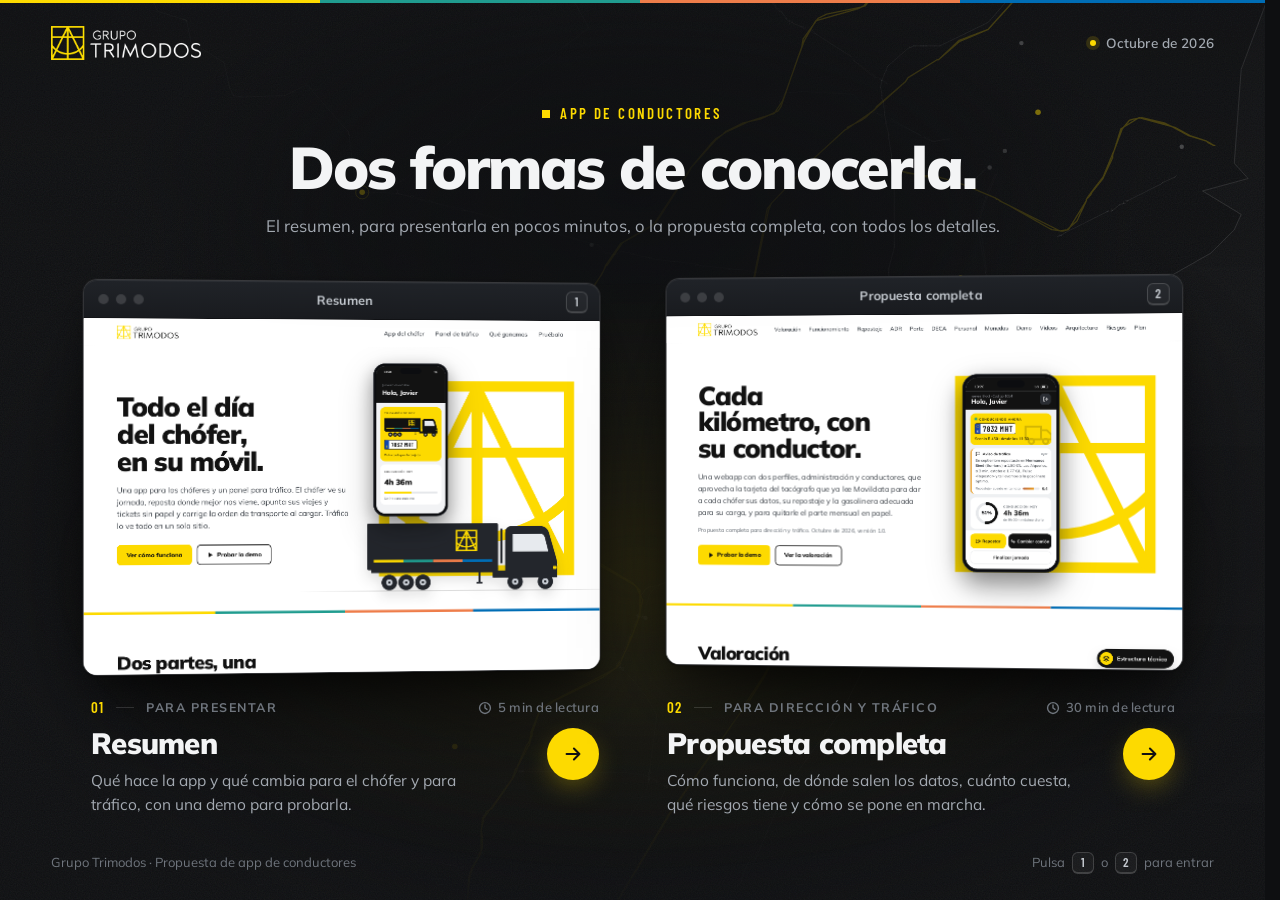
<file: index.html>
<!doctype html>
<html lang="es">
<head>
<meta charset="utf-8">
<meta name="viewport" content="width=device-width, initial-scale=1, viewport-fit=cover">
<title>App de conductores · Grupo Trimodos</title>
<meta name="description" content="Propuesta de app de conductores de Grupo Trimodos: el resumen para presentarla y la propuesta completa.">
<meta name="robots" content="noindex, nofollow">
<meta name="theme-color" content="#0E0F11">
<meta name="color-scheme" content="dark">
<link rel="icon" href="assets/img/favicon-32.png" type="image/png" sizes="32x32">
<link rel="apple-touch-icon" href="assets/img/apple-touch-icon.png">
<meta property="og:type" content="website">
<meta property="og:locale" content="es_ES">
<meta property="og:site_name" content="Grupo Trimodos">
<meta property="og:title" content="App de conductores · Propuesta">
<meta property="og:description" content="El resumen, para presentarla en pocos minutos, o la propuesta completa, con todos los detalles.">
<meta property="og:url" content="https://felixortuno.github.io/gtr-controldrive/">
<meta property="og:image" content="https://felixortuno.github.io/gtr-controldrive/assets/img/og.jpg">
<meta property="og:image:type" content="image/jpeg">
<meta property="og:image:width" content="1200">
<meta property="og:image:height" content="630">
<meta property="og:image:alt" content="App de conductores de Grupo Trimodos: resumen y propuesta completa">
<meta name="twitter:card" content="summary_large_image">
<link rel="preload" href="assets/fonts/mulish.woff2" as="font" type="font/woff2" crossorigin>
<script type="speculationrules">
{"prerender":[{"where":{"selector_matches":"a[data-launch]"},"eagerness":"moderate"}]}
</script>
<style>
@font-face{font-family:Mulish;src:url(assets/fonts/mulish.woff2) format("woff2");font-weight:200 1000;font-style:normal;font-display:swap}
@font-face{font-family:"Barlow Condensed";src:url(assets/fonts/barlow-condensed-600.woff2) format("woff2");font-weight:600;font-style:normal;font-display:swap}
@view-transition{navigation:auto}
::view-transition-old(root),::view-transition-new(root){animation-duration:.24s}

:root{
  --bg:#0E0F11;
  --line:rgba(255,255,255,.08);
  --line-2:rgba(255,255,255,.14);
  --text:#F3F4F5;
  --muted:#A3A9B1;
  --dim:#6F757D;
  --y:#FDDA00;
  --teal:#209C8F;
  --orange:#EE7D4A;
  --blue:#006DB5;
  --ease:cubic-bezier(.22,.8,.24,1);
  --gutter:clamp(16px,4vw,56px);
  --ar:1.6;
  --VW:1440px;
  --VH:900px;
  color-scheme:dark;
}
*,*::before,*::after{box-sizing:border-box}
html{background:var(--bg);scrollbar-gutter:stable;-webkit-text-size-adjust:100%;text-size-adjust:100%}
body{margin:0;min-height:100vh;min-height:100svh;display:flex;flex-direction:column;background:var(--bg);color:var(--text);font:400 16px/1.5 Mulish,system-ui,-apple-system,"Segoe UI",sans-serif;-webkit-font-smoothing:antialiased;-moz-osx-font-smoothing:grayscale;overflow-x:hidden}
img,svg{display:block}
a{color:inherit}
::selection{background:var(--y);color:#111}

/* ---------- Fondo ---------- */
.bg{position:fixed;inset:0;z-index:0;pointer-events:none;overflow:hidden;transition:opacity .5s var(--ease)}
.bg .map{position:absolute;inset:-4%;width:108%;height:108%;object-fit:cover;object-position:72% 20%;opacity:.75;will-change:transform;-webkit-mask-image:linear-gradient(180deg,#000 0%,#000 45%,transparent 100%);mask-image:linear-gradient(180deg,#000 0%,#000 45%,transparent 100%)}
.bg .shade{position:absolute;inset:0;background:radial-gradient(40% 24% at 50% 21%,rgba(14,15,17,.85) 0%,rgba(14,15,17,.5) 60%,rgba(14,15,17,0) 100%),radial-gradient(56% 48% at 50% 60%,rgba(14,15,17,.86) 0%,rgba(14,15,17,.55) 55%,rgba(14,15,17,0) 100%),linear-gradient(180deg,rgba(14,15,17,.2),rgba(14,15,17,0) 30%)}
.bg .glow{position:absolute;left:50%;top:64%;width:min(1200px,110vw);aspect-ratio:2/1;transform:translate(-50%,-50%);background:radial-gradient(closest-side,rgba(253,218,0,.10),rgba(253,218,0,.03) 55%,transparent);filter:blur(10px)}
.bg .grain{position:absolute;inset:0;opacity:.07;mix-blend-mode:overlay;background-image:url("data:image/svg+xml,%3Csvg xmlns='http://www.w3.org/2000/svg' width='180' height='180'%3E%3Cfilter id='n'%3E%3CfeTurbulence type='fractalNoise' baseFrequency='.85' numOctaves='2' stitchTiles='stitch'/%3E%3C/filter%3E%3Crect width='100%25' height='100%25' filter='url(%23n)'/%3E%3C/svg%3E")}

/* Franja de colores del grupo */
.strip{position:fixed;top:0;left:0;right:0;z-index:40;display:flex;height:3px;pointer-events:none;transition:opacity .4s var(--ease)}
.strip i{flex:1;transform-origin:left center;animation:grow 1s var(--ease) backwards;animation-delay:calc(var(--k) * 90ms)}
.strip i:nth-child(1){--k:0;background:var(--y)}
.strip i:nth-child(2){--k:1;background:var(--teal)}
.strip i:nth-child(3){--k:2;background:var(--orange)}
.strip i:nth-child(4){--k:3;background:var(--blue)}

/* Recorta lo que sobresale (p. ej. la ventana al ampliarse) sin crear una zona de desplazamiento */
.page{position:relative;flex:1;display:flex;flex-direction:column;overflow:hidden;overflow:clip}

/* ---------- Cabecera ---------- */
.top{position:relative;z-index:2;width:100%;max-width:1360px;margin:0 auto;display:flex;align-items:center;justify-content:space-between;gap:16px;padding:26px var(--gutter) 0;transition:opacity .4s var(--ease);animation:fade .8s var(--ease) .1s backwards}
.brand{display:inline-flex;border-radius:6px;outline-offset:6px}
.brand img{width:150px;height:auto}
.top .date{margin:0;display:flex;align-items:center;gap:10px;color:var(--muted);font-size:13.5px;font-weight:600;letter-spacing:.01em}
.top .date::before{content:"";width:6px;height:6px;border-radius:50%;background:var(--y);box-shadow:0 0 0 4px rgba(253,218,0,.14)}

/* ---------- Escenario ---------- */
.stage{position:relative;z-index:1;flex:1;display:flex;flex-direction:column;justify-content:center;width:100%;padding:clamp(20px,4vh,56px) 0 clamp(20px,3.5vh,44px)}
.intro{text-align:center;padding:0 var(--gutter);margin:0 auto clamp(26px,4.6vh,56px);max-width:1120px;transition:opacity .4s var(--ease)}
.eyebrow{margin:0 0 16px;display:inline-flex;align-items:center;gap:10px;font:600 15px/1 "Barlow Condensed","Arial Narrow",sans-serif;letter-spacing:.16em;text-transform:uppercase;color:var(--y);animation:rise-s .9s var(--ease) .15s backwards}
.eyebrow::before{content:"";width:8px;height:8px;background:var(--y)}
h1{margin:0;font-weight:900;font-size:clamp(38px,4.6vw,80px);line-height:1.02;letter-spacing:-.035em;text-wrap:balance;animation:rise-s 1s var(--ease) .22s backwards}
.lead{margin:16px auto 0;max-width:62ch;color:var(--muted);font-size:clamp(16px,1.3vw,19px);line-height:1.55;text-wrap:balance;animation:rise-s 1s var(--ease) .3s backwards}

/* ---------- Opciones ---------- */
.options{--gap:clamp(36px,5vw,84px);position:relative;display:grid;grid-template-columns:repeat(2,minmax(0,var(--w,560px)));justify-content:center;gap:var(--gap);padding:0 var(--gutter);list-style:none;margin:0}
.opt{position:relative;transition:opacity .45s var(--ease),transform .7s var(--ease)}
.opt.is-launching{z-index:20}
.stage.is-front{z-index:50}
.slot{position:relative;perspective:1700px;animation:rise 1.25s var(--ease) backwards;animation-delay:calc(.32s + var(--i) * .13s)}
.opt:nth-child(1) .slot{perspective-origin:calc(100% + var(--gap) / 2) 40%}
.opt:nth-child(2) .slot{perspective-origin:calc(0% - var(--gap) / 2) 40%}

.win{position:relative;border-radius:14px;background:#17191C;border:1px solid var(--line-2);transform-origin:50% 50%;will-change:transform;-webkit-backface-visibility:hidden;backface-visibility:hidden}
.win::before{content:"";position:absolute;inset:-1px;z-index:-1;border-radius:inherit;pointer-events:none;box-shadow:0 1px 2px rgba(0,0,0,.4),0 18px 36px -10px rgba(0,0,0,.55),0 50px 110px -30px rgba(0,0,0,.75);transition:opacity .35s var(--ease)}
.win::after{content:"";position:absolute;inset:-1px;z-index:3;border-radius:inherit;pointer-events:none;box-shadow:0 0 0 1px rgba(253,218,0,.7),0 0 0 6px rgba(253,218,0,.08),0 30px 90px -24px rgba(253,218,0,.35);opacity:0;transition:opacity .45s var(--ease)}

.bar{container-type:inline-size;position:relative;display:flex;align-items:center;gap:12px;height:38px;padding:0 12px 0 14px;border-radius:13px 13px 0 0;background:linear-gradient(180deg,#202328,#191B1F);border-bottom:1px solid rgba(0,0,0,.5);box-shadow:inset 0 1px 0 rgba(255,255,255,.06)}
.lights{display:flex;gap:7px}
.lights i{width:10px;height:10px;border-radius:50%;background:rgba(255,255,255,.14);transition:background-color .35s var(--ease)}
.lights i:nth-child(2){transition-delay:.05s}
.lights i:nth-child(3){transition-delay:.1s}
.bar-title{position:absolute;left:50%;transform:translateX(-50%);max-width:calc(100% - 150px);overflow:hidden;white-space:nowrap;text-overflow:ellipsis;font-size:12.5px;font-weight:700;letter-spacing:.01em;color:#C5CAD0}
.bar-title span{color:var(--dim);font-weight:600}
kbd,.key{display:inline-grid;place-items:center;min-width:22px;height:22px;padding:0 6px;border-radius:6px;border:1px solid rgba(255,255,255,.16);border-bottom-width:2px;background:rgba(255,255,255,.04);font:600 13px/1 "Barlow Condensed","Arial Narrow",sans-serif;color:#C5CAD0}
.bar .key{margin-left:auto}

.view{position:relative;aspect-ratio:var(--ar);overflow:hidden;border-radius:0 0 13px 13px;background:#fff;isolation:isolate}
.vp{position:absolute;left:0;top:0;width:100%;overflow:hidden}
.vp iframe{display:block;width:var(--VW);height:var(--VH);border:0;transform:scale(var(--s,.4));transform-origin:0 0;opacity:0;transition:opacity .6s var(--ease);background:#fff}
.win.is-ready .vp iframe{opacity:1}
.glare{position:absolute;inset:0;z-index:2;pointer-events:none;opacity:0;transition:opacity .5s var(--ease);background:radial-gradient(520px circle at var(--gx,50%) var(--gy,0%),rgba(255,255,255,.16),transparent 45%),linear-gradient(180deg,rgba(255,255,255,.05),transparent 22%)}

/* Esqueleto mientras carga la vista previa */
.skel{position:absolute;inset:0;background:#fff;transition:opacity .5s var(--ease) .1s}
.win.is-ready .skel{opacity:0}
.skel i{position:absolute;display:block;border-radius:3px;background:#ECEDEF}
.skel .s-nav{left:0;right:0;top:0;height:7.6%;border-radius:0;background:#fff;border-bottom:1px solid #EFF0F2}
.skel .s-logo{left:11%;top:2.3%;width:10.5%;height:3%;background:#F7EBA6}
.skel .s-h{left:11%;width:33%;height:7%;background:#DADCE0}
.skel .s-h1{top:21%}.skel .s-h2{top:30.5%;width:38%}.skel .s-h3{top:40%;width:26%}
.skel .s-p{left:11%;width:40%;height:2.3%}
.skel .s-p1{top:53%}.skel .s-p2{top:58%}.skel .s-p3{top:63%;width:30%}
.skel .s-btn{left:11%;top:70%;width:13%;height:6%;border-radius:5px;background:#FBE77E}
.skel .s-btn2{left:25.5%;width:13%;background:#fff;box-shadow:inset 0 0 0 2px #DADCE0}
.skel .s-art{left:56%;top:17%;width:34%;height:54%;border-radius:2px;background:none;box-shadow:inset 0 0 0 7px #FBE77E}
.skel::after{content:"";position:absolute;inset:0;background:linear-gradient(100deg,transparent 35%,rgba(255,255,255,.75) 50%,transparent 65%);animation:shimmer 1.5s ease-in-out infinite;transform:translateX(-100%)}

/* Pie de cada opción */
.cap{container-type:inline-size;display:grid;grid-template-columns:1fr auto;column-gap:20px;padding:26px 2px 0;animation:rise-s 1s var(--ease) backwards;animation-delay:calc(.5s + var(--i) * .13s);transition:opacity .3s var(--ease)}
.cap-top{grid-column:1/-1;display:flex;align-items:center;gap:12px;margin-bottom:10px;font-size:12.5px;font-weight:700;letter-spacing:.12em;text-transform:uppercase;color:var(--dim)}
.num{font:600 15px/1 "Barlow Condensed","Arial Narrow",sans-serif;letter-spacing:.08em;color:var(--y)}
.cap-top .sep{width:18px;height:1px;background:var(--line-2)}
.time{margin-left:auto;display:inline-flex;align-items:center;gap:6px;letter-spacing:.02em;text-transform:none;font-weight:600;font-size:13px}
.time svg{width:14px;height:14px}
.cap h2{grid-column:1;margin:0;font-size:clamp(26px,2.3vw,34px);font-weight:900;line-height:1.05;letter-spacing:-.025em}
.go{text-decoration:none;outline:none}
.go::after{content:"";position:absolute;inset:0;z-index:5;border-radius:16px;cursor:pointer}
.cap p{grid-column:1;margin:10px 0 0;max-width:46ch;color:var(--muted);font-size:15.5px;line-height:1.55;text-wrap:pretty}
.chips{grid-column:1/-1;display:flex;flex-wrap:wrap;gap:7px;margin:16px 0 0;padding:0;list-style:none}
.chips li{padding:5px 11px;border-radius:999px;border:1px solid var(--line-2);font-size:12.5px;font-weight:600;color:#C2C7CD;background:rgba(255,255,255,.02);transition:border-color .35s var(--ease),color .35s var(--ease)}
.cta{grid-column:2;grid-row:2/span 2;align-self:start;display:grid;place-items:center;width:52px;height:52px;border-radius:50%;background:var(--y);color:#111;box-shadow:0 10px 30px -10px rgba(253,218,0,.6);transition:transform .45s var(--ease),box-shadow .45s var(--ease)}
.cta svg{width:22px;height:22px;transition:transform .45s var(--ease)}

/* Estados */
.opt.is-on .win::after{opacity:1}
.opt.is-on .lights i:nth-child(1){background:var(--y)}
.opt.is-on .lights i:nth-child(2){background:var(--teal)}
.opt.is-on .lights i:nth-child(3){background:var(--orange)}
.opt.is-on .glare{opacity:1}
.opt.is-on .cta{transform:scale(1.07);box-shadow:0 14px 36px -10px rgba(253,218,0,.8)}
.opt.is-on .cta svg{transform:translateX(3px)}
.opt.is-on .chips li{border-color:rgba(253,218,0,.28);color:#E4E7EA}
.options.has-on .opt:not(.is-on){opacity:.5}
.opt:has(.go:focus-visible) .win{outline:2px solid var(--y);outline-offset:6px}

/* ---------- Pie ---------- */
.foot{position:relative;z-index:2;width:100%;max-width:1360px;margin:0 auto;display:flex;align-items:center;justify-content:space-between;gap:16px;padding:0 var(--gutter) 26px;color:var(--dim);font-size:13px;transition:opacity .4s var(--ease);animation:fade .8s var(--ease) .8s backwards}
.foot p{margin:0}
.hint{display:flex;align-items:center;gap:7px}

/* ---------- Lanzamiento ---------- */
.is-launching .top,.is-launching .intro,.is-launching .foot,.is-launching .strip,.is-launching .bg{opacity:0}
.is-launching .opt:not(.is-launching){opacity:0;transform:scale(.94)}
.opt.is-launching .cap{opacity:0}
.opt.is-launching .win::before,.opt.is-launching .win::after,.opt.is-launching .glare{opacity:0;transition-duration:.25s}
.opt.is-launching .view{overflow:visible}
.opt.is-launching .go::after{cursor:default}
html.is-launching{cursor:progress}

/* ---------- Animaciones ---------- */
@keyframes grow{from{transform:scaleX(0)}}
@keyframes fade{from{opacity:0}}
@keyframes rise-s{from{opacity:0;transform:translateY(18px)}}
@keyframes rise{from{opacity:0;transform:translateY(70px) scale(.94)}}
@keyframes shimmer{to{transform:translateX(100%)}}

/* ---------- Adaptación ---------- */
@container (max-width:500px){
  .bar-title span{display:none}
}
@container (max-width:490px){
  .cap-top .sep,.time .rd{display:none}
  .cap h2{font-size:27px}
}
@media (min-width:900px){
  .lead{max-width:none}
}
/* En pantallas de escritorio el tamaño de las ventanas lo ajusta el script para que todo quepa sin desplazarse */
@media (min-width:900px) and (max-height:1000px){
  .chips{display:none}
}
@media (min-width:900px) and (max-height:820px){
  .eyebrow{margin-bottom:12px}
  h1{font-size:clamp(36px,4.2vw,60px)}
  .lead{margin-top:10px;font-size:16px}
  .cap{padding-top:20px}
  .cap-top{margin-bottom:8px}
  .cap p{font-size:14.5px;margin-top:8px}
}
@media (min-width:900px) and (max-height:800px){
  .lead{display:none}
}
@media (max-width:899px){
  .options{grid-template-columns:minmax(0,640px);gap:56px}
  .opt .slot{perspective-origin:50% 40%}
  .stage{justify-content:flex-start;padding-top:40px}
}
@media (max-width:600px){
  .top{padding-top:20px}
  .brand img{width:126px}
  .top .date{font-size:12.5px}
  .stage{padding-top:34px}
  .intro{margin-bottom:34px}
  .eyebrow{font-size:14px}
  .lead{font-size:16px}
  .bar{height:34px;padding-left:12px}
  .lights{gap:6px}
  .lights i{width:9px;height:9px}
  .bar-title{font-size:12px;max-width:calc(100% - 120px)}
  .bar-title span,.cap-top .sep,.time .rd{display:none}
  .cap{padding-top:20px;column-gap:14px}
  .cap-top{gap:10px;letter-spacing:.1em}
  .cta{width:46px;height:46px}
  .cap p{font-size:15px}
  .foot{flex-direction:column;align-items:flex-start;padding-top:8px}
}
@media (hover:none){
  .key,.hint{display:none}
}
@media (prefers-reduced-motion:reduce){
  *,*::before,*::after{animation-duration:.01ms!important;animation-delay:0s!important;transition-duration:.01ms!important}
}
</style>
</head>
<body>
<div class="strip" aria-hidden="true"><i></i><i></i><i></i><i></i></div>

<div class="bg" aria-hidden="true">
  <img class="map" src="assets/img/mapa.svg" alt="" decoding="async">
  <div class="shade"></div>
  <div class="glow"></div>
  <div class="grain"></div>
</div>

<div class="page">
<header class="top">
  <a class="brand" href="./" aria-label="Grupo Trimodos, inicio"><img src="assets/img/grupo-trimodos-blanco.png" width="150" height="34" alt="Grupo Trimodos"></a>
  <p class="date">Octubre de 2026</p>
</header>

<main class="stage">
  <section class="intro">
    <p class="eyebrow">App de conductores</p>
    <h1>Dos formas de conocerla.</h1>
    <p class="lead">El resumen, para presentarla en pocos minutos, o la propuesta completa, con todos los detalles.</p>
  </section>

  <ul class="options" aria-label="Propuestas">
    <li class="opt" data-key="1" style="--i:0">
      <div class="slot">
        <div class="win">
          <div class="bar" aria-hidden="true">
            <span class="lights"><i></i><i></i><i></i></span>
            <span class="bar-title">Resumen <span>· App de conductores</span></span>
            <kbd class="key">1</kbd>
          </div>
          <div class="view" inert aria-hidden="true">
            <div class="skel"><i class="s-nav"></i><i class="s-logo"></i><i class="s-h s-h1"></i><i class="s-h s-h2"></i><i class="s-h s-h3"></i><i class="s-p s-p1"></i><i class="s-p s-p2"></i><i class="s-p s-p3"></i><i class="s-btn"></i><i class="s-btn s-btn2"></i><i class="s-art"></i></div>
            <div class="vp"><iframe src="propuesta-app-conductores-direccion.html" title="Vista previa del resumen" tabindex="-1" scrolling="no"></iframe></div>
            <div class="glare"></div>
          </div>
        </div>
      </div>
      <div class="cap">
        <div class="cap-top"><span class="num">01</span><span class="sep"></span><span>Para presentar</span><span class="time"><svg viewBox="0 0 16 16" fill="none" stroke="currentColor" stroke-width="1.6" aria-hidden="true"><circle cx="8" cy="8" r="6.2"/><path d="M8 4.6V8l2.3 1.6" stroke-linecap="round"/></svg><span>5 min<span class="rd"> de lectura</span></span></span></div>
        <h2><a class="go" href="propuesta-app-conductores-direccion.html" data-launch aria-describedby="d1">Resumen</a></h2>
        <p id="d1">Qué hace la app y qué cambia para el chófer y para tráfico, con una demo para probarla.</p>
        <span class="cta" aria-hidden="true"><svg viewBox="0 0 24 24" fill="none" stroke="currentColor" stroke-width="2.2" stroke-linecap="round" stroke-linejoin="round"><path d="M5 12h14M13 6l6 6-6 6"/></svg></span>
        <ul class="chips" aria-label="Contenido del resumen"><li>App del chófer</li><li>Panel de tráfico</li><li>Qué ganamos</li></ul>
      </div>
    </li>

    <li class="opt" data-key="2" style="--i:1">
      <div class="slot">
        <div class="win">
          <div class="bar" aria-hidden="true">
            <span class="lights"><i></i><i></i><i></i></span>
            <span class="bar-title">Propuesta completa <span>· App de conductores</span></span>
            <kbd class="key">2</kbd>
          </div>
          <div class="view" inert aria-hidden="true">
            <div class="skel"><i class="s-nav"></i><i class="s-logo"></i><i class="s-h s-h1"></i><i class="s-h s-h2"></i><i class="s-h s-h3"></i><i class="s-p s-p1"></i><i class="s-p s-p2"></i><i class="s-p s-p3"></i><i class="s-btn"></i><i class="s-btn s-btn2"></i><i class="s-art"></i></div>
            <div class="vp"><iframe src="propuesta-app-conductores-trimodos.html" title="Vista previa de la propuesta completa" tabindex="-1" scrolling="no"></iframe></div>
            <div class="glare"></div>
          </div>
        </div>
      </div>
      <div class="cap">
        <div class="cap-top"><span class="num">02</span><span class="sep"></span><span>Para dirección y tráfico</span><span class="time"><svg viewBox="0 0 16 16" fill="none" stroke="currentColor" stroke-width="1.6" aria-hidden="true"><circle cx="8" cy="8" r="6.2"/><path d="M8 4.6V8l2.3 1.6" stroke-linecap="round"/></svg><span>30 min<span class="rd"> de lectura</span></span></span></div>
        <h2><a class="go" href="propuesta-app-conductores-trimodos.html" data-launch aria-describedby="d2">Propuesta completa</a></h2>
        <p id="d2">Cómo funciona, de dónde salen los datos, cuánto cuesta, qué riesgos tiene y cómo se pone en marcha.</p>
        <span class="cta" aria-hidden="true"><svg viewBox="0 0 24 24" fill="none" stroke="currentColor" stroke-width="2.2" stroke-linecap="round" stroke-linejoin="round"><path d="M5 12h14M13 6l6 6-6 6"/></svg></span>
        <ul class="chips" aria-label="Contenido de la propuesta completa"><li>Valoración</li><li>Repostaje</li><li>ADR</li><li>Parte mensual</li><li>Arquitectura</li><li>Riesgos</li><li>Plan</li></ul>
      </div>
    </li>
  </ul>
</main>

<footer class="foot">
  <p>Grupo Trimodos · Propuesta de app de conductores</p>
  <p class="hint">Pulsa <kbd>1</kbd> o <kbd>2</kbd> para entrar</p>
</footer>
</div>

<script>
(() => {
  const root = document.documentElement;
  const reduce = matchMedia('(prefers-reduced-motion: reduce)');
  const list = document.querySelector('.options');
  const map = document.querySelector('.bg .map');
  const cards = [...document.querySelectorAll('.opt')].map((el, i) => ({
    el, i,
    key: el.dataset.key,
    link: el.querySelector('[data-launch]'),
    slot: el.querySelector('.slot'),
    win: el.querySelector('.win'),
    view: el.querySelector('.view'),
    vp: el.querySelector('.vp'),
    frame: el.querySelector('iframe'),
    fw: null,
    s: .4, yaw: 0,
    rx: 0, ry: 0, lift: 0, y: 0, z: 0,
    trx: 0, try_: 0, tlift: 0,
    hover: false, hoverAt: 0,
    scroll: 0, peek: 0
  }));

  /* Medidas: la vista previa se pinta al tamaño real de la ventana y se escala,
     así lo que se ve dentro es exactamente la página a la que se entra. */
  const head = document.querySelector('.top');
  const foot = document.querySelector('.foot');
  const stage = document.querySelector('.stage');
  const intro = document.querySelector('.intro');
  let VW = 0, VH = 0, wide = true;
  function measure() {
    VW = root.clientWidth;
    VH = innerHeight;
    wide = VW >= 900;
    const ar = Math.max(VW / VH, wide ? 1.45 : 1.3);
    root.style.setProperty('--ar', ar.toFixed(4));
    root.style.setProperty('--VW', VW + 'px');
    root.style.setProperty('--VH', VH + 'px');
    layout(ar);
    cards.forEach(c => {
      c.yaw = wide && !reduce.matches ? (c.i === 0 ? 5 : -5) : 0;
      if (!c.hover) c.try_ = c.yaw;
      fit(c);
    });
  }
  /* En escritorio, ventanas tan grandes como quepan sin tener que desplazarse */
  function layout(ar) {
    if (!wide) { list.style.removeProperty('--w'); return; }
    const ls = getComputedStyle(list);
    const maxW = Math.min(660, (VW - 2 * parseFloat(ls.paddingLeft) - parseFloat(ls.columnGap)) / 2);
    let w = maxW;
    for (let n = 0; n < 4; n++) {
      list.style.setProperty('--w', w.toFixed(1) + 'px');
      const ss = getComputedStyle(stage);
      const need = head.offsetHeight + foot.offsetHeight + parseFloat(ss.paddingTop) + parseFloat(ss.paddingBottom)
        + intro.offsetHeight + parseFloat(getComputedStyle(intro).marginBottom) + list.offsetHeight + 8;
      const next = Math.max(360, Math.min(maxW, w + (VH - need) * ar));
      if (Math.abs(next - w) < 1) break;
      w = next;
    }
    list.style.setProperty('--w', Math.floor(w) + 'px');
  }
  function fit(c) {
    const w = c.view.clientWidth;
    if (!w || !VW) return;
    c.s = w / VW;
    c.el.style.setProperty('--s', c.s.toFixed(5));
    c.vp.style.height = (VH * c.s) + 'px';
  }
  let resizeRaf = 0;
  addEventListener('resize', () => {
    if (active) return;
    cancelAnimationFrame(resizeRaf);
    resizeRaf = requestAnimationFrame(measure);
  });
  const ro = new ResizeObserver(() => { if (!active) cards.forEach(fit); });
  cards.forEach(c => ro.observe(c.view));
  measure();
  cards.forEach(c => { c.ry = c.try_ = c.yaw; });
  if (document.fonts) document.fonts.ready.then(() => { if (!active) measure(); });

  /* Vistas previas: aparecen al cargar. En el mismo dominio se puede además
     desplazar la página de dentro al pasar el ratón. */
  function ready(c) {
    if (c.win.classList.contains('is-ready')) return;
    c.win.classList.add('is-ready');
    try {
      const w = c.frame.contentWindow, d = w.document;
      const st = d.createElement('style');
      st.textContent = 'html{scroll-behavior:auto!important;scrollbar-width:none}html::-webkit-scrollbar{display:none}';
      d.head.append(st);
      c.fw = w;
    } catch (e) { c.fw = null; }
  }
  cards.forEach(c => {
    c.frame.addEventListener('load', () => ready(c));
    try { if (c.frame.contentDocument && c.frame.contentDocument.readyState === 'complete' && c.frame.contentDocument.body.childElementCount) ready(c); } catch (e) {}
    setTimeout(() => ready(c), 6000);
  });

  /* Estado activo (ratón o teclado) */
  function setOn(c, on) {
    c.el.classList.toggle('is-on', on);
    list.classList.toggle('has-on', cards.some(x => x.el.classList.contains('is-on')));
  }

  /* Inclinación 3D y brillo que sigue al cursor */
  let px = 0, py = 0, mx = 0, my = 0;
  addEventListener('pointermove', e => {
    if (e.pointerType !== 'mouse') return;
    px = e.clientX / innerWidth - .5;
    py = e.clientY / innerHeight - .5;
  }, { passive: true });
  const clamp = (v, a, b) => Math.min(b, Math.max(a, v));
  cards.forEach(c => {
    c.el.addEventListener('pointerenter', e => {
      if (e.pointerType !== 'mouse' || active) return;
      c.hover = true; c.hoverAt = performance.now();
      setOn(c, true);
    });
    c.el.addEventListener('pointermove', e => {
      if (e.pointerType !== 'mouse' || active) return;
      const r = c.slot.getBoundingClientRect();
      const x = clamp((e.clientX - r.left) / r.width, 0, 1);
      const y = clamp((e.clientY - r.top) / r.height, 0, 1);
      if (!reduce.matches) {
        c.try_ = (x - .5) * 10;
        c.trx = (.5 - y) * 8;
        c.tlift = 1;
      }
      c.view.style.setProperty('--gx', (x * 100).toFixed(1) + '%');
      c.view.style.setProperty('--gy', (y * 100).toFixed(1) + '%');
    });
    c.el.addEventListener('pointerleave', e => {
      if (e.pointerType !== 'mouse' || active) return;
      c.hover = false; c.trx = 0; c.try_ = c.yaw; c.tlift = 0;
      setOn(c, false);
    });
    c.link.addEventListener('focus', () => { if (!active) setOn(c, true); });
    c.link.addEventListener('blur', () => { if (!active && !c.hover) setOn(c, false); });
    c.link.addEventListener('click', e => {
      if (e.defaultPrevented || e.button !== 0 || e.metaKey || e.ctrlKey || e.shiftKey || e.altKey) return;
      e.preventDefault();
      launch(c);
    });
  });

  /* Bucle de animación: flotación, inclinación, desplazamiento de la vista previa y paralaje del mapa */
  let last = performance.now();
  function loop(now) {
    const dt = Math.min(64, now - last); last = now;
    const k = 1 - Math.exp(-dt / 120);
    const motion = !reduce.matches;
    for (const c of cards) {
      if (c !== active) {
        c.rx += (c.trx - c.rx) * k;
        c.ry += (c.try_ - c.ry) * k;
        c.lift += (c.tlift - c.lift) * k;
        const float = motion ? Math.sin(now / 6500 * Math.PI * 2 + c.i * 2.3) * (wide ? 7 : 4) : 0;
        c.y = float - c.lift * 8;
        c.z = c.lift * 34;
        c.win.style.transform = `translate3d(0px, ${c.y.toFixed(2)}px, ${c.z.toFixed(2)}px) rotateX(${c.rx.toFixed(3)}deg) rotateY(${c.ry.toFixed(3)}deg) scale(1)`;
      }
      if (c.fw) {
        if (motion && c.hover && !active && now - c.hoverAt > 900) {
          const max = Math.min(c.fw.document.documentElement.scrollHeight - VH, VH * 2.6);
          c.peek = Math.min(Math.max(0, max), c.peek + dt * .11);
        } else {
          c.peek += (0 - c.peek) * (active ? 1 - Math.exp(-dt / 70) : k * .6);
          if (c.peek < .5) c.peek = 0;
        }
        if (Math.abs(c.peek - c.scroll) >= .5 || (c.peek === 0 && c.scroll !== 0)) {
          c.scroll = c.peek;
          c.fw.scrollTo({ top: Math.round(c.scroll), behavior: 'instant' });
        }
      }
    }
    if (motion) {
      mx += (px - mx) * k * .5;
      my += (py - my) * k * .5;
      map.style.transform = `translate3d(${(-mx * 18).toFixed(2)}px, ${(-my * 12).toFixed(2)}px, 0)`;
    }
    requestAnimationFrame(loop);
  }
  requestAnimationFrame(loop);

  /* Entrada: la ventana crece hasta ocupar la pantalla y se convierte en la página */
  let active = null, anims = [];
  const stop = e => e.preventDefault();
  function lockScroll(on) {
    const m = on ? 'addEventListener' : 'removeEventListener';
    window[m]('wheel', stop, { passive: false });
    window[m]('touchmove', stop, { passive: false });
  }
  function launch(c) {
    if (active) return;
    const href = c.link.href;
    if (reduce.matches) { location.href = href; return; }
    active = c;
    setOn(c, true);
    c.slot.getAnimations().forEach(a => a.finish());
    const from = `translate3d(0px, ${c.y}px, ${c.z}px) rotateX(${c.rx}deg) rotateY(${c.ry}deg) scale(1)`;
    const r = c.slot.getBoundingClientRect();
    const vx = r.left + c.win.clientLeft + c.view.offsetLeft;
    const vy = r.top + c.win.clientTop + c.view.offsetTop;
    const cx = r.left + c.win.offsetWidth / 2;
    const cy = r.top + c.win.offsetHeight / 2;
    const S = VW / c.view.offsetWidth;
    const tx = -cx - S * (vx - cx);
    const ty = -cy - S * (vy - cy);
    const to = `translate3d(${tx}px, ${ty}px, 0px) rotateX(0deg) rotateY(0deg) scale(${S})`;
    const crop = Math.max(0, VH * c.s - c.view.offsetHeight);
    root.classList.add('is-launching');
    stage.classList.add('is-front');
    c.el.classList.add('is-launching');
    lockScroll(true);
    const opts = { duration: 820, easing: 'cubic-bezier(.76,0,.18,1)', fill: 'forwards' };
    anims = [
      c.win.animate([{ transform: from }, { transform: to }], opts),
      c.vp.animate([
        { clipPath: `inset(0px 0px ${crop}px 0px round 0px 0px 13px 13px)` },
        { clipPath: 'inset(0px 0px 0px 0px round 0px 0px 0px 0px)' }
      ], opts)
    ];
    anims[0].finished.then(() => { location.href = href; }).catch(() => {});
  }

  /* Al volver atrás (caché del navegador), la ventana se recoge a su sitio */
  addEventListener('pageshow', e => {
    if (!e.persisted || !active) return;
    const c = active;
    root.classList.remove('is-launching');
    anims.forEach(a => { a.playbackRate = 1.1; a.reverse(); });
    Promise.all(anims.map(a => a.finished)).then(() => {
      anims.forEach(a => a.cancel());
      anims = [];
      c.el.classList.remove('is-launching');
      stage.classList.remove('is-front');
      c.hover = false; c.trx = 0; c.try_ = c.yaw; c.tlift = 0;
      setOn(c, false);
      active = null;
      lockScroll(false);
      measure();
    }).catch(() => {});
  });

  /* Teclado: 1 y 2 para entrar, flechas para cambiar de opción */
  addEventListener('keydown', e => {
    if (active || e.defaultPrevented || e.metaKey || e.ctrlKey || e.altKey) return;
    const c = cards.find(x => x.key === e.key);
    if (c) { e.preventDefault(); c.link.focus({ preventScroll: true }); launch(c); return; }
    const cur = cards.findIndex(x => x.link === document.activeElement);
    if (e.key === 'ArrowLeft' || e.key === 'ArrowRight' || (cur >= 0 && (e.key === 'ArrowUp' || e.key === 'ArrowDown'))) {
      const dir = e.key === 'ArrowLeft' || e.key === 'ArrowUp' ? -1 : 1;
      const next = cards[cur < 0 ? (dir > 0 ? 0 : cards.length - 1) : (cur + dir + cards.length) % cards.length];
      e.preventDefault();
      next.link.focus();
    }
  });
})();
</script>
</body>
</html>
</file>
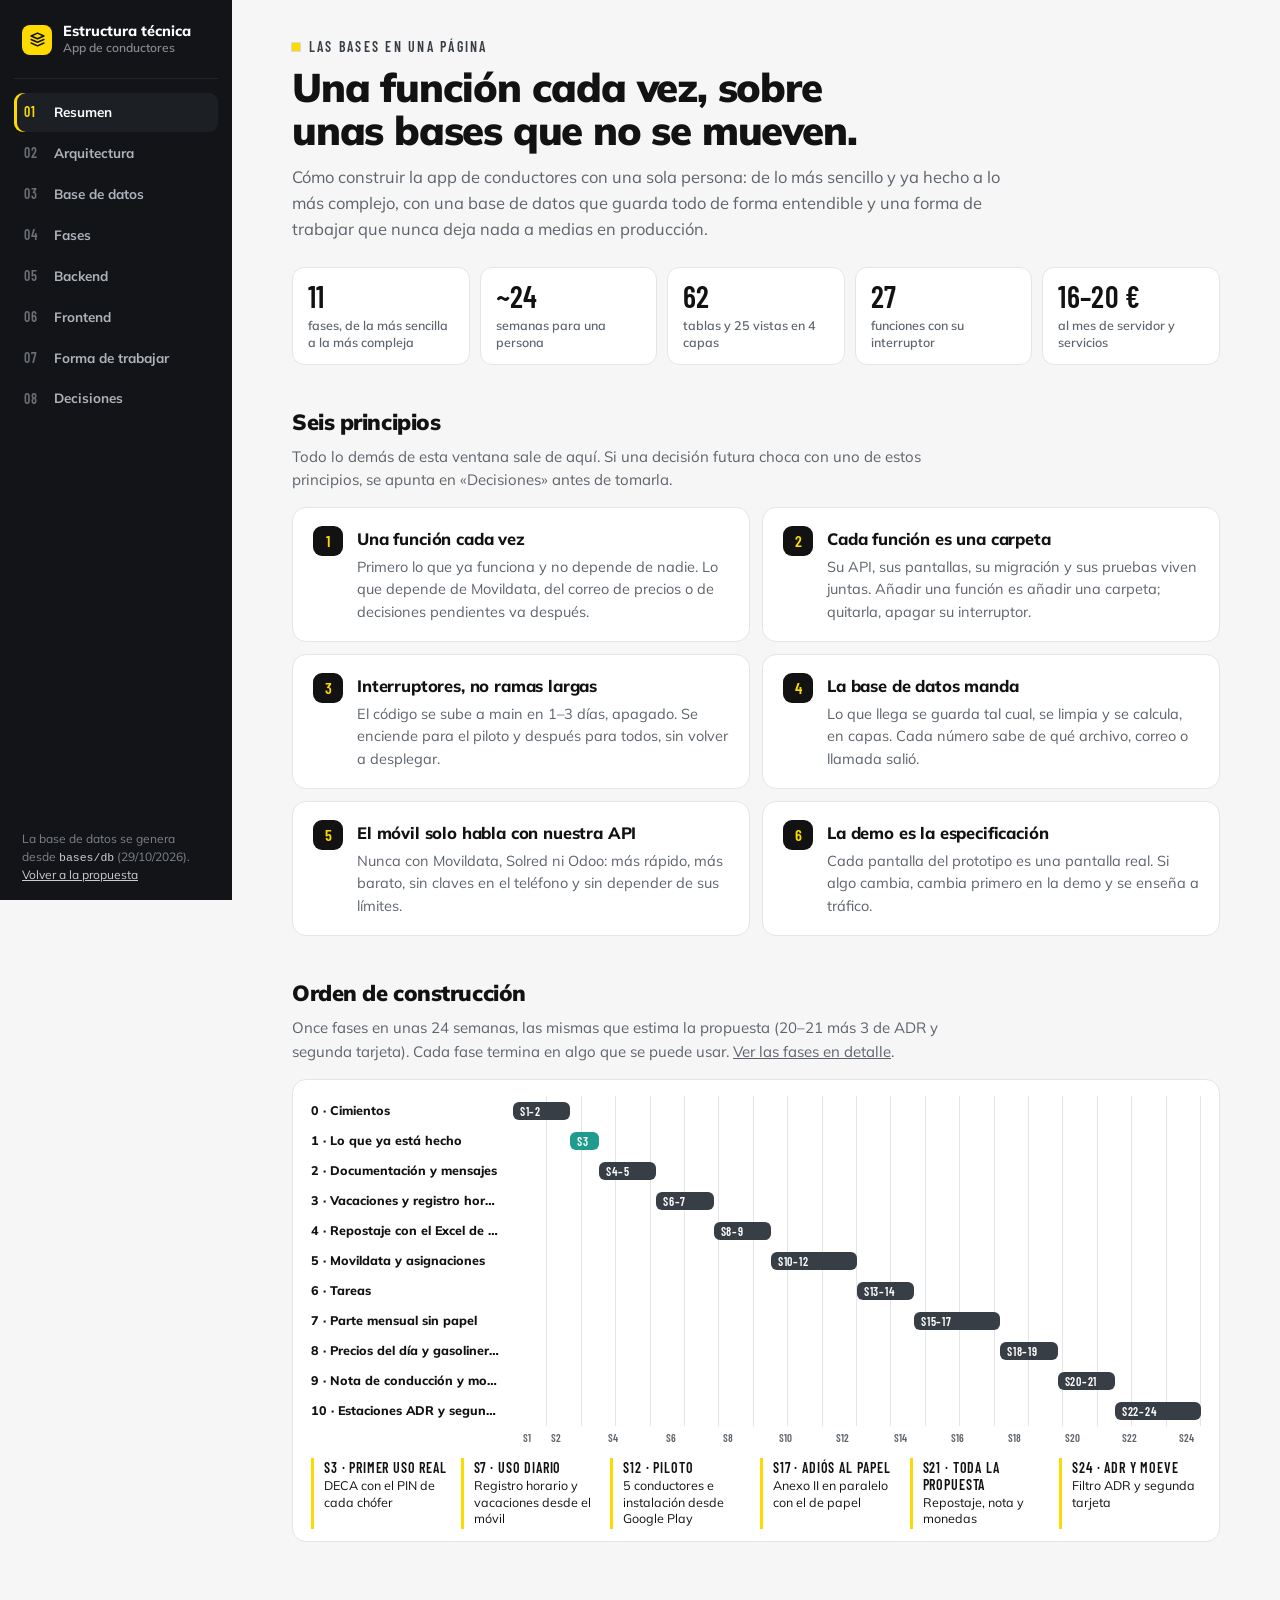
<file: estructura-tecnica.html>
<!doctype html>
<html lang="es">
<head>
<meta charset="utf-8">
<meta name="viewport" content="width=device-width, initial-scale=1, viewport-fit=cover">
<title>Estructura técnica · App de conductores</title>
<meta name="description" content="Bases para construir la app de conductores de Grupo Trimodos: arquitectura, base de datos, fases de desarrollo, backend, frontend y forma de trabajar.">
<meta name="robots" content="noindex, nofollow">
<meta name="theme-color" content="#121212">
<meta name="color-scheme" content="light">
<link rel="icon" href="assets/img/favicon-32.png" type="image/png" sizes="32x32">
<link rel="preload" href="assets/fonts/mulish.woff2" as="font" type="font/woff2" crossorigin>
<style>
@font-face{font-family:Mulish;src:url(assets/fonts/mulish.woff2) format("woff2");font-weight:200 1000;font-style:normal;font-display:swap}
@font-face{font-family:"Barlow Condensed";src:url(assets/fonts/barlow-condensed-600.woff2) format("woff2");font-weight:600;font-style:normal;font-display:swap}

:root{
  --y:#FDDA00;--ink:#121212;--ink2:#383E45;--bg:#F6F6F6;--card:#fff;--muted:#5D646C;--line:#E3E5E8;--line2:#D3D7DC;
  --ok:#209C8F;--warn:#E8930C;--bad:#D9443F;--info:#006DB5;--orange:#EE7D4A;
  --c-ingesta:#EE7D4A;--c-nucleo:#006DB5;--c-calculo:#209C8F;--c-sistema:#5D646C;
  --side:#121417;--side2:#1c1f23;
  --cond:"Barlow Condensed","Arial Narrow",sans-serif;
  --mono:ui-monospace,"SF Mono",Menlo,Consolas,monospace;
  color-scheme:light;
}
*,*::before,*::after{box-sizing:border-box}
html{-webkit-text-size-adjust:100%;text-size-adjust:100%;scroll-padding-top:16px}
body{margin:0;background:var(--bg);color:var(--ink);font:400 15px/1.55 Mulish,system-ui,-apple-system,"Segoe UI",sans-serif;-webkit-font-smoothing:antialiased}
a{color:inherit}
code,kbd{font-family:var(--mono);font-size:.88em}
::selection{background:var(--y);color:var(--ink)}
button{font:inherit;color:inherit}
:focus-visible{outline:2px solid var(--ink);outline-offset:2px}

/* ---------- Estructura ---------- */
.shell{display:grid;grid-template-columns:232px minmax(0,1fr);min-height:100vh}
.side{position:sticky;top:0;height:100vh;display:flex;flex-direction:column;background:var(--side);color:#c9cdd3;padding:22px 14px 16px;overflow:auto}
.brand{display:flex;align-items:center;gap:11px;padding:0 8px 20px;border-bottom:1px solid rgba(255,255,255,.07);margin-bottom:14px}
.brand i{width:30px;height:30px;flex:none;border-radius:8px;background:var(--y);display:grid;place-items:center}
.brand i svg{width:17px;height:17px;color:var(--ink)}
.brand b{display:block;color:#fff;font-weight:800;font-size:14.5px;line-height:1.2}
.brand small{display:block;color:#878c93;font-size:12px;font-weight:600}
.nav{list-style:none;margin:0;padding:0;display:flex;flex-direction:column;gap:2px}
.nav a{display:flex;align-items:center;gap:12px;padding:9px 10px;border-radius:9px;text-decoration:none;font-weight:700;font-size:13.5px;color:#aeb3ba;transition:background-color .15s,color .15s}
.nav a span{font:600 14px/1 var(--cond);letter-spacing:.06em;color:#6b7078;width:18px}
.nav a:hover{background:rgba(255,255,255,.06);color:#fff}
.nav a[aria-current="page"]{background:var(--side2);color:#fff;box-shadow:inset 3px 0 0 var(--y)}
.nav a[aria-current="page"] span{color:var(--y)}
.side-foot{margin-top:auto;padding:16px 8px 0;font-size:12px;color:#7d828a;line-height:1.5}
.side-foot a{color:#c9cdd3}
.side-foot code{color:#c9cdd3;font-size:11.5px}
.main{min-width:0}
.content{max-width:1000px;margin:0 auto;padding:34px 36px 64px}
section[data-sec][hidden]{display:none}

/* ---------- Tipografía ---------- */
.eyebrow{display:inline-flex;align-items:center;gap:9px;margin:0 0 12px;font:600 14px/1 var(--cond);letter-spacing:.16em;text-transform:uppercase;color:var(--ink2)}
.eyebrow::before{content:"";width:8px;height:8px;background:var(--y);box-shadow:0 0 0 1px rgba(18,18,18,.12)}
h1{margin:0;font-weight:900;font-size:clamp(28px,3.6vw,40px);line-height:1.08;letter-spacing:-.03em;text-wrap:balance}
h2{margin:40px 0 6px;font-weight:900;font-size:22px;letter-spacing:-.02em}
h3{margin:0;font-weight:800;font-size:16.5px;letter-spacing:-.01em}
h4{margin:0 0 6px;font:800 11.5px/1.3 Mulish,sans-serif;letter-spacing:.11em;text-transform:uppercase;color:var(--muted)}
h4 code{text-transform:none;letter-spacing:0;font-size:11.5px;overflow-wrap:anywhere}
.lead{margin:12px 0 0;max-width:72ch;color:var(--muted);font-size:16.5px;text-wrap:pretty}
.sub{margin:4px 0 16px;color:var(--muted);max-width:76ch}
p{margin:0}
ul.l{margin:0;padding:0;list-style:none;display:flex;flex-direction:column;gap:5px}
ul.l li{position:relative;padding-left:15px}
ul.l li::before{content:"";position:absolute;left:0;top:.62em;width:6px;height:6px;border-radius:2px;background:var(--line2)}
.muted{color:var(--muted)}
.nowrap{white-space:nowrap}

/* ---------- Piezas ---------- */
.card{background:var(--card);border:1px solid var(--line);border-radius:14px;padding:18px 20px}
.grid2{display:grid;grid-template-columns:repeat(2,minmax(0,1fr));gap:12px}
.grid3{display:grid;grid-template-columns:repeat(3,minmax(0,1fr));gap:12px}
.kpis{display:grid;grid-template-columns:repeat(5,minmax(0,1fr));gap:10px;margin:26px 0 8px}
.kpi{background:var(--card);border:1px solid var(--line);border-radius:12px;padding:13px 15px}
.kpi b{display:block;font:600 30px/1 var(--cond);letter-spacing:.01em}
.kpi small{display:block;margin-top:6px;color:var(--muted);font-size:12.5px;font-weight:600;line-height:1.35}
.principio{display:flex;gap:14px}
.principio .n{flex:none;width:30px;height:30px;border-radius:9px;background:var(--ink);color:var(--y);display:grid;place-items:center;font:600 16px/1 var(--cond)}
.principio h3{margin-bottom:4px}
.principio p{color:var(--muted);font-size:14.5px}
.pill{display:inline-flex;align-items:center;gap:6px;border-radius:999px;padding:2px 9px;font-size:11.5px;font-weight:800;letter-spacing:.02em;white-space:nowrap;border:1px solid var(--line2);background:#fff;color:var(--ink2)}
.pill.ok{border-color:#b9e2dc;background:#eef8f6;color:#13675e}
.pill.warn{border-color:#f3d3a4;background:#fdf5e8;color:#8a5307}
.pill.y{border-color:#efd34a;background:#fff8cc;color:#5a4b00}
.note{margin-top:14px;padding:13px 16px;border-radius:12px;background:#fff8cc;border:1px solid #efd34a;font-size:14.5px}
.note b{font-weight:800;margin-right:4px}
.note.gray{background:#fff;border-color:var(--line)}
.tbl{width:100%;border-collapse:collapse;font-size:14px}
.tbl th{text-align:left;font:800 11px/1.3 Mulish,sans-serif;letter-spacing:.1em;text-transform:uppercase;color:var(--muted);padding:9px 12px;border-bottom:1px solid var(--line2)}
.tbl td{padding:10px 12px;border-bottom:1px solid var(--line);vertical-align:top}
.tbl tr:last-child td{border-bottom:0}
.tbl td:first-child{font-weight:800}
.tbl-wrap{background:var(--card);border:1px solid var(--line);border-radius:14px;overflow:auto}
pre.tree{margin:0;background:var(--side);color:#d6d9de;border-radius:14px;padding:18px 20px;overflow:auto;font:12.5px/1.6 var(--mono)}
pre.tree .c{color:#7f8790}
pre.tree .y{color:var(--y)}
.check{list-style:none;margin:0;padding:0;display:grid;gap:8px}
.check li{display:flex;gap:11px;align-items:flex-start;background:#fff;border:1px solid var(--line);border-radius:11px;padding:10px 13px;font-size:14.5px}
.check li::before{content:"";flex:none;width:18px;height:18px;margin-top:2px;border-radius:5px;border:2px solid var(--ink2)}
.check.ok li::before{border-color:var(--ok);background:var(--ok) url("data:image/svg+xml,%3Csvg xmlns='http://www.w3.org/2000/svg' viewBox='0 0 16 16' fill='none' stroke='white' stroke-width='2.4' stroke-linecap='round' stroke-linejoin='round'%3E%3Cpath d='M3.5 8.5l3 3 6-7'/%3E%3C/svg%3E") center/12px no-repeat}
.steps{display:grid;grid-template-columns:repeat(var(--n,4),minmax(0,1fr));gap:0;counter-reset:p}
.step{position:relative;padding:14px 16px 14px 18px;background:#fff;border:1px solid var(--line);border-left:0}
.step:first-child{border-left:1px solid var(--line);border-radius:12px 0 0 12px}
.step:last-child{border-radius:0 12px 12px 0}
.step::after{content:"";position:absolute;right:-7px;top:50%;width:12px;height:12px;background:#fff;border-top:1px solid var(--line);border-right:1px solid var(--line);transform:translateY(-50%) rotate(45deg);z-index:1}
.step:last-child::after{display:none}
.step b{display:block;font-size:13.5px;margin-bottom:3px}
.step code{display:inline-block;max-width:100%;overflow-wrap:anywhere;margin-bottom:5px;font-size:11.5px;font-weight:700;padding:1px 6px;border-radius:5px;background:var(--bg)}
.step p{font-size:13px;color:var(--muted);line-height:1.45}
.flow-t{margin:22px 0 8px;font-weight:800;font-size:14.5px}

/* ---------- Arquitectura ---------- */
.arq{display:grid;grid-template-columns:1.05fr auto 1fr auto 1.1fr auto 1fr auto 1fr;align-items:stretch;gap:0;margin-top:8px}
.arq .col{display:flex;flex-direction:column;gap:8px}
.arq .col > h4{margin:0 0 2px}
.nodo{background:#fff;border:1px solid var(--line);border-radius:11px;padding:10px 12px;font-size:13px;line-height:1.4}
.nodo b{display:block;font-size:13.5px}
.nodo small{color:var(--muted);display:block}
.nodo.dark{background:var(--ink);border-color:var(--ink);color:#d5d8dd}
.nodo.dark b{color:#fff}
.nodo.dark small{color:#9aa0a7}
.nodo.hl{box-shadow:inset 0 0 0 2px var(--y);border-color:transparent}
.capa-mini{display:grid;gap:5px;margin-top:8px}
.capa-mini span{display:block;border-radius:7px;padding:5px 9px;font-size:12px;font-weight:800;color:#fff}
.flecha{display:grid;place-items:center;width:28px;color:#9aa0a7}
.flecha svg{width:18px;height:18px}

/* ---------- Base de datos ---------- */
.capas{display:grid;grid-template-columns:1fr auto 1fr auto 1fr;gap:0;align-items:stretch}
.capa-c{background:#fff;border:1px solid var(--line);border-radius:14px;padding:16px 18px;border-top:4px solid var(--cc)}
.capa-c h3{display:flex;align-items:baseline;justify-content:space-between;gap:10px}
.capa-c h3 small{font:600 14px/1 var(--cond);letter-spacing:.06em;color:var(--muted)}
.capa-c p{margin-top:6px;font-size:13.5px;color:var(--muted)}
.capa-c .ej{margin-top:10px;display:flex;flex-wrap:wrap;gap:5px}
.capa-c .ej code{font-size:11px;padding:2px 6px;border-radius:5px;background:var(--bg)}
.capa-sis{margin-top:10px;display:flex;gap:16px;align-items:center;background:#fff;border:1px solid var(--line);border-radius:14px;padding:12px 18px;border-left:4px solid var(--c-sistema)}
.capa-sis p{font-size:13.5px;color:var(--muted)}
.capa-sis h3{white-space:nowrap}
.capa{display:inline-block;border-radius:6px;padding:2px 7px;font-size:11px;font-weight:800;color:#fff;letter-spacing:.02em;white-space:nowrap}
.capa.ingesta{background:var(--c-ingesta)}.capa.nucleo{background:var(--c-nucleo)}.capa.calculo{background:var(--c-calculo)}.capa.sistema{background:var(--c-sistema)}
.tools{position:sticky;top:0;z-index:5;display:flex;flex-wrap:wrap;gap:8px 14px;align-items:center;padding:12px 0;margin:4px 0 6px;background:var(--bg)}
.tools input{flex:1 1 220px;min-width:0;height:38px;border-radius:10px;border:1px solid var(--line2);padding:0 12px;font:inherit;font-size:14px;background:#fff}
.tools input:focus{outline:2px solid var(--ink);outline-offset:0;border-color:var(--ink)}
.chips{display:flex;flex-wrap:wrap;gap:5px}
.chip{height:32px;padding:0 11px;border-radius:999px;border:1px solid var(--line2);background:#fff;font-size:12.5px;font-weight:800;cursor:pointer;color:var(--ink2)}
.chip:hover{border-color:var(--ink2)}
.chip[aria-pressed="true"]{background:var(--ink);border-color:var(--ink);color:#fff}
.grupo{margin:18px 0 8px;display:flex;align-items:baseline;gap:10px}
.grupo b{font:600 15px/1 var(--cond);letter-spacing:.1em;text-transform:uppercase}
.grupo small{color:var(--muted);font-size:12.5px;font-weight:600}
.tb{background:#fff;border:1px solid var(--line);border-radius:12px;margin-bottom:6px}
.tb[open]{border-color:var(--line2);box-shadow:0 6px 18px -12px rgba(18,18,18,.25)}
.tb summary{list-style:none;cursor:pointer;display:grid;grid-template-columns:auto auto 1fr auto;gap:4px 10px;align-items:center;padding:10px 14px}
.tb summary::-webkit-details-marker{display:none}
.tb summary:hover{background:#fafafb;border-radius:12px}
.tb-n{font-size:13px;color:var(--muted)}
.tb-n b{color:var(--ink);font-weight:800}
.tb-k{font-size:12px;color:var(--muted);font-weight:700;white-space:nowrap;justify-self:end}
.tb-d{grid-column:1/-1;font-size:13.5px;color:var(--ink2)}
.tb-body{padding:2px 14px 14px;overflow:auto}
.cols{width:100%;border-collapse:collapse;font-size:13px}
.cols td{padding:6px 8px;border-top:1px solid var(--line);vertical-align:top}
.cols td:first-child{font-family:var(--mono);font-size:12.5px;font-weight:700;white-space:nowrap}
.cols td:nth-child(2){font-family:var(--mono);font-size:12px;color:var(--muted);white-space:nowrap}
.cols td:nth-child(3){white-space:nowrap}
.flag{display:inline-block;margin:0 3px 2px 0;padding:0 6px;border-radius:5px;font-size:10.5px;font-weight:800;line-height:18px;background:var(--bg);color:var(--ink2)}
.flag.pk{background:var(--ink);color:var(--y)}
.flag.calc{background:#eef8f6;color:#13675e}
a.flag.fk{background:#e8f1f9;color:#0b4f84;text-decoration:none}
a.flag.fk:hover{text-decoration:underline}
.reglas{margin-top:10px;display:grid;gap:5px}
.reglas p{font-size:13px;padding:7px 10px;border-radius:8px;background:#fff8cc}
.vacio{padding:24px;text-align:center;color:var(--muted)}

/* ---------- Fases ---------- */
.tl{background:#fff;border:1px solid var(--line);border-radius:14px;padding:16px 18px 12px;margin-top:8px}
.tl-row{display:grid;grid-template-columns:190px 1fr;align-items:center;gap:12px;height:30px}
.tl-row a{font-size:12.5px;font-weight:800;text-decoration:none;white-space:nowrap;overflow:hidden;text-overflow:ellipsis}
.tl-row a:hover{text-decoration:underline}
.tl-track{position:relative;height:100%;background:repeating-linear-gradient(90deg,transparent 0,transparent calc(5% - 1px),var(--line) calc(5% - 1px),var(--line) 5%)}
.tl-bar{position:absolute;top:6px;bottom:6px;border-radius:6px;background:var(--ink2);color:#fff;font:600 12px/18px var(--cond);letter-spacing:.06em;padding:0 7px;white-space:nowrap;overflow:hidden}
.tl-bar.done{background:var(--ok)}
.tl-axis{display:grid;grid-template-columns:190px 1fr;gap:12px;margin-top:4px}
.tl-ticks{position:relative;height:16px;font:600 11px/16px var(--cond);color:var(--muted)}
.tl-ticks span{position:absolute;transform:translateX(-50%)}
.tl-hitos{display:grid;grid-template-columns:repeat(6,minmax(0,1fr));gap:8px;margin-top:12px}
.hito{border-left:3px solid var(--y);padding:2px 0 2px 10px;font-size:12.5px;line-height:1.35}
.hito b{display:block;font:600 14px/1.2 var(--cond);letter-spacing:.06em;text-transform:uppercase}
.fase{background:#fff;border:1px solid var(--line);border-radius:16px;padding:20px 22px;margin-top:12px;scroll-margin-top:16px}
.fase-h{display:flex;gap:14px;align-items:flex-start}
.fase-h .n{flex:none;width:42px;height:42px;border-radius:12px;background:var(--ink);color:var(--y);display:grid;place-items:center;font:600 24px/1 var(--cond)}
.fase-h h3{font-size:19px}
.fase-meta{display:flex;flex-wrap:wrap;gap:6px 14px;margin-top:4px;font-size:13px;color:var(--muted);font-weight:600}
.dots{letter-spacing:2px;color:var(--ink)}
.dots i{font-style:normal;color:var(--line2)}
.fase-h .pill{margin-left:auto}
.porque{margin-top:12px;font-size:14.5px}
.fase .grid2{margin-top:14px}
.fase .grid2 > div{background:var(--bg);border-radius:12px;padding:12px 14px}
.fase ul.l{font-size:14px}
.tchips{display:flex;flex-wrap:wrap;gap:5px}
.tchips a{font-family:var(--mono);font-size:11.5px;font-weight:700;padding:3px 7px;border-radius:6px;background:#fff;border:1px solid var(--line2);text-decoration:none;color:var(--ink2)}
.tchips a:hover{border-color:var(--ink)}
.tchips a i{font-style:normal;display:inline-block;width:7px;height:7px;border-radius:2px;margin-right:5px;vertical-align:1px}
.hecho{margin-top:12px;display:flex;gap:10px;align-items:flex-start;padding:11px 14px;border-radius:11px;border:1px dashed var(--line2);font-size:14px}
.hecho b{white-space:nowrap}

/* ---------- Adaptación ---------- */
@media (max-width:1100px){
  .arq{grid-template-columns:1fr;gap:6px}
  .arq .flecha{width:auto;height:22px;transform:rotate(90deg)}
  .arq .col{display:grid;grid-template-columns:repeat(auto-fill,minmax(170px,1fr))}
  .arq .col > h4{grid-column:1/-1}
}
@media (max-width:900px){
  .kpis{grid-template-columns:repeat(3,minmax(0,1fr))}
  .grid3{grid-template-columns:1fr 1fr}
  .capas{grid-template-columns:1fr;gap:6px}
  .capas .flecha{width:auto;height:20px;transform:rotate(90deg)}
  .steps{grid-template-columns:1fr}
  .step,.step:first-child,.step:last-child{border:1px solid var(--line);border-radius:0;border-top:0}
  .step:first-child{border-top:1px solid var(--line);border-radius:12px 12px 0 0}
  .step:last-child{border-radius:0 0 12px 12px}
  .step::after{display:none}
  .tl-hitos{grid-template-columns:1fr 1fr}
}
@media (max-width:820px){
  .shell{grid-template-columns:minmax(0,1fr)}
  .side{position:sticky;top:0;z-index:20;min-width:0;height:auto;flex-direction:row;align-items:center;gap:10px;padding:10px 12px;overflow:visible}
  .brand{border:0;margin:0;padding:0}
  .brand div{display:none}
  .nav{flex:1;min-width:0;flex-direction:row;overflow-x:auto;scrollbar-width:none;gap:2px;mask-image:linear-gradient(90deg,#000 88%,transparent)}
  .nav::-webkit-scrollbar{display:none}
  .nav a{white-space:nowrap;padding:8px 10px}
  .nav a span{display:none}
  .nav a[aria-current="page"]{box-shadow:inset 0 -2px 0 var(--y)}
  .side-foot{display:none}
  .content{padding:24px 16px 48px}
  .tools{top:56px}
  .fase{scroll-margin-top:70px}
}
@media (max-width:600px){
  .tl-ticks .menor{display:none}
  .kpis{grid-template-columns:1fr 1fr}
  .grid2,.grid3{grid-template-columns:1fr}
  .tl-row,.tl-axis{grid-template-columns:96px 1fr}
  .tl-bar{font-size:0;padding:0}
  .tb summary{grid-template-columns:auto 1fr}
  .tb summary > span:empty,.tb-k{display:none}
  .tools{position:static}
  .cols tr{display:grid;grid-template-columns:auto 1fr;gap:3px 10px;padding:8px 0;border-top:1px solid var(--line)}
  .cols td{border:0;padding:0}
  .cols td:nth-child(3),.cols td:nth-child(4){grid-column:1/-1;white-space:normal}
  .cols td:nth-child(3):empty,.cols td:nth-child(4):empty{display:none}
  .fase{padding:16px}
  .fase-h .pill{display:none}
  .capa-sis{flex-direction:column;align-items:flex-start;gap:4px}
}
@media (prefers-reduced-motion:reduce){*{transition:none!important;scroll-behavior:auto!important}}
</style>
</head>
<body>
<div class="shell">

<aside class="side">
  <div class="brand">
    <i><svg viewBox="0 0 24 24" fill="none" stroke="currentColor" stroke-width="2.2" stroke-linecap="round" stroke-linejoin="round" aria-hidden="true"><path d="M3 7l9-4 9 4-9 4-9-4z"/><path d="M3 12l9 4 9-4"/><path d="M3 17l9 4 9-4"/></svg></i>
    <div><b>Estructura técnica</b><small>App de conductores</small></div>
  </div>
  <ul class="nav" id="nav">
    <li><a href="#resumen"><span>01</span>Resumen</a></li>
    <li><a href="#arquitectura"><span>02</span>Arquitectura</a></li>
    <li><a href="#bd"><span>03</span>Base de datos</a></li>
    <li><a href="#fases"><span>04</span>Fases</a></li>
    <li><a href="#backend"><span>05</span>Backend</a></li>
    <li><a href="#frontend"><span>06</span>Frontend</a></li>
    <li><a href="#trabajo"><span>07</span>Forma de trabajar</a></li>
    <li><a href="#decisiones"><span>08</span>Decisiones</a></li>
  </ul>
  <div class="side-foot">
    La base de datos se genera desde <code>bases/db</code><span id="genFecha"></span>.<br>
    <a href="propuesta-app-conductores-trimodos.html" target="_top">Volver a la propuesta</a>
  </div>
</aside>

<main class="main"><div class="content">

<!-- ============ 01 RESUMEN ============ -->
<section data-sec id="resumen">
  <p class="eyebrow">Las bases en una página</p>
  <h1>Una función cada vez, sobre unas bases que no se mueven.</h1>
  <p class="lead">Cómo construir la app de conductores con una sola persona: de lo más sencillo y ya hecho a lo más complejo, con una base de datos que guarda todo de forma entendible y una forma de trabajar que nunca deja nada a medias en producción.</p>

  <div class="kpis" id="kpis"></div>

  <h2>Seis principios</h2>
  <p class="sub">Todo lo demás de esta ventana sale de aquí. Si una decisión futura choca con uno de estos principios, se apunta en «Decisiones» antes de tomarla.</p>
  <div class="grid2">
    <div class="card principio"><span class="n">1</span><div><h3>Una función cada vez</h3><p>Primero lo que ya funciona y no depende de nadie. Lo que depende de Movildata, del correo de precios o de decisiones pendientes va después.</p></div></div>
    <div class="card principio"><span class="n">2</span><div><h3>Cada función es una carpeta</h3><p>Su API, sus pantallas, su migración y sus pruebas viven juntas. Añadir una función es añadir una carpeta; quitarla, apagar su interruptor.</p></div></div>
    <div class="card principio"><span class="n">3</span><div><h3>Interruptores, no ramas largas</h3><p>El código se sube a main en 1–3 días, apagado. Se enciende para el piloto y después para todos, sin volver a desplegar.</p></div></div>
    <div class="card principio"><span class="n">4</span><div><h3>La base de datos manda</h3><p>Lo que llega se guarda tal cual, se limpia y se calcula, en capas. Cada número sabe de qué archivo, correo o llamada salió.</p></div></div>
    <div class="card principio"><span class="n">5</span><div><h3>El móvil solo habla con nuestra API</h3><p>Nunca con Movildata, Solred ni Odoo: más rápido, más barato, sin claves en el teléfono y sin depender de sus límites.</p></div></div>
    <div class="card principio"><span class="n">6</span><div><h3>La demo es la especificación</h3><p>Cada pantalla del prototipo es una pantalla real. Si algo cambia, cambia primero en la demo y se enseña a tráfico.</p></div></div>
  </div>

  <h2>Orden de construcción</h2>
  <p class="sub">Once fases en unas 24 semanas, las mismas que estima la propuesta (20–21 más 3 de ADR y segunda tarjeta). Cada fase termina en algo que se puede usar. <a href="#fases">Ver las fases en detalle</a>.</p>
  <div id="tlResumen"></div>
</section>

<!-- ============ 02 ARQUITECTURA ============ -->
<section data-sec id="arquitectura" hidden>
  <p class="eyebrow">Arquitectura</p>
  <h1>Un servidor, una base de datos, una API y dos pantallas.</h1>
  <p class="lead">El sincronizador trae los datos de fuera a la base de datos propia; la API aplica permisos y reglas; el móvil del chófer y el panel de tráfico solo hablan con la API.</p>

  <div class="arq" style="margin-top:26px">
    <div class="col">
      <h4>Fuentes</h4>
      <div class="nodo"><b>Movildata</b><small>Posición, odómetro, tarjeta del tacógrafo</small></div>
      <div class="nodo"><b>Redes de gasóleo</b><small>Excel de Solred y correo de precios</small></div>
      <div class="nodo"><b>Odoo</b><small>Órdenes (DECA), empleados, asistencias, ausencias y tareas</small></div>
      <div class="nodo"><b>Ministerio y rutas</b><small>Precio de respaldo, rutas de camión</small></div>
      <div class="nodo"><b>El propio chófer</b><small>Fichajes, vacaciones, etapas, fotos de tickets y del frontal</small></div>
    </div>
    <div class="flecha"><svg viewBox="0 0 24 24" fill="none" stroke="currentColor" stroke-width="2" stroke-linecap="round"><path d="M5 12h14M13 6l6 6-6 6"/></svg></div>
    <div class="col">
      <h4>Worker</h4>
      <div class="nodo dark"><b>Tareas programadas</b><small>Mismo código que la API, otro proceso</small></div>
      <div class="nodo"><b>Sincroniza</b><small>Movildata cada 5 min; Odoo cada 15</small></div>
      <div class="nodo"><b>Importa</b><small>Excel, correos, precios</small></div>
      <div class="nodo"><b>Calcula y avisa</b><small>Notas, monedas, caducidades, cola de avisos</small></div>
    </div>
    <div class="flecha"><svg viewBox="0 0 24 24" fill="none" stroke="currentColor" stroke-width="2" stroke-linecap="round"><path d="M5 12h14M13 6l6 6-6 6"/></svg></div>
    <div class="col">
      <h4>PostgreSQL 16</h4>
      <div class="nodo hl"><b>Cuatro capas</b>
        <div class="capa-mini">
          <span style="background:var(--c-ingesta)">ingesta · tal cual llega</span>
          <span style="background:var(--c-nucleo)">nucleo · la verdad</span>
          <span style="background:var(--c-calculo)">calculo · lo que se deduce</span>
          <span style="background:var(--c-sistema)">sistema · cómo funciona</span>
        </div>
      </div>
      <div class="nodo"><b>Archivos</b><small>Volumen en disco; la BD guarda ruta y huella</small></div>
    </div>
    <div class="flecha"><svg viewBox="0 0 24 24" fill="none" stroke="currentColor" stroke-width="2" stroke-linecap="round"><path d="M5 12h14M13 6l6 6-6 6"/></svg></div>
    <div class="col">
      <h4>API · FastAPI</h4>
      <div class="nodo dark"><b>Acceso y permisos</b><small>Código + PIN, roles, auditoría</small></div>
      <div class="nodo"><b>Interruptores</b><small>Función apagada = no existe</small></div>
      <div class="nodo"><b>Reglas de cada función</b><small>Atribución, repostaje, partes…</small></div>
    </div>
    <div class="flecha"><svg viewBox="0 0 24 24" fill="none" stroke="currentColor" stroke-width="2" stroke-linecap="round"><path d="M5 12h14M13 6l6 6-6 6"/></svg></div>
    <div class="col">
      <h4>Pantallas · React</h4>
      <div class="nodo"><b>App del chófer</b><small>/app · PWA instalada desde Google Play</small></div>
      <div class="nodo"><b>Panel de tráfico</b><small>/admin · escritorio y tableta</small></div>
    </div>
  </div>

  <h2>Qué se usa y por qué</h2>
  <p class="sub">Lo mismo que ya usan DECA y el panel de Movildata: se reaprovecha código y lo que ya sabes.</p>
  <div class="tbl-wrap"><table class="tbl">
    <thead><tr><th>Pieza</th><th>Elección</th><th>Por qué</th></tr></thead>
    <tbody>
      <tr><td>Backend</td><td>Python 3.12, FastAPI, SQLAlchemy 2, Pydantic 2, uv, ruff, pytest</td><td>Es el stack de DECA y del panel de Movildata: sus clientes de Odoo y Movildata entran casi tal cual.</td></tr>
      <tr><td>Base de datos</td><td>PostgreSQL 16 con <code>btree_gist</code></td><td>Restricciones de verdad (franjas que no se pisan), vistas y JSON para lo que llega en bruto. Sin PostGIS ni TimescaleDB al principio: con 75 camiones no hacen falta.</td></tr>
      <tr><td>Migraciones</td><td>Alembic ejecutando los SQL de <code>db/</code></td><td>El SQL se escribe a mano y se lee tal cual; Alembic solo lleva la cuenta de qué está aplicado.</td></tr>
      <tr><td>Tareas</td><td>Proceso <code>worker</code> con APScheduler</td><td>Mismo lenguaje y mismo código que la API. Cada ejecución queda en <code>sistema.ejecuciones</code>.</td></tr>
      <tr><td>Frontend</td><td>React 18, TypeScript, Vite, React Router, TanStack Query, Leaflet</td><td>Como el panel de Movildata. Una sola app con dos zonas, <code>/app</code> y <code>/admin</code>.</td></tr>
      <tr><td>Móvil</td><td>PWA empaquetada para Google Play (TWA con Bubblewrap o PWABuilder)</td><td>Una sola web para todo. El contenido se actualiza desde el servidor sin pasar revisión.</td></tr>
      <tr><td>Servidor</td><td>VPS en la UE (Hetzner CX33 u OVHcloud VPS-2) con Coolify</td><td>Despliegue desde GitHub, SSL automático y copias. Unos 16–20 €/mes en total.</td></tr>
      <tr><td>Rutas</td><td>OpenRouteService, perfil de camión</td><td>Distancia y desvío reales por carretera para «Necesito repostar».</td></tr>
      <tr><td>Tickets</td><td>Modelo de visión por API</td><td>Lee litros, €/L, importe, fecha y estación. Unos 5 €/mes con 550 repostajes.</td></tr>
      <tr><td>Avisos</td><td>Web Push al chófer, email a la oficina; WhatsApp más adelante</td><td>Todo pasa por la cola <code>sistema.notificaciones</code>: si un envío falla, se reintenta.</td></tr>
      <tr><td>Vigilancia</td><td>Uptime Kuma y registro de errores</td><td>Avisa si la app o la sincronización se caen antes de que lo note un chófer.</td></tr>
    </tbody>
  </table></div>

  <h2>En el servidor</h2>
  <div class="grid2" style="margin-top:12px">
    <div class="card"><h4>Servicios en Coolify</h4><ul class="l">
      <li><code>web</code>: la API y el frontend ya compilado, en un solo contenedor.</li>
      <li><code>worker</code>: las tareas programadas, con la misma imagen.</li>
      <li><code>postgres</code>: PostgreSQL 16 con volumen propio y copia diaria fuera del servidor.</li>
      <li><code>uptime-kuma</code>: vigila la web y la frescura de Movildata.</li>
    </ul></div>
    <div class="card"><h4>Direcciones</h4><ul class="l">
      <li><b>conductores.grupotrimodos.com</b>: producción.</li>
      <li><b>pruebas.conductores.grupotrimodos.com</b>: para enseñar a tráfico antes de subir.</li>
      <li>El móvil entra por <code>/app</code> y la oficina por <code>/admin</code>; la API vive en <code>/api</code>.</li>
    </ul></div>
  </div>
  <div class="note"><b>Regla de oro.</b><span>El móvil nunca manda un id de conductor: la API usa el de la sesión. Así un chófer no puede pedir datos de otro aunque manipule la app.</span></div>
</section>

<!-- ============ 03 BASE DE DATOS ============ -->
<section data-sec id="bd" hidden>
  <p class="eyebrow">Base de datos</p>
  <h1>Lo que llega se guarda tal cual, se limpia y se calcula.</h1>
  <p class="lead">Cuatro capas con una regla cada una. Así cualquier número de la app se puede seguir hasta el Excel, el correo o la llamada a Movildata de la que salió, y nada se calcula dos veces de formas distintas.</p>

  <div class="capas" id="capas" style="margin-top:24px"></div>
  <div class="capa-sis" id="capaSis"></div>

  <h2>Reglas de diseño</h2>
  <div class="grid2" style="margin-top:12px">
    <div class="card"><ul class="l">
      <li>Nombres en español, en minúsculas y con guiones bajos; tablas en plural.</li>
      <li><b>Cada número lleva la unidad en el nombre</b>: <code>litros</code>, <code>precio_eur_l</code>, <code>importe_eur</code>, <code>desvio_min</code>. Lo contrario del «gas-oil» del papel, que nadie sabía si eran litros o euros.</li>
      <li>Fecha y hora en <code>timestamptz</code>; los días se cuentan en hora de Madrid. Mes = día 1; semana = lunes.</li>
      <li>Dinero y litros en <code>numeric</code>, nunca en decimales aproximados.</li>
    </ul></div>
    <div class="card"><ul class="l">
      <li>Listas cerradas con <code>CHECK</code>; listas que crecen (roles, tipos de documento, redes), en su tabla: añadir es un INSERT.</li>
      <li>Nada se borra: los maestros se desactivan y los hechos se anulan. La auditoría guarda quién cambió qué.</li>
      <li>Lo que se deduce se calcula en vistas, no se copia: corregir una franja corrige todo lo que depende de ella.</li>
      <li>Cada tabla y cada columna que no se explica sola lleva su comentario dentro de la propia base de datos.</li>
    </ul></div>
  </div>

  <h2>El recorrido de un dato</h2>
  <p class="flow-t">Un repostaje de Solred</p>
  <div class="steps" style="--n:5">
    <div class="step"><code>ingesta.lotes</code><b>Llega el Excel</b><p>Con su huella: el mismo archivo no se importa dos veces.</p></div>
    <div class="step"><code>ingesta.filas</code><b>Fila a fila</b><p>Cada fila tal cual, con su veredicto. Tráfico revisa las de error antes de confirmar.</p></div>
    <div class="step"><code>nucleo.repostajes</code><b>Dato limpio</b><p>Matrícula, fecha, litros y €/L, con <code>lote_id</code> y nº de fila.</p></div>
    <div class="step"><code>calculo.repostajes_atribuidos</code><b>Quién repostó</b><p>Se cruza con la franja del conductor en ese camión.</p></div>
    <div class="step"><code>calculo.notas_semana</code><b>Nota y aviso</b><p>Entra en su nota de repostaje y, si toca, en un aviso de corrección.</p></div>
  </div>
  <p class="flow-t">Una posición de Movildata</p>
  <div class="steps" style="--n:4">
    <div class="step"><code>ingesta.respuestas_api</code><b>Respuesta en bruto</b><p>El JSON tal cual, 30 días. Si Movildata cambia un nombre de campo, aquí se ve.</p></div>
    <div class="step"><code>integraciones/movildata.py</code><b>Un solo traductor</b><p>lat, latitude o Latitud acaban en la misma columna.</p></div>
    <div class="step"><code>nucleo.telemetria</code><b>Serie por camión</b><p>Posición, velocidad, odómetro y tarjeta insertada.</p></div>
    <div class="step"><code>calculo.telemetria_conductor</code><b>Datos del chófer</b><p>Lo del camión dentro de SU franja: la regla de atribución.</p></div>
  </div>
  <p class="flow-t">Un ticket de gasóleo</p>
  <div class="steps" style="--n:4">
    <div class="step"><code>nucleo.archivos</code><b>La foto</b><p>Guardada en disco con su huella.</p></div>
    <div class="step"><code>nucleo.tickets.lectura_ia</code><b>Lo que leyó la IA</b><p>Tal cual, por si algo se leyó mal.</p></div>
    <div class="step"><code>nucleo.tickets.cuadra</code><b>Comprobación</b><p>La base de datos calcula si litros × €/L = importe.</p></div>
    <div class="step"><code>calculo.anexo_ii</code><b>Al parte</b><p>Cruzado con Solred, suma los litros del día en el Anexo II.</p></div>
  </div>
  <p class="flow-t">Un fichaje, frente a lo que ve el tacógrafo</p>
  <div class="steps" style="--n:4">
    <div class="step"><code>nucleo.jornadas</code><b>Empieza la jornada</b><p>El mismo toque que confirma el camión guarda la entrada.</p></div>
    <div class="step"><code>copiar_a_odoo</code><b>A Odoo</b><p>Se copia a Asistencias y se apunta su id. Si Odoo no responde, se reintenta.</p></div>
    <div class="step"><code>nucleo.asistencias_odoo</code><b>Lo que se paga</b><p>Asistencias se trae de vuelta tal cual, con lo que RRHH cambie o meta a mano en Odoo.</p></div>
    <div class="step"><code>calculo.horas_comparadas</code><b>Frente a Movildata</b><p>Cada día, horas pagadas contra horas reales de la tarjeta. Si se separan más de 15 min, a revisar.</p></div>
  </div>

  <h2>Lo que la base de datos no deja romper</h2>
  <p class="sub">Comprobado sobre PostgreSQL 16 con las once fases aplicadas en orden: cada uno de estos intentos se rechaza, y otros 32 cálculos dan lo esperado con los datos de ejemplo (1,649 €/L de respaldo, 29,7 L/100 km de consumo real, nota 8,1, 11 días de vacaciones disponibles, un día en que Odoo paga 2 h más de lo que vio el tacógrafo).</p>
  <ul class="check ok grid2">
    <li>Un conductor en dos camiones a la vez, o con dos franjas abiertas.</li>
    <li>Una corrección de tráfico sin quién ni por qué.</li>
    <li>Una matrícula con espacios o guiones («5963 HFH»).</li>
    <li>Una gasolinera con latitud y longitud intercambiadas.</li>
    <li>Importar dos veces el mismo Excel o duplicar un repostaje.</li>
    <li>Un precio del día absurdo (19,19 €/L en vez de 1,919).</li>
    <li>Un ticket confirmado sin litros, precio o importe.</li>
    <li>La ITV de un camión colgada de un conductor.</li>
    <li>Guardar «apto» en algo que no sea la revisión médica.</li>
    <li>Dos documentos vigentes del mismo tipo para el mismo titular.</li>
    <li>Pagar dos veces las monedas de una semana.</li>
    <li>Una nota de conducción fuera de 0–10.</li>
    <li>Dos jornadas del mismo chófer que se pisan, o dos abiertas a la vez.</li>
    <li>Un fichaje corregido por tráfico sin motivo.</li>
    <li>Una asistencia de Odoo que termina antes de empezar.</li>
    <li>Pedir dos veces los mismos días de vacaciones, o rechazarlas sin decir por qué.</li>
    <li>Una etapa de tarea marcada sin saber quién la marcó.</li>
  </ul>

  <h2>Todas las tablas</h2>
  <p class="sub">Generado desde los SQL de <code>bases/db</code>. Pulsa una tabla para ver sus columnas; las flechas llevan a la tabla a la que apuntan.</p>
  <div class="tools">
    <input type="search" id="bdBuscar" placeholder="Buscar tabla o columna: matricula, lote_id, nota…" aria-label="Buscar tabla o columna">
    <div class="chips" id="bdCapas" role="group" aria-label="Capa"></div>
    <div class="chips" id="bdFases" role="group" aria-label="Fase"></div>
  </div>
  <div id="bdLista"></div>

  <h2>Funciones de la base de datos</h2>
  <div class="tbl-wrap" style="margin-top:12px"><table class="tbl" id="bdFunciones"><thead><tr><th>Función</th><th>Fase</th><th>Qué hace</th></tr></thead><tbody></tbody></table></div>

  <h2>Parámetros</h2>
  <p class="sub">Los números que decide la empresa viven en <code>sistema.parametros</code> con su fecha de vigencia. Cambiar uno es añadir una fila; los cálculos de un mes usan el valor de ese mes.</p>
  <div class="tbl-wrap"><table class="tbl" id="bdParametros"><thead><tr><th>Clave</th><th>Valor</th><th>Desde</th><th>Para qué</th></tr></thead><tbody></tbody></table></div>
</section>

<!-- ============ 04 FASES ============ -->
<section data-sec id="fases" hidden>
  <p class="eyebrow">Fases de desarrollo</p>
  <h1>De lo terminado y sencillo a lo que más cruza.</h1>
  <p class="lead">Cada fase solo depende de las anteriores que necesita, añade sus tablas en una migración y termina en algo que alguien usa. Las funciones nacen apagadas, pasan al piloto y después a toda la flota.</p>
  <div id="tlFases"></div>
  <div class="note"><b>Respecto a la propuesta.</b><span>Mismo total: la propuesta da 20–21 semanas más 3 de ADR y segunda tarjeta, y aquí son 24. Distinto orden: DECA pasa de la semana 8 a la 3, la documentación de la 18 a la 5, vacaciones y registro horario de la 12 a la 7 (solo necesitan Odoo) y el flujo con Movildata de la 5 a la 12. Las tareas acaban en la semana 14 en los dos. El descubrimiento de Movildata sigue en la semana 1, porque es el riesgo que más puede cambiar el plan. Si dirección necesita ver el camión detectado en la semana 5, basta con hacer la fase 5 justo después de la 1: ninguna de las fases 2, 3 y 4 depende de ella.</span></div>
  <div id="listaFases"></div>
</section>

<!-- ============ 05 BACKEND ============ -->
<section data-sec id="backend" hidden>
  <p class="eyebrow">Backend</p>
  <h1>Un repositorio, una carpeta por función.</h1>
  <p class="lead">La app va en un repositorio nuevo y privado. Este se queda como está: la propuesta en GitHub Pages y estas bases.</p>

  <h2>El repositorio</h2>
  <pre class="tree" style="margin-top:12px">controldrive/                     <span class="c">repositorio nuevo y privado</span>
├─ api/                           <span class="c">Python · FastAPI</span>
│  ├─ app/
│  │  ├─ main.py                  <span class="c">monta el router de cada función</span>
│  │  ├─ config.py                <span class="c">variables de entorno (.env)</span>
│  │  ├─ db.py                    <span class="c">conexión y sesión de PostgreSQL</span>
│  │  ├─ nucleo/                  <span class="c">lo común a todas las funciones:</span>
│  │  │  ├─ acceso.py             <span class="c">  código + PIN, dispositivos, sesiones</span>
│  │  │  ├─ permisos.py           <span class="c">  roles e interruptores</span>
│  │  │  ├─ auditoria.py · archivos.py · notificaciones.py
│  │  │  └─ importador.py         <span class="c">  lotes y filas, para cualquier Excel</span>
│  │  ├─ integraciones/           <span class="c">un cliente por sistema externo</span>
│  │  │  ├─ movildata.py          <span class="c">  del panel de flota</span>
│  │  │  ├─ odoo.py               <span class="c">  de DECA: pedidos, empleados, asistencias, ausencias y tareas</span>
│  │  │  └─ rutas.py · vision.py · correo.py · ministerio.py
│  │  ├─ <span class="y">funciones/</span>               <span class="c">una carpeta por función</span>
│  │  │  ├─ deca/ · notas/ · documentos/ · mensajes/
│  │  │  ├─ registro_horario/ · vacaciones/ · conductores/ · repostaje/
│  │  │  ├─ asignaciones/ (con la foto del frontal) · mis_datos/ · tareas/
│  │  │  ├─ partes/ · tickets/ · precios/ · gasolinera_optima/
│  │  │  └─ nota/ · monedas/ · estaciones_adr/
│  │  └─ programadas/             <span class="c">lo que corre solo (worker)</span>
│  ├─ migraciones/                <span class="c">Alembic: cada versión ejecuta un SQL de db/</span>
│  └─ tests/                      <span class="c">comunes: permisos, importador, atribución</span>
├─ web/                           <span class="c">React · TypeScript · Vite</span>
│  └─ src/
│     ├─ conductor/               <span class="c">/app · móvil</span>
│     ├─ admin/                   <span class="c">/admin · escritorio</span>
│     ├─ <span class="y">funciones/&lt;función&gt;/</span>     <span class="c">pantallas del chófer y del panel</span>
│     ├─ ui/                      <span class="c">componentes y colores de la demo</span>
│     └─ api/                     <span class="c">cliente generado desde la API</span>
├─ db/                            <span class="c">los SQL de bases/db: fase00 … fase10 + datos_ejemplo</span>
├─ docs/decisiones/               <span class="c">una nota corta por decisión técnica</span>
├─ docker-compose.yml             <span class="c">PostgreSQL local</span>
├─ .env.example                   <span class="c">las variables, sin valores</span>
└─ CLAUDE.md                      <span class="c">las reglas de esta ventana, para el asistente</span></pre>

  <h2>Anatomía de una función</h2>
  <div class="grid2" style="margin-top:12px">
    <pre class="tree">funciones/repostaje/
├─ router.py         <span class="c">rutas HTTP y su interruptor</span>
├─ esquemas.py       <span class="c">lo que entra y sale (Pydantic)</span>
├─ servicio.py       <span class="c">las reglas, sin HTTP</span>
├─ consultas.py      <span class="c">el SQL</span>
└─ test_repostaje.py <span class="c">reglas y permisos</span>

web/src/funciones/repostaje/
├─ PanelRepostaje.tsx
├─ ImportarInforme.tsx
└─ api.ts            <span class="c">llamadas tipadas</span></pre>
    <div class="card"><h4>Normas de la API</h4><ul class="l">
      <li>Dos prefijos: <code>/api/conductor/…</code> trabaja siempre sobre el conductor de la sesión y nunca recibe un id de conductor; <code>/api/admin/…</code> comprueba el permiso del rol.</li>
      <li>Cada router declara su interruptor: con la función apagada responde 404 y el menú no la enseña.</li>
      <li>Errores con un mensaje en español listo para la pantalla («La matrícula no existe») y un código para el programa.</li>
      <li>Importes y litros viajan como texto decimal, nunca como número aproximado.</li>
      <li>Ver o cambiar datos de un conductor deja huella en <code>sistema.auditoria</code>.</li>
    </ul></div>
  </div>

  <h2>Acceso</h2>
  <div class="grid2" style="margin-top:12px">
    <div class="card"><h4>Chófer</h4><ul class="l">
      <li>Código + PIN de 4 cifras, cifrado con argon2. Bloqueo tras 5 intentos.</li>
      <li>Móvil recordado: al día siguiente, solo el PIN. Tráfico puede revocar un móvil.</li>
      <li>Sesión en cookie segura que caduca al cerrar la jornada.</li>
      <li>El PIN solo lo resetea administración.</li>
    </ul></div>
    <div class="card"><h4>Oficina</h4><ul class="l">
      <li>Email y contraseña.</li>
      <li>Roles en <code>nucleo.roles</code> con su lista de permisos. Hoy, administración y conductor.</li>
      <li>Tráfico, oficina, taller o dirección se añaden con un INSERT cuando se decidan, sin tocar código.</li>
    </ul></div>
  </div>

  <h2>Tareas programadas</h2>
  <div class="tbl-wrap" style="margin-top:12px"><table class="tbl">
    <thead><tr><th>Tarea</th><th>Cuándo</th><th>Qué hace</th><th>Fase</th></tr></thead>
    <tbody>
      <tr><td><code>copia_seguridad</code></td><td>cada noche</td><td>Volcado de la base de datos y de las fotos fuera del servidor.</td><td>0</td></tr>
      <tr><td><code>purgar_ingesta</code></td><td>domingos</td><td>Borra las respuestas de API de más de 30 días, salvo las de error.</td><td>0</td></tr>
      <tr><td><code>enviar_notificaciones</code></td><td>cada minuto</td><td>Vacía la cola: push, email y, más adelante, WhatsApp.</td><td>2</td></tr>
      <tr><td><code>avisos_caducidad</code></td><td>cada día, 8:00</td><td>Aplica las reglas de aviso; los lunes, resumen de lo que caduca en 30 días.</td><td>2</td></tr>
      <tr><td><code>copiar_a_odoo</code></td><td>cada minuto</td><td>Lleva a Odoo lo pendiente: fichajes, vacaciones resueltas y, desde la fase 6, etapas y problemas. Si Odoo no responde, reintenta.</td><td>3</td></tr>
      <tr><td><code>sincronizar_odoo</code></td><td>cada 15 min</td><td>Trae empleados, saldos de vacaciones y las ausencias que RRHH pone en Odoo.</td><td>3</td></tr>
      <tr><td><code>sincronizar_movildata</code></td><td>cada 5 min</td><td>Posiciones, odómetro y tarjeta insertada; abre y cierra franjas.</td><td>5</td></tr>
      <tr><td><code>actividad_tacografo</code></td><td>cada 15 min</td><td>Conducción, descansos y disponibilidad de cada tarjeta.</td><td>5</td></tr>
      <tr><td><code>cerrar_jornadas</code></td><td>cada hora</td><td>Cierra las jornadas y franjas sin actividad y las deja marcadas para revisar.</td><td>5</td></tr>
      <tr><td><code>sincronizar_tareas</code></td><td>cada 5 min</td><td>Tareas nuevas o cambiadas en Odoo para cada chófer; avisa al móvil.</td><td>6</td></tr>
      <tr><td><code>cruzar_tickets</code></td><td>cada hora</td><td>Empareja tickets con repostajes de Solred.</td><td>7</td></tr>
      <tr><td><code>generar_partes</code></td><td>día 1, 6:00</td><td>Crea la hoja del mes de cada camión, lista para firmar.</td><td>7</td></tr>
      <tr><td><code>leer_correo_precios</code></td><td>6:30–9:00, cada 10 min</td><td>Precios del día de cada red; a las 9:00 avisa si falta alguna.</td><td>8</td></tr>
      <tr><td><code>precios_ministerio</code></td><td>cada día, 7:00</td><td>Precio de surtidor para el respaldo.</td><td>8</td></tr>
      <tr><td><code>calcular_notas</code></td><td>lunes, 6:00</td><td>Notas de la semana anterior y resumen de jornadas.</td><td>9</td></tr>
      <tr><td><code>repartir_monedas</code></td><td>lunes, 7:00</td><td>Tramos y rachas; las caducidades, cada día.</td><td>9</td></tr>
      <tr><td><code>revisar_estaciones_adr</code></td><td>una vez al mes</td><td>El agente revisa estaciones nuevas o dudosas.</td><td>10</td></tr>
    </tbody>
  </table></div>

  <h2>Integraciones</h2>
  <div class="grid2" style="margin-top:12px">
    <div class="card"><h4>Movildata</h4><ul class="l">
      <li>La clave va como parámetro <code>apiKey</code> en la URL, no en una cabecera.</li>
      <li>Confirmados: <code>GetVehiculos</code> y <code>GetLastLocations</code>. Tacógrafo y actividad hay que pedir que los activen: es lo primero de la semana 1.</li>
      <li>Los nombres de campo cambian (lat, latitude, Latitud): un único traductor en <code>integraciones/movildata.py</code>.</li>
      <li>Reintentos solo ante errores pasajeros (429, 5xx).</li>
    </ul></div>
    <div class="card"><h4>Odoo, Solred, correo, rutas y visión</h4><ul class="l">
      <li><b>Odoo</b>: JSON-RPC desde el servidor con una lista cerrada de operaciones: las de DECA; leer empleados, saldos de vacaciones y tareas; y escribir fichajes, ausencias, etapas y problemas. Mientras se desarrolla, solo contra un Odoo de pruebas.</li>
      <li><b>Solred</b>: solo Excel; qué columna va a qué campo se guarda en el lote.</li>
      <li><b>Correo</b>: un buzón dedicado; el <code>message_id</code> evita leer dos veces.</li>
      <li><b>Rutas</b>: OpenRouteService con perfil de camión; distancias en caché.</li>
      <li><b>Visión</b>: la respuesta se guarda entera en <code>lectura_ia</code>.</li>
    </ul></div>
  </div>
</section>

<!-- ============ 06 FRONTEND ============ -->
<section data-sec id="frontend" hidden>
  <p class="eyebrow">Frontend</p>
  <h1>Una sola web con dos zonas.</h1>
  <p class="lead">El chófer y tráfico usan la misma aplicación, con los mismos componentes y colores que la demo. Cambia la zona y lo que deja ver cada interruptor.</p>

  <div class="grid2" style="margin-top:24px">
    <div class="card"><h4>/app · App del chófer</h4><ul class="l">
      <li>Móvil Android, instalada desde Google Play (la misma web empaquetada).</li>
      <li>Botones grandes, alto contraste y una acción por pantalla, como en DECA.</li>
      <li>Con el camión en marcha, solo lectura: nada que tocar.</li>
      <li>Sin cobertura, lo apuntado (servicio, ticket, nota) se guarda en el móvil y se envía al volver la señal.</li>
    </ul></div>
    <div class="card"><h4>/admin · Panel de tráfico</h4><ul class="l">
      <li>Escritorio y tableta, menú lateral como en la demo.</li>
      <li>Tablas con exportación a Excel, mapa con Leaflet y cronograma de asignaciones.</li>
      <li>«Actualizado hace X min» en vez de errores cuando Movildata tarda.</li>
      <li>Toda corrección pide un motivo y queda registrada.</li>
    </ul></div>
  </div>

  <h2>Pantallas por fase</h2>
  <div class="tbl-wrap" style="margin-top:12px"><table class="tbl">
    <thead><tr><th>Fase</th><th>App del chófer</th><th>Panel</th></tr></thead>
    <tbody>
      <tr><td>0</td><td>Acceso con código y PIN, inicio</td><td>Acceso, conductores, camiones, remolques, usuarios y perfiles, interruptores</td></tr>
      <tr><td>1</td><td>Corregir orden de transporte (DECA), Mis notas</td><td>Historial de correcciones DECA</td></tr>
      <tr><td>2</td><td>Mis documentos, Mensajes</td><td>Documentación, Programar aviso, Mensajes</td></tr>
      <tr><td>3</td><td>Empezar y terminar la jornada, Mis vacaciones</td><td>Conductores (horas y vacaciones), Ausencias, Exportar registro horario</td></tr>
      <tr><td>4</td><td class="muted">—</td><td>Repostaje, Importaciones, Estaciones</td></tr>
      <tr><td>5</td><td>Camión detectado, Foto del frontal, cambio de camión, Mis datos</td><td>Resumen de flota, Cronograma, Alertas, Ficha del conductor, camiones y km en Conductores</td></tr>
      <tr><td>6</td><td>Mis tareas, marcar etapas, Registrar problema</td><td>Tareas, Nueva tarea, Problemas</td></tr>
      <tr><td>7</td><td>Parte del día, Foto del ticket, Cierre de jornada, Firma del mes</td><td>Partes mensuales (Anexo II), cruce con Solred</td></tr>
      <tr><td>8</td><td>Necesito repostar</td><td>Precios de hoy, Avisos de corrección</td></tr>
      <tr><td>9</td><td>Mi nota, Mis monedas</td><td>Recompensas, notas en la ficha</td></tr>
      <tr><td>10</td><td>Carga ADR, Reportar incidencia</td><td>Estaciones ADR, Segunda tarjeta</td></tr>
    </tbody>
  </table></div>

  <h2>Cómo se construye</h2>
  <div class="grid3" style="margin-top:12px">
    <div class="card"><h4>Datos</h4><p class="muted">TanStack Query para pedir y guardar en caché; el cliente de la API se genera desde FastAPI (OpenAPI), así los tipos nunca se desincronizan.</p></div>
    <div class="card"><h4>Diseño</h4><p class="muted">Los colores, tipografías (Mulish y Barlow Condensed) y piezas de la demo pasan a <code>web/src/ui</code>. Nada se diseña dos veces.</p></div>
    <div class="card"><h4>Menú</h4><p class="muted">Se construye con los interruptores que devuelve la API: una función apagada no aparece para nadie.</p></div>
  </div>

  <h2>Google Play</h2>
  <div class="card" style="margin-top:12px"><ul class="l">
    <li>Cuenta a nombre de Grupo Trimodos (25 $ una vez). Las cuentas personales nuevas exigen 14 días de pruebas con 12 testers.</li>
    <li>La web se empaqueta como app Android (TWA) con Bubblewrap o PWABuilder; el dominio se verifica con <code>assetlinks.json</code>.</li>
    <li>Primera versión en prueba interna con los 5 conductores del piloto, al terminar la fase 5. Después, el contenido se actualiza desde el servidor sin pasar revisión.</li>
  </ul></div>
</section>

<!-- ============ 07 FORMA DE TRABAJAR ============ -->
<section data-sec id="trabajo" hidden>
  <p class="eyebrow">Forma de trabajar</p>
  <h1>Una semana, una función, algo en producción.</h1>
  <p class="lead">Pensado para una persona: poco proceso, pero el justo para no romper lo que ya usan los chóferes y para poder retomar cualquier cosa semanas después.</p>

  <h2>La semana</h2>
  <div class="steps" style="--n:3;margin-top:12px">
    <div class="step"><code>Lunes</code><b>Elegir una función</b><p>De la fase en curso. Escribir en tres líneas qué hará y cómo se sabrá que está hecha (el «terminada cuando» de cada fase).</p></div>
    <div class="step"><code>Martes – jueves</code><b>Construir en orden</b><p>Migración → API con tests → pantalla → datos de ejemplo. Subir a main cada día, apagada.</p></div>
    <div class="step"><code>Viernes</code><b>Enseñar y subir</b><p>Probarla con tráfico en «pruebas», pasarla a producción en piloto y apuntar qué cambió.</p></div>
  </div>

  <h2>Ramas, subidas e interruptores</h2>
  <div class="grid2" style="margin-top:12px">
    <div class="card"><ul class="l">
      <li><code>main</code> siempre funciona y es lo que hay en producción.</li>
      <li>Una rama corta por función (<code>funcion/repostaje</code>) que vive de 1 a 3 días.</li>
      <li>Pull request a ti mismo: la integración continua pasa los tests y aplica las migraciones desde cero; tú repasas la lista de «hecho».</li>
      <li><b>Nada llega a producción sin un «sube» explícito.</b></li>
    </ul></div>
    <div class="card"><h4>Interruptores · sistema.funciones</h4>
      <ul class="l">
        <li><span class="pill">apagada</span> el código está subido pero nadie lo ve.</li>
        <li><span class="pill y">piloto</span> solo lo ven los usuarios marcados <code>en_piloto</code>.</li>
        <li><span class="pill ok">todos</span> abierta a toda la flota.</li>
      </ul>
      <p class="muted" style="margin-top:10px;font-size:14px">Si algo falla en producción, se apaga en un segundo, sin desplegar.</p>
    </div>
  </div>

  <h2>Cuándo una función está hecha</h2>
  <ul class="check grid2" style="margin-top:12px">
    <li>Migración SQL con comentario en cada tabla y columna nueva.</li>
    <li>Exportador ejecutado: esta ventana enseña las tablas nuevas.</li>
    <li>Test de permisos: un conductor no puede ver ni tocar lo de otro.</li>
    <li>Pantalla igual que en la demo, probada en un Android real.</li>
    <li>Datos de ejemplo actualizados en <code>datos_ejemplo.sql</code>.</li>
    <li>Interruptor creado, en «apagada» o «piloto».</li>
    <li>Probada en pruebas con alguien de tráfico.</li>
    <li>Nota de cambios y, si hubo decisión, su nota en <code>docs/decisiones</code>.</li>
  </ul>

  <h2>Entornos</h2>
  <div class="tbl-wrap" style="margin-top:12px"><table class="tbl">
    <thead><tr><th>Entorno</th><th>Dónde</th><th>Datos</th><th>Para qué</th></tr></thead>
    <tbody>
      <tr><td>Local</td><td>Tu Mac, con <code>docker compose</code></td><td>Los de ejemplo</td><td>Construir y probar</td></tr>
      <tr><td>Pruebas</td><td>pruebas.conductores.grupotrimodos.com</td><td>Copia sin datos personales</td><td>Enseñar a tráfico antes de subir</td></tr>
      <tr><td>Producción</td><td>conductores.grupotrimodos.com</td><td>Reales</td><td>Usar</td></tr>
    </tbody>
  </table></div>

  <h2>Base de datos, secretos y copias</h2>
  <div class="grid3" style="margin-top:12px">
    <div class="card"><h4>Migraciones</h4><ul class="l"><li>Solo hacia delante: un SQL aplicado no se edita.</li><li>Una migración por función.</li><li>La integración continua las aplica desde cero en cada subida.</li></ul></div>
    <div class="card"><h4>Secretos</h4><ul class="l"><li>Claves de Movildata, Odoo, correo y visión solo en <code>.env</code> (local) y en Coolify.</li><li>Nunca en git ni en el chat.</li></ul></div>
    <div class="card"><h4>Copias</h4><ul class="l"><li>Cada noche, base de datos y fotos fuera del servidor.</li><li>Una vez al mes, restaurar una copia en pruebas para comprobar que sirve.</li></ul></div>
  </div>

  <h2>Qué no hacer</h2>
  <div class="card" style="margin-top:12px"><ul class="l">
    <li>Empezar dos funciones a la vez.</li>
    <li>Dejar una rama abierta más de tres días.</li>
    <li>Escribir en el Odoo de producción desde tu Mac.</li>
    <li>Copiar datos reales de chóferes a tu ordenador: usa los de ejemplo o la copia sin datos personales.</li>
    <li>Optimizar antes de tiempo: particiones, cachés o microservicios llegan cuando un número lo pida.</li>
  </ul></div>

  <h2>Trabajar con el asistente</h2>
  <div class="card" style="margin-top:12px"><ul class="l">
    <li>El <code>CLAUDE.md</code> del repositorio recoge estas normas: una función cada vez, SQL con comentarios, test de permisos y nada a producción sin «sube».</li>
    <li>Pídele cada función con su «terminada cuando» de la sección de fases.</li>
    <li>Que la pruebe en local con los datos de ejemplo antes de enseñártela.</li>
  </ul></div>

  <h2>Para arrancar · semana 0</h2>
  <ul class="check" style="margin-top:12px">
    <li>Crear el repositorio privado <code>controldrive</code> con la estructura de la sección Backend.</li>
    <li>Copiar <code>bases/db</code> a <code>db/</code> y crear la primera versión de Alembic.</li>
    <li><code>docker compose up</code>: PostgreSQL 16 local con las once fases y los datos de ejemplo.</li>
    <li>Contratar el VPS, instalar Coolify y apuntar el subdominio (acceso al DNS de grupotrimodos.com).</li>
    <li>Descubrimiento de Movildata: qué endpoint da la tarjeta insertada y la actividad, y pedir que lo activen.</li>
    <li>Pedir a Tecnativa los tres cambios de DECA: imprimir sin contraseña web, informe de vehículos con permisos elevados y recortar permisos del usuario técnico.</li>
    <li>Confirmar con quien lleva Odoo que están Empleados, Asistencias, Ausencias y Proyecto, y pedir un Odoo de pruebas para escribir.</li>
    <li>Pedir a tráfico: Excel de detalle de Solred, listado de estaciones, correos de precios de ejemplo y fechas de documentos.</li>
    <li>Abrir la cuenta de Google Play de la empresa.</li>
  </ul>
</section>

<!-- ============ 08 DECISIONES ============ -->
<section data-sec id="decisiones" hidden>
  <p class="eyebrow">Decisiones</p>
  <h1>Lo que ya está decidido y lo que bloquea cada fase.</h1>
  <p class="lead">Las técnicas se toman aquí y se apuntan en <code>docs/decisiones</code>. Las de negocio son de dirección y tráfico: cada una indica la primera fase que la necesita.</p>

  <h2>Técnicas</h2>
  <div class="tbl-wrap" style="margin-top:12px"><table class="tbl">
    <thead><tr><th>Decisión</th><th>Por qué</th></tr></thead>
    <tbody>
      <tr><td>Un solo repositorio para API, web y base de datos</td><td>Una persona, un sitio. Un cambio de función es un solo pull request.</td></tr>
      <tr><td>La app, en un repositorio nuevo y privado</td><td>Este sigue publicando la propuesta en GitHub Pages; el código de la app no debe ser público.</td></tr>
      <tr><td>FastAPI + React</td><td>Lo que ya usan DECA y el panel de Movildata.</td></tr>
      <tr><td>Cuatro capas en PostgreSQL</td><td>Separar lo que llega, la verdad y lo calculado hace que todo sea trazable y recalculable.</td></tr>
      <tr><td>SQL escrito a mano</td><td>Se lee como un documento y lleva los comentarios dentro; Alembic solo cuenta versiones.</td></tr>
      <tr><td>Sin PostGIS ni TimescaleDB de inicio</td><td>Con 75 camiones y 2.425 estaciones basta PostgreSQL. Se añaden si un número lo pide.</td></tr>
      <tr><td>La atribución se calcula, no se copia</td><td>Corregir una franja corrige al momento repostajes, km, notas y partes.</td></tr>
      <tr><td>Parámetros con fecha de vigencia</td><td>La ayuda al gasóleo cambia cada mes; los cálculos de octubre usan la de octubre.</td></tr>
      <tr><td>Monedas como libro de movimientos</td><td>El saldo es una suma: siempre se puede explicar y nunca se pierde un movimiento.</td></tr>
      <tr><td>Redes y tarjetas como tablas desde el principio</td><td>La segunda tarjeta (Moeve) será un dato, no una obra.</td></tr>
      <tr><td>Odoo manda en las personas y las tareas</td><td>Empleados, saldo de vacaciones y tareas se leen de Odoo; lo que hace el chófer (pedir vacaciones, marcar etapas, avisar de un problema) se escribe allí. RRHH y tráfico siguen trabajando en Odoo como hoy.</td></tr>
      <tr><td>El registro horario nace en la app</td><td>La entrada es el mismo toque que confirma el camión, y se copia a Asistencias de Odoo. Si Odoo no responde, se guarda y se reintenta: nunca se pierde un fichaje.</td></tr>
      <tr><td>Las horas de verdad son las de Movildata</td><td>Las reales salen de la tarjeta del tacógrafo; las pagadas, de Asistencias de Odoo. No se pisan: se comparan cada día y lo que no cuadra sale para revisar, con el día y la diferencia.</td></tr>
      <tr><td>Foto del frontal al coger un camión</td><td>Prueba de qué camión era y de cómo estaba. La matrícula leída se compara con la confirmada y, si no coincide, sale una alerta.</td></tr>
    </tbody>
  </table></div>

  <h2>De negocio, pendientes</h2>
  <div class="tbl-wrap" style="margin-top:12px"><table class="tbl">
    <thead><tr><th>Pregunta</th><th>Bloquea</th><th>Quién</th></tr></thead>
    <tbody>
      <tr><td>¿Cuánto dura el bloqueo del PIN tras 5 intentos? <span class="muted">Provisional: 15 min.</span></td><td><span class="pill">Fase 0</span></td><td>Dirección</td></tr>
      <tr><td>¿Qué perfiles usarán la app y quién recibe los mensajes de los chóferes?</td><td><span class="pill">Fase 2</span></td><td>Dirección</td></tr>
      <tr><td>¿Vuestro Odoo tiene Empleados, Asistencias, Ausencias y Proyecto? ¿Qué versión? ¿Hay un Odoo de pruebas?</td><td><span class="pill">Fase 3</span></td><td>Dirección y quien lleva Odoo</td></tr>
      <tr><td>¿Vacaciones en días naturales o laborables según convenio? ¿Quién las aprueba y cuántos chóferes pueden estar fuera a la vez? <span class="muted">Provisional: 30 naturales y 2 a la vez.</span></td><td><span class="pill">Fase 3</span></td><td>Dirección y RRHH</td></tr>
      <tr><td>¿Quién mete hoy las horas en Odoo? <span class="muted">Si es la oficina a mano, la app lo hace con la entrada y la salida del chófer; si vienen de otro sitio, la app solo las lee.</span></td><td><span class="pill">Fase 3</span></td><td>RRHH</td></tr>
      <tr><td>¿Dónde se corrigen los fichajes? <span class="muted">Propuesta: en el panel, con motivo, y se reenvían a Odoo.</span></td><td><span class="pill">Fase 3</span></td><td>RRHH</td></tr>
      <tr><td>¿Quién envía los avisos de corrección, automáticos o revisados, y por qué canal?</td><td><span class="pill">Fase 4</span></td><td>Tráfico</td></tr>
      <tr><td>¿Qué horas reales se comparan con las pagadas? ¿Cuenta la disponibilidad (tiempo de presencia)? ¿Se pagan las pausas? ¿Cuánta diferencia se tolera? <span class="muted">Provisional: con disponibilidad, sin descansos y 15 min al día.</span></td><td><span class="pill">Fase 5</span></td><td>RRHH y tráfico</td></tr>
      <tr><td>¿Tras cuántas horas sin actividad se cierra sola una jornada? <span class="muted">Provisional: 6 h.</span></td><td><span class="pill">Fase 5</span></td><td>Tráfico</td></tr>
      <tr><td>¿Las tareas se crean en Odoo (Proyecto) o desde el panel? ¿Qué etapas tiene cada tipo de servicio y qué problemas avisan a quién?</td><td><span class="pill">Fase 6</span></td><td>Tráfico</td></tr>
      <tr><td>¿Una hoja del Anexo II por camión y turno? ¿Quién valida el parte y a dónde va después?</td><td><span class="pill">Fase 7</span></td><td>Tráfico y oficina</td></tr>
      <tr><td>¿Cómo viene el correo de precios (por estación, provincia o único)? ¿El precio pactado ya descuenta la ayuda al gasóleo?</td><td><span class="pill">Fase 8</span></td><td>Tráfico</td></tr>
      <tr><td>¿Qué es un 10 en cada parte de la nota? ¿Qué eventos da la API de Movildata?</td><td><span class="pill">Fase 9</span></td><td>Tráfico</td></tr>
      <tr><td>¿Quién aprueba los canjes? Nombre de las monedas, catálogo, presupuesto y tributación de los premios.</td><td><span class="pill">Fase 9</span></td><td>Dirección y asesoría</td></tr>
      <tr><td>¿Qué mercancías peligrosas y por qué rutas? ¿Quién es el consejero de seguridad? ¿Hay estaciones vetadas o de confianza?</td><td><span class="pill">Fase 10</span></td><td>Tráfico y consejero</td></tr>
    </tbody>
  </table></div>
  <div class="note gray"><b>Ya cerradas en la propuesta.</b><span>Acceso a la API de Movildata confirmado; Solred hoy y una segunda tarjeta después; qué ve el conductor (su nota, sin compararle); la más barata para la empresa con 10 min de desvío; servicio = viajes hechos; gas-oil en litros; tramos y rachas de monedas; caducidades controladas; DECA se integra, no se rehace; instalación desde Google Play.</span></div>
</section>

</div></main>
</div>

<!-- esquema:inicio -->
<script type="application/json" id="esquema">{"generado":"2026-10-29","esquemas":{"ingesta":"Lo que llega de fuera, tal cual llega: archivos, correos y respuestas de API. Nunca se edita; si algo está mal, se reimporta.","nucleo":"La verdad del negocio: datos limpios, con claves y reglas. Es lo que lee y escribe la app.","calculo":"Lo que se deduce de nucleo: vistas y resultados guardados. Nadie lo edita a mano; se puede borrar y recalcular.","sistema":"Cómo funciona la app: parámetros, interruptores de funciones, auditoría, tareas y notificaciones."},"fases":[{"n":0,"archivo":"bases/db/fase00_cimientos.sql","titulo":"FASE 0 · CIMIENTOS","resumen":"Lo mínimo para que exista la app: las cuatro capas, quién entra (usuarios, roles, conductores), con qué se trabaja (empresas, camiones, remolques), dónde se guardan los archivos y cómo queda registrado todo (parámetros, interruptores de funciones, auditoría, tareas e ingesta)."},{"n":1,"archivo":"bases/db/fase01_deca_notas.sql","titulo":"FASE 1 · LO QUE YA ESTÁ HECHO","resumen":"DECA (corregir la orden de transporte en Odoo) ya funciona: se integra tal cual, pero ahora cada corrección lleva el conductor que la hizo (su PIN sustituye al código compartido). Y «Mis notas», que es la función más sencilla de la app. Depende de: fase 0."},{"n":2,"archivo":"bases/db/fase02_documentos_mensajes.sql","titulo":"FASE 2 · DOCUMENTACIÓN Y MENSAJES","resumen":"Funciones que no dependen de ningún sistema externo: caducidades con avisos programables y mensajes entre oficina y chóferes. Aquí nace la cola de notificaciones que usarán todas las fases siguientes. Depende de: fase 0."},{"n":3,"archivo":"bases/db/fase03_vacaciones_registro_horario.sql","titulo":"FASE 3 · VACACIONES Y REGISTRO HORARIO","resumen":"Lo que viene de Odoo sobre las personas: cada chófer enlazado con su ficha de empleado, el registro horario (Asistencias) y las vacaciones y permisos (Ausencias). La entrada y la salida nacen en la app y se copian a Odoo; lo que hay en Asistencias de Odoo es lo que se paga y se trae de vuelta tal cual, con lo que RRHH cambie allí. El saldo de vacaciones lo calcula Odoo y aquí solo se copia. Con esto el panel ya enseña las horas pagadas de hoy, de la semana y del mes de cada chófer; en la fase 5 se comparan con las reales de Movildata. Depende de: fase 0 y fase 2 (avisos). Odoo ya está conectado por DECA."},{"n":4,"archivo":"bases/db/fase04_repostaje_solred.sql","titulo":"FASE 4 · REPOSTAJE CON EL EXCEL DE SOLRED","resumen":"El control de repostaje por matrícula, solo con los Excel que ya da Solred: el informe mensual «Vehículos», el detalle con fecha y hora y el listado de estaciones con descuento. No necesita Movildata: el conductor de cada repostaje se deduce en la fase 8. Las redes y las tarjetas son tablas desde el primer día: la segunda red (Moeve) será un INSERT, no un cambio de estructura. Depende de: fase 0 (lotes, vehículos) y fase 2 (notificaciones)."},{"n":5,"archivo":"bases/db/fase05_movildata_asignaciones.sql","titulo":"FASE 5 · MOVILDATA Y ASIGNACIONES","resumen":"El corazón de la app: el sincronizador trae de Movildata posiciones, odómetro y la tarjeta del tacógrafo, y con eso se sabe quién lleva cada camión y entre qué horas (asignaciones). Todo lo del conductor sale de cruzar sus franjas con los datos del camión. Al coger un camión, el chófer hace una foto del frontal; el toque que confirma el camión es también la entrada de su jornada (fase 3). Las horas de verdad son las de la tarjeta: cada día se comparan con las que se pagan en Odoo. Depende de: fase 0 y fase 3 (horas pagadas). Es la base de las fases 6, 7, 8 y 9."},{"n":6,"archivo":"bases/db/fase06_tareas.sql","titulo":"FASE 6 · TAREAS","resumen":"Tráfico manda cada servicio al móvil del chófer como una tarea con sus etapas (salida, en carga, cargado, en descarga, descargado). El chófer las marca con un toque y registra los problemas con foto. Las tareas son las de Odoo (Proyecto): se leen de allí y lo que hace el chófer se escribe allí. Desde la tarea se abre DECA si al cargar cambió algo. Depende de: fase 1 (DECA, Odoo), fase 2 (avisos) y fase 5 (camión de cada chófer)."},{"n":7,"archivo":"bases/db/fase07_parte_mensual.sql","titulo":"FASE 7 · PARTE MENSUAL SIN PAPEL","resumen":"El Anexo II se rellena solo: horas y km de la tarjeta y Movildata; el chófer suma servicios, hace la foto del ticket y confirma lugar, remolque y taller. Los tickets se cruzan con el detalle de Solred. Depende de: fase 4 (repostajes) y fase 5 (asignaciones, telemetría)."},{"n":8,"archivo":"bases/db/fase08_precios_gasolinera_optima.sql","titulo":"FASE 8 · PRECIOS DEL DÍA Y GASOLINERA ÓPTIMA","resumen":"Un agente lee cada mañana el correo de precios de cada red; si no llega, se usa el precio de respaldo (Ministerio − descuento − ayuda). Con eso, «Necesito repostar» lleva al chófer a la más barata para la empresa con 10 min de desvío como máximo. Y cada repostaje de Solred se atribuye por fin a su conductor. Depende de: fase 4 (gasolineras, repostajes) y fase 5 (asignaciones)."},{"n":9,"archivo":"bases/db/fase09_nota_monedas.sql","titulo":"FASE 9 · NOTA DE CONDUCCIÓN Y MONEDAS TRIMODOS","resumen":"La nota de 0 a 10 es la media de seis partes, cada una contra objetivos fijos que marca tráfico. Cada lunes se calcula la semana anterior y se reparten monedas. Las monedas son un libro de movimientos: el saldo siempre es la suma, nunca un número que se pisa. Depende de: fase 5 (Movildata, tacógrafo) y fase 8 (nota de repostaje). Antes de empezar: tráfico fija qué es un 10 en cada parte y se confirma qué eventos da la API de Movildata."},{"n":10,"archivo":"bases/db/fase10_adr_segunda_red.sql","titulo":"FASE 10 · ESTACIONES ADR Y SEGUNDA RED","resumen":"Con carga ADR solo se recomiendan estaciones compatibles. Un agente revisa las estaciones, tráfico confirma las dudosas y los chóferes reportan incidencias. La falta de un dato nunca da verde. La segunda red no necesita tablas nuevas: se activa con datos. Depende de: fase 2 (carné ADR), fase 5 (carga ADR) y fase 8."}],"objetos":[{"esquema":"nucleo","nombre":"empresas","fase":0,"tipo":"tabla","descripcion":"Empresas del grupo. Cada camión, remolque y conductor pertenece a una.","columnas":[{"nombre":"codigo","tipo":"text","pk":true,"nn":true,"unico":false,"fk":null,"calculada":false},{"nombre":"nombre","tipo":"text","pk":false,"nn":true,"unico":false,"fk":null,"calculada":false},{"nombre":"odoo_empresa_id","tipo":"integer","pk":false,"nn":false,"unico":true,"fk":null,"calculada":false,"descripcion":"Id de la compañía en Odoo (DECA la necesita para buscar pedidos)."},{"nombre":"activa","tipo":"boolean","pk":false,"nn":true,"unico":false,"fk":null,"calculada":false}],"reglas":[]},{"esquema":"nucleo","nombre":"roles","fase":0,"tipo":"tabla","descripcion":"Perfiles de acceso. Añadir tráfico, oficina, taller o dirección es un INSERT, no un cambio de estructura.","columnas":[{"nombre":"codigo","tipo":"text","pk":true,"nn":true,"unico":false,"fk":null,"calculada":false},{"nombre":"nombre","tipo":"text","pk":false,"nn":true,"unico":false,"fk":null,"calculada":false},{"nombre":"descripcion","tipo":"text","pk":false,"nn":true,"unico":false,"fk":null,"calculada":false},{"nombre":"permisos","tipo":"text[]","pk":false,"nn":true,"unico":false,"fk":null,"calculada":false,"descripcion":"Permisos que comprueba la API, p. ej. {flota.ver, conductores.editar}. «*» = todos; «propio» = solo sus datos."}],"reglas":[]},{"esquema":"nucleo","nombre":"usuarios","fase":0,"tipo":"tabla","descripcion":"Todo el que entra en la app: conductores (código + PIN) y oficina (email + contraseña).","columnas":[{"nombre":"id","tipo":"bigint","pk":true,"nn":true,"unico":false,"fk":null,"calculada":false},{"nombre":"nombre","tipo":"text","pk":false,"nn":true,"unico":false,"fk":null,"calculada":false},{"nombre":"rol","tipo":"text","pk":false,"nn":true,"unico":false,"fk":"nucleo.roles","calculada":false},{"nombre":"codigo","tipo":"text","pk":false,"nn":false,"unico":true,"fk":null,"calculada":false,"descripcion":"Código de conductor con el que entra en el móvil."},{"nombre":"email","tipo":"text","pk":false,"nn":false,"unico":false,"fk":null,"calculada":false},{"nombre":"pin_hash","tipo":"text","pk":false,"nn":false,"unico":false,"fk":null,"calculada":false,"descripcion":"PIN de 4 cifras cifrado con argon2. El PIN nunca se guarda."},{"nombre":"clave_hash","tipo":"text","pk":false,"nn":false,"unico":false,"fk":null,"calculada":false,"descripcion":"Contraseña de oficina cifrada con argon2."},{"nombre":"intentos_fallidos","tipo":"smallint","pk":false,"nn":true,"unico":false,"fk":null,"calculada":false},{"nombre":"bloqueado_hasta","tipo":"timestamptz","pk":false,"nn":false,"unico":false,"fk":null,"calculada":false,"descripcion":"Tras sistema.parametro(acceso.intentos_max) fallos seguidos. Solo administración resetea el PIN."},{"nombre":"en_piloto","tipo":"boolean","pk":false,"nn":true,"unico":false,"fk":null,"calculada":false,"descripcion":"Ve las funciones encendidas en modo «piloto» (sistema.funciones)."},{"nombre":"activo","tipo":"boolean","pk":false,"nn":true,"unico":false,"fk":null,"calculada":false},{"nombre":"ultimo_acceso_en","tipo":"timestamptz","pk":false,"nn":false,"unico":false,"fk":null,"calculada":false},{"nombre":"creado_en","tipo":"timestamptz","pk":false,"nn":true,"unico":false,"fk":null,"calculada":false},{"nombre":"actualizado_en","tipo":"timestamptz","pk":false,"nn":true,"unico":false,"fk":null,"calculada":false}],"reglas":[]},{"esquema":"nucleo","nombre":"dispositivos","fase":0,"tipo":"tabla","descripcion":"Móviles recordados: al día siguiente el conductor solo pone el PIN. Revocar uno lo obliga a entrar con código otra vez.","columnas":[{"nombre":"id","tipo":"bigint","pk":true,"nn":true,"unico":false,"fk":null,"calculada":false},{"nombre":"usuario_id","tipo":"bigint","pk":false,"nn":true,"unico":false,"fk":"nucleo.usuarios","calculada":false},{"nombre":"token_hash","tipo":"text","pk":false,"nn":true,"unico":true,"fk":null,"calculada":false,"descripcion":"Huella del token que guarda el móvil. El token en claro nunca se guarda."},{"nombre":"nombre","tipo":"text","pk":false,"nn":false,"unico":false,"fk":null,"calculada":false},{"nombre":"creado_en","tipo":"timestamptz","pk":false,"nn":true,"unico":false,"fk":null,"calculada":false},{"nombre":"ultimo_uso_en","tipo":"timestamptz","pk":false,"nn":false,"unico":false,"fk":null,"calculada":false},{"nombre":"revocado_en","tipo":"timestamptz","pk":false,"nn":false,"unico":false,"fk":null,"calculada":false}],"reglas":[]},{"esquema":"nucleo","nombre":"archivos","fase":0,"tipo":"tabla","descripcion":"Todos los archivos (fotos de tickets, documentos, Excel, PDF, firmas). El archivo vive en disco; aquí, dónde está y su huella.","columnas":[{"nombre":"id","tipo":"bigint","pk":true,"nn":true,"unico":false,"fk":null,"calculada":false},{"nombre":"ruta","tipo":"text","pk":false,"nn":true,"unico":true,"fk":null,"calculada":false,"descripcion":"Ruta dentro del volumen de archivos, p. ej. tickets/2026/10/8f3a….jpg."},{"nombre":"nombre_original","tipo":"text","pk":false,"nn":false,"unico":false,"fk":null,"calculada":false},{"nombre":"tipo_mime","tipo":"text","pk":false,"nn":true,"unico":false,"fk":null,"calculada":false},{"nombre":"bytes","tipo":"bigint","pk":false,"nn":true,"unico":false,"fk":null,"calculada":false},{"nombre":"sha256","tipo":"text","pk":false,"nn":true,"unico":false,"fk":null,"calculada":false,"descripcion":"Huella del contenido: detecta el mismo archivo subido dos veces."},{"nombre":"subido_por","tipo":"bigint","pk":false,"nn":false,"unico":false,"fk":"nucleo.usuarios","calculada":false},{"nombre":"subido_en","tipo":"timestamptz","pk":false,"nn":true,"unico":false,"fk":null,"calculada":false}],"reglas":[]},{"esquema":"sistema","nombre":"parametros","fase":0,"tipo":"tabla","descripcion":"Números que decide la empresa y pueden cambiar (desvío máximo, ayuda al gasóleo, tramos de monedas…). Nunca se pisan: un cambio es una fila nueva con su fecha, y los cálculos de un mes usan el valor de ese mes.","columnas":[{"nombre":"id","tipo":"bigint","pk":true,"nn":true,"unico":false,"fk":null,"calculada":false},{"nombre":"clave","tipo":"text","pk":false,"nn":true,"unico":false,"fk":null,"calculada":false},{"nombre":"valor","tipo":"jsonb","pk":false,"nn":true,"unico":false,"fk":null,"calculada":false},{"nombre":"unidad","tipo":"text","pk":false,"nn":false,"unico":false,"fk":null,"calculada":false},{"nombre":"vigente_desde","tipo":"date","pk":false,"nn":true,"unico":false,"fk":null,"calculada":false,"descripcion":"Desde qué día vale. El valor de una fecha es el de la fila más reciente que no la supera."},{"nombre":"descripcion","tipo":"text","pk":false,"nn":true,"unico":false,"fk":null,"calculada":false},{"nombre":"cambiado_por","tipo":"bigint","pk":false,"nn":false,"unico":false,"fk":"nucleo.usuarios","calculada":false},{"nombre":"creado_en","tipo":"timestamptz","pk":false,"nn":true,"unico":false,"fk":null,"calculada":false}],"reglas":[]},{"esquema":"sistema","nombre":"funciones","fase":0,"tipo":"tabla","descripcion":"Interruptores: cada función nace «apagada», pasa a «piloto» (solo usuarios en_piloto) y después a «todos». Permite subir código a medias sin que nadie lo vea.","columnas":[{"nombre":"codigo","tipo":"text","pk":true,"nn":true,"unico":false,"fk":null,"calculada":false},{"nombre":"nombre","tipo":"text","pk":false,"nn":true,"unico":false,"fk":null,"calculada":false},{"nombre":"fase","tipo":"smallint","pk":false,"nn":true,"unico":false,"fk":null,"calculada":false},{"nombre":"estado","tipo":"text","pk":false,"nn":true,"unico":false,"fk":null,"calculada":false},{"nombre":"descripcion","tipo":"text","pk":false,"nn":false,"unico":false,"fk":null,"calculada":false},{"nombre":"actualizado_en","tipo":"timestamptz","pk":false,"nn":true,"unico":false,"fk":null,"calculada":false}],"reglas":[]},{"esquema":"sistema","nombre":"auditoria","fase":0,"tipo":"tabla","descripcion":"Quién hizo o vio qué, y cuándo. Responde a «¿quién ha mirado mis datos?» (LOPDGDD) y a «¿quién cambió esta asignación?».","columnas":[{"nombre":"id","tipo":"bigint","pk":true,"nn":true,"unico":false,"fk":null,"calculada":false},{"nombre":"ocurrido_en","tipo":"timestamptz","pk":false,"nn":true,"unico":false,"fk":null,"calculada":false},{"nombre":"usuario_id","tipo":"bigint","pk":false,"nn":false,"unico":false,"fk":"nucleo.usuarios","calculada":false,"descripcion":"Vacío = lo hizo una tarea automática."},{"nombre":"accion","tipo":"text","pk":false,"nn":true,"unico":false,"fk":null,"calculada":false},{"nombre":"entidad","tipo":"text","pk":false,"nn":true,"unico":false,"fk":null,"calculada":false,"descripcion":"Tabla afectada, p. ej. nucleo.asignaciones."},{"nombre":"entidad_id","tipo":"text","pk":false,"nn":false,"unico":false,"fk":null,"calculada":false},{"nombre":"sobre_conductor_id","tipo":"bigint","pk":false,"nn":false,"unico":false,"fk":null,"calculada":false,"descripcion":"De qué conductor son los datos vistos o tocados."},{"nombre":"antes","tipo":"jsonb","pk":false,"nn":false,"unico":false,"fk":null,"calculada":false},{"nombre":"despues","tipo":"jsonb","pk":false,"nn":false,"unico":false,"fk":null,"calculada":false},{"nombre":"motivo","tipo":"text","pk":false,"nn":false,"unico":false,"fk":null,"calculada":false},{"nombre":"ip","tipo":"inet","pk":false,"nn":false,"unico":false,"fk":null,"calculada":false}],"reglas":[]},{"esquema":"sistema","nombre":"ejecuciones","fase":0,"tipo":"tabla","descripcion":"Cada vez que corre una tarea programada (sincronizar Movildata, leer el correo, calcular notas…): cuándo, cómo acabó y cuántas filas tocó.","columnas":[{"nombre":"id","tipo":"bigint","pk":true,"nn":true,"unico":false,"fk":null,"calculada":false},{"nombre":"tarea","tipo":"text","pk":false,"nn":true,"unico":false,"fk":null,"calculada":false},{"nombre":"inicio","tipo":"timestamptz","pk":false,"nn":true,"unico":false,"fk":null,"calculada":false},{"nombre":"fin","tipo":"timestamptz","pk":false,"nn":false,"unico":false,"fk":null,"calculada":false},{"nombre":"estado","tipo":"text","pk":false,"nn":true,"unico":false,"fk":null,"calculada":false},{"nombre":"filas","tipo":"integer","pk":false,"nn":false,"unico":false,"fk":null,"calculada":false},{"nombre":"detalle","tipo":"text","pk":false,"nn":false,"unico":false,"fk":null,"calculada":false}],"reglas":[]},{"esquema":"ingesta","nombre":"lotes","fase":0,"tipo":"tabla","descripcion":"Cada entrega de datos: un Excel de Solred, un correo de precios, una llamada a Movildata. Todo dato de nucleo que vino de fuera apunta a su lote.","columnas":[{"nombre":"id","tipo":"bigint","pk":true,"nn":true,"unico":false,"fk":null,"calculada":false},{"nombre":"origen","tipo":"text","pk":false,"nn":true,"unico":false,"fk":null,"calculada":false},{"nombre":"descripcion","tipo":"text","pk":false,"nn":false,"unico":false,"fk":null,"calculada":false},{"nombre":"archivo_id","tipo":"bigint","pk":false,"nn":false,"unico":false,"fk":"nucleo.archivos","calculada":false},{"nombre":"huella","tipo":"text","pk":false,"nn":false,"unico":false,"fk":null,"calculada":false,"descripcion":"sha256 del archivo o de la respuesta. Impide importar dos veces lo mismo."},{"nombre":"periodo_desde","tipo":"date","pk":false,"nn":false,"unico":false,"fk":null,"calculada":false},{"nombre":"periodo_hasta","tipo":"date","pk":false,"nn":false,"unico":false,"fk":null,"calculada":false},{"nombre":"estado","tipo":"text","pk":false,"nn":true,"unico":false,"fk":null,"calculada":false,"descripcion":"recibido → en_revision (filas con error a la vista) → importado. O descartado / error."},{"nombre":"filas_total","tipo":"integer","pk":false,"nn":false,"unico":false,"fk":null,"calculada":false},{"nombre":"filas_ok","tipo":"integer","pk":false,"nn":false,"unico":false,"fk":null,"calculada":false},{"nombre":"filas_error","tipo":"integer","pk":false,"nn":false,"unico":false,"fk":null,"calculada":false},{"nombre":"mapeo_columnas","tipo":"jsonb","pk":false,"nn":false,"unico":false,"fk":null,"calculada":false,"descripcion":"Qué columna del archivo va a qué campo. Si Solred cambia el Excel, se cambia aquí, no el código."},{"nombre":"error","tipo":"text","pk":false,"nn":false,"unico":false,"fk":null,"calculada":false},{"nombre":"ejecucion_id","tipo":"bigint","pk":false,"nn":false,"unico":false,"fk":"sistema.ejecuciones","calculada":false},{"nombre":"recibido_en","tipo":"timestamptz","pk":false,"nn":true,"unico":false,"fk":null,"calculada":false},{"nombre":"importado_en","tipo":"timestamptz","pk":false,"nn":false,"unico":false,"fk":null,"calculada":false},{"nombre":"importado_por","tipo":"bigint","pk":false,"nn":false,"unico":false,"fk":"nucleo.usuarios","calculada":false}],"reglas":[]},{"esquema":"ingesta","nombre":"filas","fase":0,"tipo":"tabla","descripcion":"Cada fila de un archivo, tal cual se leyó, con su veredicto. Es la «lista de filas a revisar antes de confirmar» del importador.","columnas":[{"nombre":"lote_id","tipo":"bigint","pk":true,"nn":true,"unico":false,"fk":"ingesta.lotes","calculada":false},{"nombre":"n_fila","tipo":"integer","pk":true,"nn":true,"unico":false,"fk":null,"calculada":false},{"nombre":"datos","tipo":"jsonb","pk":false,"nn":true,"unico":false,"fk":null,"calculada":false,"descripcion":"La fila original: {\"Matrícula\": \"5963 HFH\", \"Litros\": \"252,4\", …}."},{"nombre":"estado","tipo":"text","pk":false,"nn":true,"unico":false,"fk":null,"calculada":false},{"nombre":"mensaje","tipo":"text","pk":false,"nn":false,"unico":false,"fk":null,"calculada":false,"descripcion":"Por qué no entró o qué hay que revisar, en lenguaje claro: «La matrícula 1234ABC no existe»."},{"nombre":"destino","tipo":"text","pk":false,"nn":false,"unico":false,"fk":null,"calculada":false,"descripcion":"Tabla donde acabó la fila (p. ej. nucleo.repostajes); destino_id es su id."},{"nombre":"destino_id","tipo":"bigint","pk":false,"nn":false,"unico":false,"fk":null,"calculada":false}],"reglas":[]},{"esquema":"ingesta","nombre":"respuestas_api","fase":0,"tipo":"tabla","descripcion":"Respuestas de API en bruto. Si Movildata cambia un nombre de campo, aquí se ve qué llegó. Se purgan a los 30 días salvo las de error.","columnas":[{"nombre":"id","tipo":"bigint","pk":true,"nn":true,"unico":false,"fk":null,"calculada":false},{"nombre":"lote_id","tipo":"bigint","pk":false,"nn":false,"unico":false,"fk":"ingesta.lotes","calculada":false},{"nombre":"servicio","tipo":"text","pk":false,"nn":true,"unico":false,"fk":null,"calculada":false},{"nombre":"endpoint","tipo":"text","pk":false,"nn":true,"unico":false,"fk":null,"calculada":false},{"nombre":"parametros","tipo":"jsonb","pk":false,"nn":false,"unico":false,"fk":null,"calculada":false,"descripcion":"Parámetros de la llamada sin la clave (apiKey nunca se guarda)."},{"nombre":"estado_http","tipo":"smallint","pk":false,"nn":false,"unico":false,"fk":null,"calculada":false},{"nombre":"cuerpo","tipo":"jsonb","pk":false,"nn":false,"unico":false,"fk":null,"calculada":false},{"nombre":"duracion_ms","tipo":"integer","pk":false,"nn":false,"unico":false,"fk":null,"calculada":false},{"nombre":"recibido_en","tipo":"timestamptz","pk":false,"nn":true,"unico":false,"fk":null,"calculada":false}],"reglas":[]},{"esquema":"nucleo","nombre":"conductores","fase":0,"tipo":"tabla","descripcion":"Datos de cada chófer. El nombre, el código y el PIN están en nucleo.usuarios (uno a uno).","columnas":[{"nombre":"id","tipo":"bigint","pk":true,"nn":true,"unico":false,"fk":null,"calculada":false},{"nombre":"usuario_id","tipo":"bigint","pk":false,"nn":true,"unico":true,"fk":"nucleo.usuarios","calculada":false},{"nombre":"empresa","tipo":"text","pk":false,"nn":false,"unico":false,"fk":"nucleo.empresas","calculada":false},{"nombre":"tarjeta_tacografo","tipo":"text","pk":false,"nn":false,"unico":true,"fk":null,"calculada":false,"descripcion":"Nº de su tarjeta de conductor. Es la llave con Movildata: dice en qué camión está y qué hace."},{"nombre":"base","tipo":"text","pk":false,"nn":false,"unico":false,"fk":null,"calculada":false},{"nombre":"telefono","tipo":"text","pk":false,"nn":false,"unico":false,"fk":null,"calculada":false},{"nombre":"fecha_alta","tipo":"date","pk":false,"nn":false,"unico":false,"fk":null,"calculada":false},{"nombre":"fecha_baja","tipo":"date","pk":false,"nn":false,"unico":false,"fk":null,"calculada":false},{"nombre":"creado_en","tipo":"timestamptz","pk":false,"nn":true,"unico":false,"fk":null,"calculada":false},{"nombre":"actualizado_en","tipo":"timestamptz","pk":false,"nn":true,"unico":false,"fk":null,"calculada":false}],"reglas":[]},{"esquema":"nucleo","nombre":"vehiculos","fase":0,"tipo":"tabla","descripcion":"Cabezas tractoras. La lista inicial sale de Movildata (GetVehiculos).","columnas":[{"nombre":"id","tipo":"bigint","pk":true,"nn":true,"unico":false,"fk":null,"calculada":false},{"nombre":"matricula","tipo":"text","pk":false,"nn":true,"unico":true,"fk":null,"calculada":false,"descripcion":"Sin espacios ni guiones, en mayúsculas (lo exige un CHECK)."},{"nombre":"empresa","tipo":"text","pk":false,"nn":false,"unico":false,"fk":"nucleo.empresas","calculada":false},{"nombre":"alias","tipo":"text","pk":false,"nn":false,"unico":false,"fk":null,"calculada":false},{"nombre":"marca_modelo","tipo":"text","pk":false,"nn":false,"unico":false,"fk":null,"calculada":false},{"nombre":"id_movildata","tipo":"text","pk":false,"nn":false,"unico":true,"fk":null,"calculada":false,"descripcion":"Identificador del vehículo en Movildata (imei)."},{"nombre":"base","tipo":"text","pk":false,"nn":false,"unico":false,"fk":null,"calculada":false},{"nombre":"qr_token","tipo":"text","pk":false,"nn":true,"unico":true,"fk":null,"calculada":false,"descripcion":"Lo que lleva la pegatina QR de la cabina: elegir camión sin teclear."},{"nombre":"tacografo_digital","tipo":"boolean","pk":false,"nn":true,"unico":false,"fk":null,"calculada":false,"descripcion":"false = no hay tarjeta que leer: la app pide la matrícula a mano o por QR."},{"nombre":"consumo_objetivo_l_100km","tipo":"numeric(4,1)","pk":false,"nn":false,"unico":false,"fk":null,"calculada":false,"descripcion":"Objetivo de consumo de este camión para la nota de conducción."},{"nombre":"fecha_matriculacion","tipo":"date","pk":false,"nn":false,"unico":false,"fk":null,"calculada":false,"descripcion":"Decide la frecuencia de la ITV (anual hasta 10 años, después cada 6 meses)."},{"nombre":"activo","tipo":"boolean","pk":false,"nn":true,"unico":false,"fk":null,"calculada":false},{"nombre":"lote_id","tipo":"bigint","pk":false,"nn":false,"unico":false,"fk":"ingesta.lotes","calculada":false},{"nombre":"creado_en","tipo":"timestamptz","pk":false,"nn":true,"unico":false,"fk":null,"calculada":false},{"nombre":"actualizado_en","tipo":"timestamptz","pk":false,"nn":true,"unico":false,"fk":null,"calculada":false}],"reglas":[]},{"esquema":"nucleo","nombre":"remolques","fase":0,"tipo":"tabla","descripcion":"Remolques y semirremolques. El chófer los elige de una lista o escanea su QR.","columnas":[{"nombre":"id","tipo":"bigint","pk":true,"nn":true,"unico":false,"fk":null,"calculada":false},{"nombre":"matricula","tipo":"text","pk":false,"nn":true,"unico":true,"fk":null,"calculada":false},{"nombre":"empresa","tipo":"text","pk":false,"nn":false,"unico":false,"fk":"nucleo.empresas","calculada":false},{"nombre":"tipo","tipo":"text","pk":false,"nn":false,"unico":false,"fk":null,"calculada":false,"descripcion":"Lona, frigorífico, cisterna, plataforma…"},{"nombre":"qr_token","tipo":"text","pk":false,"nn":true,"unico":true,"fk":null,"calculada":false},{"nombre":"fecha_matriculacion","tipo":"date","pk":false,"nn":false,"unico":false,"fk":null,"calculada":false},{"nombre":"activo","tipo":"boolean","pk":false,"nn":true,"unico":false,"fk":null,"calculada":false},{"nombre":"creado_en","tipo":"timestamptz","pk":false,"nn":true,"unico":false,"fk":null,"calculada":false},{"nombre":"actualizado_en","tipo":"timestamptz","pk":false,"nn":true,"unico":false,"fk":null,"calculada":false}],"reglas":[]},{"esquema":"nucleo","nombre":"deca_correcciones","fase":1,"tipo":"tabla","descripcion":"Registro propio de cada corrección hecha con DECA. Odoo sigue siendo la fuente de la orden; esto dice quién cambió qué y cuándo.","columnas":[{"nombre":"id","tipo":"bigint","pk":true,"nn":true,"unico":false,"fk":null,"calculada":false},{"nombre":"conductor_id","tipo":"bigint","pk":false,"nn":true,"unico":false,"fk":"nucleo.conductores","calculada":false},{"nombre":"empresa","tipo":"text","pk":false,"nn":true,"unico":false,"fk":"nucleo.empresas","calculada":false},{"nombre":"pedido","tipo":"text","pk":false,"nn":true,"unico":false,"fk":null,"calculada":false,"descripcion":"Nº de pedido de Odoo, p. ej. S2621473."},{"nombre":"tarea_odoo_id","tipo":"integer","pk":false,"nn":false,"unico":false,"fk":null,"calculada":false},{"nombre":"antes","tipo":"jsonb","pk":false,"nn":true,"unico":false,"fk":null,"calculada":false,"descripcion":"Mercancía, bultos, euro palets y peso antes del cambio."},{"nombre":"despues","tipo":"jsonb","pk":false,"nn":true,"unico":false,"fk":null,"calculada":false},{"nombre":"resultado","tipo":"text","pk":false,"nn":true,"unico":false,"fk":null,"calculada":false,"descripcion":"simulada = DRY_RUN (no se escribió en Odoo)."},{"nombre":"error","tipo":"text","pk":false,"nn":false,"unico":false,"fk":null,"calculada":false},{"nombre":"pdf_id","tipo":"bigint","pk":false,"nn":false,"unico":false,"fk":"nucleo.archivos","calculada":false},{"nombre":"ocurrido_en","tipo":"timestamptz","pk":false,"nn":true,"unico":false,"fk":null,"calculada":false}],"reglas":[]},{"esquema":"nucleo","nombre":"notas","fase":1,"tipo":"tabla","descripcion":"Notas privadas del conductor. Solo las ve él: ni administración puede leerlas (regla de la API, con test).","columnas":[{"nombre":"id","tipo":"bigint","pk":true,"nn":true,"unico":false,"fk":null,"calculada":false},{"nombre":"conductor_id","tipo":"bigint","pk":false,"nn":true,"unico":false,"fk":"nucleo.conductores","calculada":false},{"nombre":"texto","tipo":"text","pk":false,"nn":false,"unico":false,"fk":null,"calculada":false},{"nombre":"foto_id","tipo":"bigint","pk":false,"nn":false,"unico":false,"fk":"nucleo.archivos","calculada":false},{"nombre":"creada_en","tipo":"timestamptz","pk":false,"nn":true,"unico":false,"fk":null,"calculada":false},{"nombre":"editada_en","tipo":"timestamptz","pk":false,"nn":false,"unico":false,"fk":null,"calculada":false},{"nombre":"borrada_en","tipo":"timestamptz","pk":false,"nn":false,"unico":false,"fk":null,"calculada":false}],"reglas":[]},{"esquema":"nucleo","nombre":"tipos_documento","fase":2,"tipo":"tabla","descripcion":"Qué documentos se controlan y de quién son. Añadir uno nuevo (p. ej. CAP) es un INSERT.","columnas":[{"nombre":"codigo","tipo":"text","pk":true,"nn":true,"unico":false,"fk":null,"calculada":false},{"nombre":"nombre","tipo":"text","pk":false,"nn":true,"unico":false,"fk":null,"calculada":false},{"nombre":"titular","tipo":"text","pk":false,"nn":true,"unico":false,"fk":null,"calculada":false},{"nombre":"renovacion","tipo":"text","pk":false,"nn":true,"unico":false,"fk":null,"calculada":false,"descripcion":"Cada cuánto se renueva, en palabras: «Cada 5 años»."},{"nombre":"requiere_apto","tipo":"boolean","pk":false,"nn":true,"unico":false,"fk":null,"calculada":false,"descripcion":"Solo la revisión médica: se guarda si es apto, nunca diagnósticos."}],"reglas":[]},{"esquema":"nucleo","nombre":"documentos","fase":2,"tipo":"tabla","descripcion":"Cada documento con su fecha de caducidad. Un solo documento vigente por titular y tipo; al validar uno nuevo, el anterior pasa a «sustituido» y los avisos se paran solos.","columnas":[{"nombre":"id","tipo":"bigint","pk":true,"nn":true,"unico":false,"fk":null,"calculada":false},{"nombre":"tipo","tipo":"text","pk":false,"nn":true,"unico":false,"fk":"nucleo.tipos_documento","calculada":false},{"nombre":"titular","tipo":"text","pk":false,"nn":true,"unico":false,"fk":"nucleo.tipos_documento","calculada":false,"descripcion":"De quién es: conductor, vehiculo o remolque. Debe coincidir con el tipo y con la columna rellena (lo garantizan las restricciones)."},{"nombre":"conductor_id","tipo":"bigint","pk":false,"nn":false,"unico":false,"fk":"nucleo.conductores","calculada":false},{"nombre":"vehiculo_id","tipo":"bigint","pk":false,"nn":false,"unico":false,"fk":"nucleo.vehiculos","calculada":false},{"nombre":"remolque_id","tipo":"bigint","pk":false,"nn":false,"unico":false,"fk":"nucleo.remolques","calculada":false},{"nombre":"caduca_el","tipo":"date","pk":false,"nn":true,"unico":false,"fk":null,"calculada":false},{"nombre":"archivo_id","tipo":"bigint","pk":false,"nn":false,"unico":false,"fk":"nucleo.archivos","calculada":false},{"nombre":"apto","tipo":"boolean","pk":false,"nn":false,"unico":false,"fk":null,"calculada":false,"descripcion":"Solo revisión médica. Sin datos médicos: los informes se quedan en el servicio de prevención."},{"nombre":"estado","tipo":"text","pk":false,"nn":true,"unico":false,"fk":null,"calculada":false,"descripcion":"El chófer sube la foto (pendiente_validacion), tráfico la valida (vigente)."},{"nombre":"subido_por","tipo":"bigint","pk":false,"nn":false,"unico":false,"fk":"nucleo.usuarios","calculada":false},{"nombre":"validado_por","tipo":"bigint","pk":false,"nn":false,"unico":false,"fk":"nucleo.usuarios","calculada":false},{"nombre":"validado_en","tipo":"timestamptz","pk":false,"nn":false,"unico":false,"fk":null,"calculada":false},{"nombre":"creado_en","tipo":"timestamptz","pk":false,"nn":true,"unico":false,"fk":null,"calculada":false},{"nombre":"actualizado_en","tipo":"timestamptz","pk":false,"nn":true,"unico":false,"fk":null,"calculada":false}],"reglas":[]},{"esquema":"nucleo","nombre":"reglas_aviso","fase":2,"tipo":"tabla","descripcion":"Avisos de caducidad programados «rellenando una frase». Sin titular concreto, la regla vale para todos los documentos de ese tipo.","columnas":[{"nombre":"id","tipo":"bigint","pk":true,"nn":true,"unico":false,"fk":null,"calculada":false},{"nombre":"frase","tipo":"text","pk":false,"nn":true,"unico":false,"fk":null,"calculada":false,"descripcion":"La frase tal como la ve tráfico: «Avisar 30 días antes de que caduque la ITV del remolque a tráfico y al taller por app y email, cada semana hasta que se renueve»."},{"nombre":"tipo_documento","tipo":"text","pk":false,"nn":true,"unico":false,"fk":"nucleo.tipos_documento","calculada":false},{"nombre":"conductor_id","tipo":"bigint","pk":false,"nn":false,"unico":false,"fk":"nucleo.conductores","calculada":false},{"nombre":"vehiculo_id","tipo":"bigint","pk":false,"nn":false,"unico":false,"fk":"nucleo.vehiculos","calculada":false},{"nombre":"remolque_id","tipo":"bigint","pk":false,"nn":false,"unico":false,"fk":"nucleo.remolques","calculada":false},{"nombre":"dias_antes","tipo":"integer","pk":false,"nn":true,"unico":false,"fk":null,"calculada":false},{"nombre":"destinatarios","tipo":"text[]","pk":false,"nn":true,"unico":false,"fk":null,"calculada":false,"descripcion":"Roles (admin, trafico, taller…) o «titular» para el propio chófer."},{"nombre":"canales","tipo":"text[]","pk":false,"nn":true,"unico":false,"fk":null,"calculada":false},{"nombre":"repetir_cada_dias","tipo":"integer","pk":false,"nn":false,"unico":false,"fk":null,"calculada":false,"descripcion":"Vacío = un solo aviso. 7 = cada semana hasta que se renueve."},{"nombre":"activa","tipo":"boolean","pk":false,"nn":true,"unico":false,"fk":null,"calculada":false},{"nombre":"creada_por","tipo":"bigint","pk":false,"nn":false,"unico":false,"fk":"nucleo.usuarios","calculada":false},{"nombre":"creado_en","tipo":"timestamptz","pk":false,"nn":true,"unico":false,"fk":null,"calculada":false}],"reglas":[]},{"esquema":"sistema","nombre":"notificaciones","fase":2,"tipo":"tabla","descripcion":"Cola de salida: todo aviso (app, push, email, WhatsApp) se escribe aquí y una tarea lo envía. Si un envío falla, se reintenta sin perder nada.","columnas":[{"nombre":"id","tipo":"bigint","pk":true,"nn":true,"unico":false,"fk":null,"calculada":false},{"nombre":"usuario_id","tipo":"bigint","pk":false,"nn":true,"unico":false,"fk":"nucleo.usuarios","calculada":false},{"nombre":"canal","tipo":"text","pk":false,"nn":true,"unico":false,"fk":null,"calculada":false},{"nombre":"titulo","tipo":"text","pk":false,"nn":true,"unico":false,"fk":null,"calculada":false},{"nombre":"cuerpo","tipo":"text","pk":false,"nn":false,"unico":false,"fk":null,"calculada":false},{"nombre":"enlace","tipo":"text","pk":false,"nn":false,"unico":false,"fk":null,"calculada":false},{"nombre":"origen","tipo":"text","pk":false,"nn":true,"unico":false,"fk":null,"calculada":false},{"nombre":"origen_id","tipo":"bigint","pk":false,"nn":false,"unico":false,"fk":null,"calculada":false},{"nombre":"clave_unica","tipo":"text","pk":false,"nn":false,"unico":true,"fk":null,"calculada":false,"descripcion":"Evita duplicados si la tarea corre dos veces: «regla:12|doc:345|2026-11-02|u7|email»."},{"nombre":"programada_para","tipo":"timestamptz","pk":false,"nn":true,"unico":false,"fk":null,"calculada":false},{"nombre":"enviada_en","tipo":"timestamptz","pk":false,"nn":false,"unico":false,"fk":null,"calculada":false},{"nombre":"leida_en","tipo":"timestamptz","pk":false,"nn":false,"unico":false,"fk":null,"calculada":false},{"nombre":"intentos","tipo":"smallint","pk":false,"nn":true,"unico":false,"fk":null,"calculada":false},{"nombre":"error","tipo":"text","pk":false,"nn":false,"unico":false,"fk":null,"calculada":false},{"nombre":"creado_en","tipo":"timestamptz","pk":false,"nn":true,"unico":false,"fk":null,"calculada":false}],"reglas":[]},{"esquema":"nucleo","nombre":"conversaciones","fase":2,"tipo":"tabla","descripcion":"Hilos de mensajes. Cada chófer tiene uno con la oficina; además puede haber grupos y avisos a toda la flota.","columnas":[{"nombre":"id","tipo":"bigint","pk":true,"nn":true,"unico":false,"fk":null,"calculada":false},{"nombre":"tipo","tipo":"text","pk":false,"nn":true,"unico":false,"fk":null,"calculada":false},{"nombre":"titulo","tipo":"text","pk":false,"nn":false,"unico":false,"fk":null,"calculada":false},{"nombre":"conductor_id","tipo":"bigint","pk":false,"nn":false,"unico":false,"fk":"nucleo.conductores","calculada":false},{"nombre":"creada_por","tipo":"bigint","pk":false,"nn":false,"unico":false,"fk":"nucleo.usuarios","calculada":false},{"nombre":"creada_en","tipo":"timestamptz","pk":false,"nn":true,"unico":false,"fk":null,"calculada":false},{"nombre":"ultimo_mensaje_en","tipo":"timestamptz","pk":false,"nn":false,"unico":false,"fk":null,"calculada":false}],"reglas":[]},{"esquema":"nucleo","nombre":"participantes","fase":2,"tipo":"tabla","descripcion":"Quién está en cada conversación y hasta dónde ha leído.","columnas":[{"nombre":"conversacion_id","tipo":"bigint","pk":true,"nn":true,"unico":false,"fk":"nucleo.conversaciones","calculada":false},{"nombre":"usuario_id","tipo":"bigint","pk":true,"nn":true,"unico":false,"fk":"nucleo.usuarios","calculada":false},{"nombre":"leido_hasta","tipo":"timestamptz","pk":false,"nn":false,"unico":false,"fk":null,"calculada":false,"descripcion":"Un mensaje está leído por alguien si su enviado_en es anterior o igual a este valor."},{"nombre":"silenciada","tipo":"boolean","pk":false,"nn":true,"unico":false,"fk":null,"calculada":false}],"reglas":[]},{"esquema":"nucleo","nombre":"mensajes","fase":2,"tipo":"tabla","descripcion":"Cada mensaje, con texto o foto. Con el camión en marcha el chófer solo recibe el aviso (regla de la app).","columnas":[{"nombre":"id","tipo":"bigint","pk":true,"nn":true,"unico":false,"fk":null,"calculada":false},{"nombre":"conversacion_id","tipo":"bigint","pk":false,"nn":true,"unico":false,"fk":"nucleo.conversaciones","calculada":false},{"nombre":"autor_id","tipo":"bigint","pk":false,"nn":true,"unico":false,"fk":"nucleo.usuarios","calculada":false},{"nombre":"texto","tipo":"text","pk":false,"nn":false,"unico":false,"fk":null,"calculada":false},{"nombre":"foto_id","tipo":"bigint","pk":false,"nn":false,"unico":false,"fk":"nucleo.archivos","calculada":false},{"nombre":"enviado_en","tipo":"timestamptz","pk":false,"nn":true,"unico":false,"fk":null,"calculada":false},{"nombre":"borrado_en","tipo":"timestamptz","pk":false,"nn":false,"unico":false,"fk":null,"calculada":false}],"reglas":[]},{"esquema":"calculo","nombre":"mensajes_lectura","fase":2,"tipo":"vista","descripcion":"Confirmación de lectura de cada mensaje: a cuántos les llegó y cuántos lo han leído.","columnas":[],"reglas":[]},{"esquema":"calculo","nombre":"semaforo_documentos","fase":2,"tipo":"vista","descripcion":"Semáforo de caducidades: verde al día, ámbar a menos de 60 días (parámetro), rojo caducado.","columnas":[],"reglas":[]},{"esquema":"nucleo","nombre":"empleados_odoo","fase":3,"tipo":"tabla","descripcion":"Enlace de cada chófer con su ficha de empleado en Odoo. Odoo manda en los datos de la persona; aquí solo se guarda la llave y la antigüedad.","columnas":[{"nombre":"conductor_id","tipo":"bigint","pk":true,"nn":true,"unico":false,"fk":"nucleo.conductores","calculada":false},{"nombre":"odoo_empleado_id","tipo":"integer","pk":false,"nn":true,"unico":true,"fk":null,"calculada":false},{"nombre":"odoo_usuario_id","tipo":"integer","pk":false,"nn":false,"unico":false,"fk":null,"calculada":false,"descripcion":"Usuario de Odoo del chófer, si lo tiene. Las tareas de Odoo se asignan a usuarios, no a empleados (fase 6)."},{"nombre":"fecha_antiguedad","tipo":"date","pk":false,"nn":false,"unico":false,"fk":null,"calculada":false,"descripcion":"Desde cuándo trabaja en la empresa: de ahí salen los días de vacaciones que le corresponden."},{"nombre":"lote_id","tipo":"bigint","pk":false,"nn":false,"unico":false,"fk":"ingesta.lotes","calculada":false},{"nombre":"sincronizado_en","tipo":"timestamptz","pk":false,"nn":true,"unico":false,"fk":null,"calculada":false}],"reglas":[]},{"esquema":"nucleo","nombre":"jornadas","fase":3,"tipo":"tabla","descripcion":"Registro horario: entrada y salida de cada jornada. Nace en la app (empezar y terminar la jornada) y se copia a Asistencias de Odoo. Se guarda 4 años.","columnas":[{"nombre":"id","tipo":"bigint","pk":true,"nn":true,"unico":false,"fk":null,"calculada":false},{"nombre":"conductor_id","tipo":"bigint","pk":false,"nn":true,"unico":false,"fk":"nucleo.conductores","calculada":false},{"nombre":"entrada","tipo":"timestamptz","pk":false,"nn":true,"unico":false,"fk":null,"calculada":false},{"nombre":"salida","tipo":"timestamptz","pk":false,"nn":false,"unico":false,"fk":null,"calculada":false},{"nombre":"origen_entrada","tipo":"text","pk":false,"nn":true,"unico":false,"fk":null,"calculada":false,"descripcion":"app (botón del chófer), tacografo (metió la tarjeta sin abrir la app) o admin (corrección en el panel, con motivo)."},{"nombre":"origen_salida","tipo":"text","pk":false,"nn":false,"unico":false,"fk":null,"calculada":false,"descripcion":"Igual que la entrada, más cierre_auto: el camión lleva horas parado y nadie cerró la jornada. Queda para que tráfico la revise."},{"nombre":"corregida_por","tipo":"bigint","pk":false,"nn":false,"unico":false,"fk":"nucleo.usuarios","calculada":false},{"nombre":"motivo_correccion","tipo":"text","pk":false,"nn":false,"unico":false,"fk":null,"calculada":false},{"nombre":"odoo_asistencia_id","tipo":"integer","pk":false,"nn":false,"unico":true,"fk":null,"calculada":false,"descripcion":"Id de la asistencia en Odoo una vez copiada."},{"nombre":"copiada_odoo_en","tipo":"timestamptz","pk":false,"nn":false,"unico":false,"fk":null,"calculada":false,"descripcion":"Cuándo se copió a Odoo. Vacía = pendiente: una tarea la reintenta. Si se corrige, se vacía y se vuelve a enviar."},{"nombre":"creado_en","tipo":"timestamptz","pk":false,"nn":true,"unico":false,"fk":null,"calculada":false},{"nombre":"actualizado_en","tipo":"timestamptz","pk":false,"nn":true,"unico":false,"fk":null,"calculada":false}],"reglas":["Un chófer no puede tener dos jornadas que se pisen: la base de datos lo rechaza."]},{"esquema":"nucleo","nombre":"asistencias_odoo","fase":3,"tipo":"tabla","descripcion":"Asistencias de Odoo tal como están allí: son las horas que se pagan. Se traen cada hora, también las que RRHH cambia o mete a mano en Odoo. Las horas pagadas del panel salen de aquí, no de nucleo.jornadas.","columnas":[{"nombre":"odoo_asistencia_id","tipo":"integer","pk":true,"nn":true,"unico":false,"fk":null,"calculada":false},{"nombre":"conductor_id","tipo":"bigint","pk":false,"nn":true,"unico":false,"fk":"nucleo.conductores","calculada":false},{"nombre":"entrada","tipo":"timestamptz","pk":false,"nn":true,"unico":false,"fk":null,"calculada":false},{"nombre":"salida","tipo":"timestamptz","pk":false,"nn":false,"unico":false,"fk":null,"calculada":false},{"nombre":"jornada_id","tipo":"bigint","pk":false,"nn":false,"unico":false,"fk":"nucleo.jornadas","calculada":false,"descripcion":"La jornada de la app de la que salió. Vacía = la metió alguien directamente en Odoo."},{"nombre":"cambiada_en_odoo","tipo":"timestamptz","pk":false,"nn":false,"unico":false,"fk":null,"calculada":false,"descripcion":"Última modificación en Odoo. Si es posterior a la copia desde la app, alguien la cambió allí y el panel lo enseña."},{"nombre":"lote_id","tipo":"bigint","pk":false,"nn":false,"unico":false,"fk":"ingesta.lotes","calculada":false},{"nombre":"sincronizado_en","tipo":"timestamptz","pk":false,"nn":true,"unico":false,"fk":null,"calculada":false}],"reglas":[]},{"esquema":"nucleo","nombre":"tipos_ausencia","fase":3,"tipo":"tabla","descripcion":"Tipos de ausencia, los mismos que en Ausencias de Odoo. Añadir uno es un INSERT; si el convenio no da asuntos propios, se desactiva.","columnas":[{"nombre":"codigo","tipo":"text","pk":true,"nn":true,"unico":false,"fk":null,"calculada":false},{"nombre":"nombre","tipo":"text","pk":false,"nn":true,"unico":false,"fk":null,"calculada":false},{"nombre":"descuenta_vacaciones","tipo":"boolean","pk":false,"nn":true,"unico":false,"fk":null,"calculada":false},{"nombre":"la_pide_el_conductor","tipo":"boolean","pk":false,"nn":true,"unico":false,"fk":null,"calculada":false,"descripcion":"false = solo la registra la oficina (por ejemplo una baja médica): no sale en el móvil."},{"nombre":"pide_motivo","tipo":"boolean","pk":false,"nn":true,"unico":false,"fk":null,"calculada":false},{"nombre":"odoo_tipo_id","tipo":"integer","pk":false,"nn":false,"unico":true,"fk":null,"calculada":false},{"nombre":"activo","tipo":"boolean","pk":false,"nn":true,"unico":false,"fk":null,"calculada":false}],"reglas":[]},{"esquema":"nucleo","nombre":"ausencias","fase":3,"tipo":"tabla","descripcion":"Vacaciones y permisos: los que pide el chófer desde el móvil y los que ya están en Ausencias de Odoo. Al aprobar o rechazar en el panel, se escribe en Odoo y se avisa al chófer.","columnas":[{"nombre":"id","tipo":"bigint","pk":true,"nn":true,"unico":false,"fk":null,"calculada":false},{"nombre":"conductor_id","tipo":"bigint","pk":false,"nn":true,"unico":false,"fk":"nucleo.conductores","calculada":false},{"nombre":"tipo","tipo":"text","pk":false,"nn":true,"unico":false,"fk":"nucleo.tipos_ausencia","calculada":false},{"nombre":"desde","tipo":"date","pk":false,"nn":true,"unico":false,"fk":null,"calculada":false},{"nombre":"hasta","tipo":"date","pk":false,"nn":true,"unico":false,"fk":null,"calculada":false},{"nombre":"dias","tipo":"numeric(5,1)","pk":false,"nn":true,"unico":false,"fk":null,"calculada":false,"descripcion":"Días que descuenta, como los cuenta Odoo según el tipo (naturales o laborables). El móvil los enseña antes de pedir."},{"nombre":"motivo","tipo":"text","pk":false,"nn":false,"unico":false,"fk":null,"calculada":false},{"nombre":"estado","tipo":"text","pk":false,"nn":true,"unico":false,"fk":null,"calculada":false},{"nombre":"origen","tipo":"text","pk":false,"nn":true,"unico":false,"fk":null,"calculada":false},{"nombre":"pedida_en","tipo":"timestamptz","pk":false,"nn":true,"unico":false,"fk":null,"calculada":false},{"nombre":"resuelta_por","tipo":"bigint","pk":false,"nn":false,"unico":false,"fk":"nucleo.usuarios","calculada":false},{"nombre":"resuelta_en","tipo":"timestamptz","pk":false,"nn":false,"unico":false,"fk":null,"calculada":false},{"nombre":"respuesta","tipo":"text","pk":false,"nn":false,"unico":false,"fk":null,"calculada":false,"descripcion":"Por qué se rechaza, en una frase. Obligatoria al rechazar desde el panel: el chófer la ve."},{"nombre":"odoo_ausencia_id","tipo":"integer","pk":false,"nn":false,"unico":true,"fk":null,"calculada":false},{"nombre":"lote_id","tipo":"bigint","pk":false,"nn":false,"unico":false,"fk":"ingesta.lotes","calculada":false},{"nombre":"actualizado_en","tipo":"timestamptz","pk":false,"nn":true,"unico":false,"fk":null,"calculada":false}],"reglas":["No se pueden pedir dos veces los mismos días: las pedidas y aprobadas de un chófer no se pisan."]},{"esquema":"nucleo","nombre":"saldos_vacaciones","fase":3,"tipo":"tabla","descripcion":"Copia del saldo de vacaciones que calcula Odoo con su plan de acumulación. Aquí no se calcula: si no cuadra, se corrige en Odoo y se vuelve a sincronizar.","columnas":[{"nombre":"conductor_id","tipo":"bigint","pk":true,"nn":true,"unico":false,"fk":"nucleo.conductores","calculada":false},{"nombre":"anio","tipo":"smallint","pk":true,"nn":true,"unico":false,"fk":null,"calculada":false},{"nombre":"generados_dias","tipo":"numeric(5,2)","pk":false,"nn":true,"unico":false,"fk":null,"calculada":false,"descripcion":"Días generados hasta hoy en ese año (2,5 por mes trabajado con 30 al año)."},{"nombre":"disfrutados_dias","tipo":"numeric(5,2)","pk":false,"nn":true,"unico":false,"fk":null,"calculada":false,"descripcion":"Días de vacaciones aprobadas ese año, ya disfrutadas o por disfrutar."},{"nombre":"al_final_del_anio_dias","tipo":"numeric(5,2)","pk":false,"nn":false,"unico":false,"fk":null,"calculada":false,"descripcion":"Los que tendrá generados el 31 de diciembre si sigue trabajando: «a final de año tendrás 30»."},{"nombre":"lote_id","tipo":"bigint","pk":false,"nn":false,"unico":false,"fk":"ingesta.lotes","calculada":false},{"nombre":"sincronizado_en","tipo":"timestamptz","pk":false,"nn":true,"unico":false,"fk":null,"calculada":false}],"reglas":[]},{"esquema":"calculo","nombre":"horas_pagadas_dia","fase":3,"tipo":"vista","descripcion":"Horas pagadas de cada chófer y día según Asistencias de Odoo (día de la entrada, hora de Madrid). Una asistencia abierta cuenta hasta ahora.","columnas":[],"reglas":[]},{"esquema":"calculo","nombre":"horas_pagadas_semana","fase":3,"tipo":"vista","descripcion":"Horas de cada chófer por semana (de lunes a domingo) y las que pasan de la jornada ordinaria (jornada.horas_semana).","columnas":[],"reglas":[]},{"esquema":"calculo","nombre":"horas_pagadas_resumen","fase":3,"tipo":"vista","descripcion":"Lo que enseña la vista «Conductores» del panel hasta la fase 5: horas pagadas de hoy, de la semana y del mes de cada chófer, y horas extra. Las extra del mes son las de las semanas que empiezan en ese mes.","columnas":[],"reglas":[]},{"esquema":"calculo","nombre":"saldo_vacaciones","fase":3,"tipo":"vista","descripcion":"Lo que ve el chófer en «Mis vacaciones»: generados − disfrutados − pedidos sin resolver = disponibles. Lo pedido descuenta ya, para no pedir dos veces los mismos días.","columnas":[],"reglas":[]},{"esquema":"calculo","nombre":"ausencias_por_dia","fase":3,"tipo":"vista","descripcion":"Cuántos chóferes están fuera cada día (aprobadas) y cuántos lo han pedido. Pinta el calendario del panel y avisa si, aprobando lo pedido, se pasa de vacaciones.max_fuera.","columnas":[],"reglas":[]},{"esquema":"nucleo","nombre":"redes","fase":4,"tipo":"tabla","descripcion":"Redes de gasóleo con tarjeta de empresa. Hoy Solred; la segunda (p. ej. Moeve) se activa en la fase 10.","columnas":[{"nombre":"codigo","tipo":"text","pk":true,"nn":true,"unico":false,"fk":null,"calculada":false},{"nombre":"nombre","tipo":"text","pk":false,"nn":true,"unico":false,"fk":null,"calculada":false},{"nombre":"activa","tipo":"boolean","pk":false,"nn":true,"unico":false,"fk":null,"calculada":false}],"reglas":[]},{"esquema":"nucleo","nombre":"tarjetas_combustible","fase":4,"tipo":"tabla","descripcion":"Tarjetas de gasóleo. Van con el camión, no con la persona.","columnas":[{"nombre":"id","tipo":"bigint","pk":true,"nn":true,"unico":false,"fk":null,"calculada":false},{"nombre":"red","tipo":"text","pk":false,"nn":true,"unico":false,"fk":"nucleo.redes","calculada":false},{"nombre":"identificador","tipo":"text","pk":false,"nn":true,"unico":false,"fk":null,"calculada":false,"descripcion":"Como aparece en los informes de la red (normalmente enmascarado). Nunca el número completo ni el PIN."},{"nombre":"vehiculo_id","tipo":"bigint","pk":false,"nn":false,"unico":false,"fk":"nucleo.vehiculos","calculada":false},{"nombre":"activa","tipo":"boolean","pk":false,"nn":true,"unico":false,"fk":null,"calculada":false},{"nombre":"creado_en","tipo":"timestamptz","pk":false,"nn":true,"unico":false,"fk":null,"calculada":false}],"reglas":[]},{"esquema":"nucleo","nombre":"gasolineras","fase":4,"tipo":"tabla","descripcion":"Estaciones de nuestras redes (2.425 de Solred con descuento). Son las únicas que ve el chófer en el mapa.","columnas":[{"nombre":"id","tipo":"bigint","pk":true,"nn":true,"unico":false,"fk":null,"calculada":false},{"nombre":"red","tipo":"text","pk":false,"nn":true,"unico":false,"fk":"nucleo.redes","calculada":false},{"nombre":"codigo_red","tipo":"text","pk":false,"nn":true,"unico":false,"fk":null,"calculada":false,"descripcion":"Código de la estación en el listado de la red."},{"nombre":"nombre","tipo":"text","pk":false,"nn":true,"unico":false,"fk":null,"calculada":false},{"nombre":"direccion","tipo":"text","pk":false,"nn":false,"unico":false,"fk":null,"calculada":false},{"nombre":"municipio","tipo":"text","pk":false,"nn":false,"unico":false,"fk":null,"calculada":false},{"nombre":"provincia","tipo":"text","pk":false,"nn":false,"unico":false,"fk":null,"calculada":false},{"nombre":"lat","tipo":"numeric(9,6)","pk":false,"nn":true,"unico":false,"fk":null,"calculada":false,"descripcion":"El CHECK de lat/lon cubre España peninsular, Baleares, Canarias y Portugal: si alguien las intercambia, la fila no entra."},{"nombre":"lon","tipo":"numeric(9,6)","pk":false,"nn":true,"unico":false,"fk":null,"calculada":false},{"nombre":"descuento_eur_l","tipo":"numeric(5,3)","pk":false,"nn":false,"unico":false,"fk":null,"calculada":false,"descripcion":"Descuento pactado en €/L (0,220 en 1.631 estaciones de Solred)."},{"nombre":"acceso_pesados","tipo":"boolean","pk":false,"nn":false,"unico":false,"fk":null,"calculada":false},{"nombre":"tiene_adblue","tipo":"boolean","pk":false,"nn":false,"unico":false,"fk":null,"calculada":false},{"nombre":"horario","tipo":"text","pk":false,"nn":false,"unico":false,"fk":null,"calculada":false},{"nombre":"id_ministerio","tipo":"text","pk":false,"nn":false,"unico":false,"fk":null,"calculada":false,"descripcion":"Id en el geoportal de gasolineras del Ministerio: precio de surtidor de respaldo."},{"nombre":"servicios","tipo":"jsonb","pk":false,"nn":false,"unico":false,"fk":null,"calculada":false},{"nombre":"activa","tipo":"boolean","pk":false,"nn":true,"unico":false,"fk":null,"calculada":false},{"nombre":"lote_id","tipo":"bigint","pk":false,"nn":false,"unico":false,"fk":"ingesta.lotes","calculada":false},{"nombre":"creado_en","tipo":"timestamptz","pk":false,"nn":true,"unico":false,"fk":null,"calculada":false},{"nombre":"actualizado_en","tipo":"timestamptz","pk":false,"nn":true,"unico":false,"fk":null,"calculada":false}],"reglas":[]},{"esquema":"nucleo","nombre":"informes_red_mes","fase":4,"tipo":"tabla","descripcion":"Informe mensual «Vehículos» de la red: una fila por matrícula y mes, tal como lo calcula Solred.","columnas":[{"nombre":"id","tipo":"bigint","pk":true,"nn":true,"unico":false,"fk":null,"calculada":false},{"nombre":"red","tipo":"text","pk":false,"nn":true,"unico":false,"fk":"nucleo.redes","calculada":false},{"nombre":"mes","tipo":"date","pk":false,"nn":true,"unico":false,"fk":null,"calculada":false,"descripcion":"Primer día del mes: 2026-09-01 = septiembre de 2026."},{"nombre":"vehiculo_id","tipo":"bigint","pk":false,"nn":true,"unico":false,"fk":"nucleo.vehiculos","calculada":false},{"nombre":"tarjeta_id","tipo":"bigint","pk":false,"nn":false,"unico":false,"fk":"nucleo.tarjetas_combustible","calculada":false},{"nombre":"importe_eur","tipo":"numeric(10,2)","pk":false,"nn":false,"unico":false,"fk":null,"calculada":false},{"nombre":"litros","tipo":"numeric(10,2)","pk":false,"nn":false,"unico":false,"fk":null,"calculada":false},{"nombre":"n_repostajes","tipo":"integer","pk":false,"nn":false,"unico":false,"fk":null,"calculada":false},{"nombre":"pct_optimo","tipo":"numeric(5,2)","pk":false,"nn":false,"unico":false,"fk":null,"calculada":false,"descripcion":"«%Opt.» de Solred: porcentaje de repostajes hechos en la gasolinera óptima."},{"nombre":"descuento_eur","tipo":"numeric(10,2)","pk":false,"nn":false,"unico":false,"fk":null,"calculada":false},{"nombre":"ahorro_perdido_eur","tipo":"numeric(10,2)","pk":false,"nn":false,"unico":false,"fk":null,"calculada":false},{"nombre":"estacion_mas_perdida_id","tipo":"bigint","pk":false,"nn":false,"unico":false,"fk":"nucleo.gasolineras","calculada":false},{"nombre":"alternativa_id","tipo":"bigint","pk":false,"nn":false,"unico":false,"fk":"nucleo.gasolineras","calculada":false},{"nombre":"alternativa_precio_eur_l","tipo":"numeric(6,3)","pk":false,"nn":false,"unico":false,"fk":null,"calculada":false},{"nombre":"alternativa_desvio_min","tipo":"numeric(5,1)","pk":false,"nn":false,"unico":false,"fk":null,"calculada":false},{"nombre":"lote_id","tipo":"bigint","pk":false,"nn":true,"unico":false,"fk":"ingesta.lotes","calculada":false},{"nombre":"n_fila","tipo":"integer","pk":false,"nn":false,"unico":false,"fk":null,"calculada":false,"descripcion":"Junto con lote_id lleva a la fila original del Excel (ingesta.filas)."}],"reglas":[]},{"esquema":"nucleo","nombre":"repostajes","fase":4,"tipo":"tabla","descripcion":"Cada repostaje facturado por la red, del Excel de detalle con fecha y hora. El conductor no se guarda: se deduce (calculo.repostajes_atribuidos, fase 8).","columnas":[{"nombre":"id","tipo":"bigint","pk":true,"nn":true,"unico":false,"fk":null,"calculada":false},{"nombre":"red","tipo":"text","pk":false,"nn":true,"unico":false,"fk":"nucleo.redes","calculada":false},{"nombre":"tarjeta_id","tipo":"bigint","pk":false,"nn":false,"unico":false,"fk":"nucleo.tarjetas_combustible","calculada":false},{"nombre":"vehiculo_id","tipo":"bigint","pk":false,"nn":true,"unico":false,"fk":"nucleo.vehiculos","calculada":false},{"nombre":"fecha_hora","tipo":"timestamptz","pk":false,"nn":true,"unico":false,"fk":null,"calculada":false},{"nombre":"gasolinera_id","tipo":"bigint","pk":false,"nn":false,"unico":false,"fk":"nucleo.gasolineras","calculada":false},{"nombre":"producto","tipo":"text","pk":false,"nn":false,"unico":false,"fk":null,"calculada":false},{"nombre":"litros","tipo":"numeric(8,2)","pk":false,"nn":true,"unico":false,"fk":null,"calculada":false},{"nombre":"precio_eur_l","tipo":"numeric(6,3)","pk":false,"nn":false,"unico":false,"fk":null,"calculada":false},{"nombre":"importe_eur","tipo":"numeric(10,2)","pk":false,"nn":false,"unico":false,"fk":null,"calculada":false},{"nombre":"descuento_eur","tipo":"numeric(8,2)","pk":false,"nn":false,"unico":false,"fk":null,"calculada":false},{"nombre":"lote_id","tipo":"bigint","pk":false,"nn":true,"unico":false,"fk":"ingesta.lotes","calculada":false},{"nombre":"n_fila","tipo":"integer","pk":false,"nn":false,"unico":false,"fk":null,"calculada":false}],"reglas":["Reimportar el mismo Excel no duplica repostajes."]},{"esquema":"nucleo","nombre":"avisos_correccion","fase":4,"tipo":"tabla","descripcion":"Aviso a quien reposta fuera de la óptima, con su dato concreto. Tráfico lo revisa antes de enviarlo. Hasta la fase 8 va por matrícula; después, al conductor.","columnas":[{"nombre":"id","tipo":"bigint","pk":true,"nn":true,"unico":false,"fk":null,"calculada":false},{"nombre":"vehiculo_id","tipo":"bigint","pk":false,"nn":true,"unico":false,"fk":"nucleo.vehiculos","calculada":false},{"nombre":"conductor_id","tipo":"bigint","pk":false,"nn":false,"unico":false,"fk":"nucleo.conductores","calculada":false},{"nombre":"mes","tipo":"date","pk":false,"nn":true,"unico":false,"fk":null,"calculada":false},{"nombre":"motivo","tipo":"text","pk":false,"nn":true,"unico":false,"fk":null,"calculada":false},{"nombre":"mensaje","tipo":"text","pk":false,"nn":true,"unico":false,"fk":null,"calculada":false},{"nombre":"dato","tipo":"jsonb","pk":false,"nn":false,"unico":false,"fk":null,"calculada":false,"descripcion":"Lo que justifica el aviso: {\"cts_l_de_mas\": 6.1, \"coste_eur\": 212.40, \"pct_optimo\": 41}."},{"nombre":"estado","tipo":"text","pk":false,"nn":true,"unico":false,"fk":null,"calculada":false},{"nombre":"revisado_por","tipo":"bigint","pk":false,"nn":false,"unico":false,"fk":"nucleo.usuarios","calculada":false},{"nombre":"enviado_en","tipo":"timestamptz","pk":false,"nn":false,"unico":false,"fk":null,"calculada":false},{"nombre":"notificacion_id","tipo":"bigint","pk":false,"nn":false,"unico":false,"fk":"sistema.notificaciones","calculada":false},{"nombre":"pct_optimo_antes","tipo":"numeric(5,2)","pk":false,"nn":false,"unico":false,"fk":null,"calculada":false},{"nombre":"pct_optimo_despues","tipo":"numeric(5,2)","pk":false,"nn":false,"unico":false,"fk":null,"calculada":false,"descripcion":"Se rellena con el informe del mes siguiente: ¿ha mejorado tras el aviso? Cierra el ciclo."},{"nombre":"creado_en","tipo":"timestamptz","pk":false,"nn":true,"unico":false,"fk":null,"calculada":false}],"reglas":[]},{"esquema":"calculo","nombre":"perdida_repostaje_mes","fase":4,"tipo":"vista","descripcion":"Panel de repostaje: qué matrículas pierden más cada mes y qué parte del total acumulan («las 10 que más pierden suman el 57 %»).","columnas":[],"reglas":[]},{"esquema":"nucleo","nombre":"telemetria","fase":5,"tipo":"tabla","descripcion":"Serie temporal por camión, ya normalizada (el JSON original queda en ingesta.respuestas_api). Unas 50.000–100.000 filas al día: índice BRIN por fecha y, si pasa de 50 millones, particiones por mes.","columnas":[{"nombre":"vehiculo_id","tipo":"bigint","pk":true,"nn":true,"unico":false,"fk":"nucleo.vehiculos","calculada":false},{"nombre":"ts","tipo":"timestamptz","pk":true,"nn":true,"unico":false,"fk":null,"calculada":false},{"nombre":"lat","tipo":"numeric(9,6)","pk":false,"nn":false,"unico":false,"fk":null,"calculada":false},{"nombre":"lon","tipo":"numeric(9,6)","pk":false,"nn":false,"unico":false,"fk":null,"calculada":false},{"nombre":"velocidad_kmh","tipo":"numeric(5,1)","pk":false,"nn":false,"unico":false,"fk":null,"calculada":false},{"nombre":"rumbo_grados","tipo":"smallint","pk":false,"nn":false,"unico":false,"fk":null,"calculada":false},{"nombre":"km_odometro","tipo":"numeric(10,1)","pk":false,"nn":false,"unico":false,"fk":null,"calculada":false,"descripcion":"Odómetro del camión. Los km de un tramo = máximo − mínimo dentro de la franja."},{"nombre":"motor_encendido","tipo":"boolean","pk":false,"nn":false,"unico":false,"fk":null,"calculada":false},{"nombre":"tarjeta_tacografo","tipo":"text","pk":false,"nn":false,"unico":false,"fk":null,"calculada":false,"descripcion":"Tarjeta insertada en ese momento. Qué endpoint de Movildata la da se confirma en el descubrimiento (semana 1)."},{"nombre":"lote_id","tipo":"bigint","pk":false,"nn":false,"unico":false,"fk":"ingesta.lotes","calculada":false}],"reglas":[]},{"esquema":"nucleo","nombre":"actividad_tacografo","fase":5,"tipo":"tabla","descripcion":"Actividad de la tarjeta del tacógrafo: las horas y pausas oficiales, las mismas que vería un inspector.","columnas":[{"nombre":"id","tipo":"bigint","pk":true,"nn":true,"unico":false,"fk":null,"calculada":false},{"nombre":"tarjeta_tacografo","tipo":"text","pk":false,"nn":true,"unico":false,"fk":null,"calculada":false},{"nombre":"conductor_id","tipo":"bigint","pk":false,"nn":false,"unico":false,"fk":"nucleo.conductores","calculada":false,"descripcion":"Vacío si la tarjeta todavía no está dada de alta: tráfico lo ve como tarjeta desconocida."},{"nombre":"vehiculo_id","tipo":"bigint","pk":false,"nn":false,"unico":false,"fk":"nucleo.vehiculos","calculada":false},{"nombre":"actividad","tipo":"text","pk":false,"nn":true,"unico":false,"fk":null,"calculada":false},{"nombre":"inicio","tipo":"timestamptz","pk":false,"nn":true,"unico":false,"fk":null,"calculada":false},{"nombre":"fin","tipo":"timestamptz","pk":false,"nn":false,"unico":false,"fk":null,"calculada":false},{"nombre":"lote_id","tipo":"bigint","pk":false,"nn":false,"unico":false,"fk":"ingesta.lotes","calculada":false}],"reglas":[]},{"esquema":"nucleo","nombre":"asignaciones","fase":5,"tipo":"tabla","descripcion":"Franjas conductor ↔ camión: quién llevaba cada camión y entre qué horas. Es la llave de toda la atribución.","columnas":[{"nombre":"id","tipo":"bigint","pk":true,"nn":true,"unico":false,"fk":null,"calculada":false},{"nombre":"conductor_id","tipo":"bigint","pk":false,"nn":true,"unico":false,"fk":"nucleo.conductores","calculada":false},{"nombre":"vehiculo_id","tipo":"bigint","pk":false,"nn":true,"unico":false,"fk":"nucleo.vehiculos","calculada":false},{"nombre":"inicio","tipo":"timestamptz","pk":false,"nn":true,"unico":false,"fk":null,"calculada":false},{"nombre":"fin","tipo":"timestamptz","pk":false,"nn":false,"unico":false,"fk":null,"calculada":false,"descripcion":"Vacío = sigue abierta. Un conductor solo puede tener una abierta."},{"nombre":"origen","tipo":"text","pk":false,"nn":true,"unico":false,"fk":null,"calculada":false,"descripcion":"De dónde salió la franja: tacografo (automática), app (elegida a mano), qr, admin (corrección) o cierre_auto."},{"nombre":"confirmada_en","tipo":"timestamptz","pk":false,"nn":false,"unico":false,"fk":null,"calculada":false,"descripcion":"Cuándo confirmó el chófer con un toque el camión detectado."},{"nombre":"remolque_id","tipo":"bigint","pk":false,"nn":false,"unico":false,"fk":"nucleo.remolques","calculada":false},{"nombre":"carga_adr","tipo":"boolean","pk":false,"nn":true,"unico":false,"fk":null,"calculada":false},{"nombre":"numeros_onu","tipo":"text[]","pk":false,"nn":false,"unico":false,"fk":null,"calculada":false,"descripcion":"Nº ONU de la mercancía peligrosa que lleva, si marca «Carga ADR»."},{"nombre":"corregida_por","tipo":"bigint","pk":false,"nn":false,"unico":false,"fk":"nucleo.usuarios","calculada":false},{"nombre":"motivo_correccion","tipo":"text","pk":false,"nn":false,"unico":false,"fk":null,"calculada":false},{"nombre":"creado_en","tipo":"timestamptz","pk":false,"nn":true,"unico":false,"fk":null,"calculada":false},{"nombre":"actualizado_en","tipo":"timestamptz","pk":false,"nn":true,"unico":false,"fk":null,"calculada":false}],"reglas":["Un conductor no puede estar en dos camiones a la vez: la base de datos rechaza franjas que se pisan."]},{"esquema":"nucleo","nombre":"fotos_frontal","fase":5,"tipo":"tabla","descripcion":"Foto del frontal que hace el chófer al coger un camión: prueba de qué camión era y de cómo estaba. La matrícula la lee el modelo de visión.","columnas":[{"nombre":"id","tipo":"bigint","pk":true,"nn":true,"unico":false,"fk":null,"calculada":false},{"nombre":"conductor_id","tipo":"bigint","pk":false,"nn":true,"unico":false,"fk":"nucleo.conductores","calculada":false},{"nombre":"vehiculo_id","tipo":"bigint","pk":false,"nn":true,"unico":false,"fk":"nucleo.vehiculos","calculada":false},{"nombre":"asignacion_id","tipo":"bigint","pk":false,"nn":false,"unico":false,"fk":"nucleo.asignaciones","calculada":false,"descripcion":"La franja a la que pertenece. Vacía si la foto llega antes que la franja (sin cobertura) y se enlaza después."},{"nombre":"archivo_id","tipo":"bigint","pk":false,"nn":true,"unico":false,"fk":"nucleo.archivos","calculada":false},{"nombre":"tomada_en","tipo":"timestamptz","pk":false,"nn":true,"unico":false,"fk":null,"calculada":false},{"nombre":"matricula_leida","tipo":"text","pk":false,"nn":false,"unico":false,"fk":null,"calculada":false,"descripcion":"Matrícula que lee el modelo de visión en la foto, ya normalizada. Vacía si no se pudo leer."},{"nombre":"coincide","tipo":"boolean","pk":false,"nn":false,"unico":false,"fk":null,"calculada":false,"descripcion":"La pone el servicio al comparar la matrícula leída con la del camión confirmado. false = alerta a tráfico."}],"reglas":[]},{"esquema":"calculo","nombre":"telemetria_conductor","fase":5,"tipo":"vista","descripcion":"LA REGLA DE ATRIBUCIÓN: los datos de un conductor son los de cada camión dentro de SU franja. Filtrar siempre por conductor_id y fechas.","columnas":[],"reglas":[]},{"esquema":"calculo","nombre":"km_asignacion","fase":5,"tipo":"vista","descripcion":"Km de cada franja según el odómetro de Movildata.","columnas":[],"reglas":[]},{"esquema":"calculo","nombre":"horas_dia","fase":5,"tipo":"vista","descripcion":"Horas de conducción, descanso, disponibilidad y otros trabajos de cada conductor y día (hora de Madrid), según su tarjeta.","columnas":[],"reglas":[]},{"esquema":"calculo","nombre":"horas_comparadas","fase":5,"tipo":"vista","descripcion":"Cada chófer y día: horas reales (tarjeta del tacógrafo en Movildata, sin descansos) frente a horas pagadas (Asistencias de Odoo). Diferencia positiva = Odoo paga más de lo que ve Movildata. sin_tarjeta = Odoo tiene horas y Movildata nada.","columnas":[],"reglas":[]},{"esquema":"calculo","nombre":"horas_comparadas_mes","fase":5,"tipo":"vista","descripcion":"Lo que enseña «Conductores» desde la fase 5: horas reales y pagadas del mes, la diferencia y cuántos días no cuadran. Lo que va a nóminas se mira aquí.","columnas":[],"reglas":[]},{"esquema":"calculo","nombre":"estado_flota","fase":5,"tipo":"vista","descripcion":"Foto de la flota ahora: última posición de cada camión, si está en marcha y quién lo lleva.","columnas":[],"reglas":[]},{"esquema":"calculo","nombre":"alertas","fase":5,"tipo":"vista","descripcion":"Alertas para tráfico, calculadas al momento: camión en marcha sin conductor, dos conductores en el mismo camión, foto del frontal que no coincide y Movildata atrasado.","columnas":[],"reglas":[]},{"esquema":"calculo","nombre":"frescura_datos","fase":5,"tipo":"vista","descripcion":"Para mostrar «actualizado hace X min» en lugar de fallar cuando Movildata tarda.","columnas":[],"reglas":[]},{"esquema":"nucleo","nombre":"tipos_tarea","fase":6,"tipo":"tabla","descripcion":"Cada tipo de servicio y sus etapas, en orden. Al crear una tarea se copian sus etapas; cambiar la plantilla no toca las tareas ya creadas.","columnas":[{"nombre":"codigo","tipo":"text","pk":true,"nn":true,"unico":false,"fk":null,"calculada":false},{"nombre":"nombre","tipo":"text","pk":false,"nn":true,"unico":false,"fk":null,"calculada":false},{"nombre":"etapas","tipo":"text[]","pk":false,"nn":true,"unico":false,"fk":null,"calculada":false},{"nombre":"odoo_proyecto_id","tipo":"integer","pk":false,"nn":false,"unico":false,"fk":null,"calculada":false,"descripcion":"Proyecto de Odoo del que salen las tareas de este tipo."},{"nombre":"activo","tipo":"boolean","pk":false,"nn":true,"unico":false,"fk":null,"calculada":false}],"reglas":[]},{"esquema":"nucleo","nombre":"tareas","fase":6,"tipo":"tabla","descripcion":"Servicios que tráfico manda al chófer. Vienen de Odoo (Proyecto) o se crean en el panel y se escriben en Odoo. Solo se copian las que tienen chófer.","columnas":[{"nombre":"id","tipo":"bigint","pk":true,"nn":true,"unico":false,"fk":null,"calculada":false},{"nombre":"odoo_tarea_id","tipo":"integer","pk":false,"nn":false,"unico":true,"fk":null,"calculada":false,"descripcion":"Id de la tarea en Odoo. Es el mismo que guarda DECA en nucleo.deca_correcciones.tarea_odoo_id: así se ve qué correcciones se hicieron en cada tarea."},{"nombre":"tipo","tipo":"text","pk":false,"nn":true,"unico":false,"fk":"nucleo.tipos_tarea","calculada":false},{"nombre":"conductor_id","tipo":"bigint","pk":false,"nn":true,"unico":false,"fk":"nucleo.conductores","calculada":false},{"nombre":"vehiculo_id","tipo":"bigint","pk":false,"nn":false,"unico":false,"fk":"nucleo.vehiculos","calculada":false,"descripcion":"El camión con el que se hace. Si tráfico no lo indica, se pone el de la franja del chófer al empezar la primera etapa."},{"nombre":"empresa","tipo":"text","pk":false,"nn":false,"unico":false,"fk":"nucleo.empresas","calculada":false},{"nombre":"titulo","tipo":"text","pk":false,"nn":true,"unico":false,"fk":null,"calculada":false},{"nombre":"pedido","tipo":"text","pk":false,"nn":false,"unico":false,"fk":null,"calculada":false,"descripcion":"Nº de la orden de transporte (p. ej. S2630118). Con él, el botón «Corregir orden» abre DECA ya buscada."},{"nombre":"lugar_carga","tipo":"text","pk":false,"nn":false,"unico":false,"fk":null,"calculada":false},{"nombre":"lugar_descarga","tipo":"text","pk":false,"nn":false,"unico":false,"fk":null,"calculada":false},{"nombre":"cita_carga","tipo":"timestamptz","pk":false,"nn":false,"unico":false,"fk":null,"calculada":false},{"nombre":"cita_descarga","tipo":"timestamptz","pk":false,"nn":false,"unico":false,"fk":null,"calculada":false},{"nombre":"notas","tipo":"text","pk":false,"nn":false,"unico":false,"fk":null,"calculada":false},{"nombre":"estado","tipo":"text","pk":false,"nn":true,"unico":false,"fk":null,"calculada":false,"descripcion":"en_curso al marcar la primera etapa y hecha al marcar la última. anulada solo desde Odoo o el panel."},{"nombre":"origen","tipo":"text","pk":false,"nn":true,"unico":false,"fk":null,"calculada":false},{"nombre":"creada_por","tipo":"bigint","pk":false,"nn":false,"unico":false,"fk":"nucleo.usuarios","calculada":false},{"nombre":"creada_en","tipo":"timestamptz","pk":false,"nn":true,"unico":false,"fk":null,"calculada":false},{"nombre":"actualizado_en","tipo":"timestamptz","pk":false,"nn":true,"unico":false,"fk":null,"calculada":false},{"nombre":"lote_id","tipo":"bigint","pk":false,"nn":false,"unico":false,"fk":"ingesta.lotes","calculada":false}],"reglas":[]},{"esquema":"nucleo","nombre":"tareas_etapas","fase":6,"tipo":"tabla","descripcion":"Las etapas de cada tarea, copiadas de su tipo al crearla. El chófer las marca con un toque y se copian a Odoo.","columnas":[{"nombre":"tarea_id","tipo":"bigint","pk":true,"nn":true,"unico":false,"fk":"nucleo.tareas","calculada":false},{"nombre":"n","tipo":"smallint","pk":true,"nn":true,"unico":false,"fk":null,"calculada":false},{"nombre":"nombre","tipo":"text","pk":false,"nn":true,"unico":false,"fk":null,"calculada":false},{"nombre":"hecha_en","tipo":"timestamptz","pk":false,"nn":false,"unico":false,"fk":null,"calculada":false},{"nombre":"origen","tipo":"text","pk":false,"nn":false,"unico":false,"fk":null,"calculada":false,"descripcion":"app (el chófer), panel (tráfico la marca por él) o automatica (más adelante, al llegar el camión a la dirección según Movildata)."},{"nombre":"lat","tipo":"numeric(9,6)","pk":false,"nn":false,"unico":false,"fk":null,"calculada":false,"descripcion":"Dónde estaba el camión al marcarla, según Movildata (no el móvil)."},{"nombre":"lon","tipo":"numeric(9,6)","pk":false,"nn":false,"unico":false,"fk":null,"calculada":false},{"nombre":"copiada_odoo_en","tipo":"timestamptz","pk":false,"nn":false,"unico":false,"fk":null,"calculada":false}],"reglas":[]},{"esquema":"nucleo","nombre":"tareas_problemas","fase":6,"tipo":"tabla","descripcion":"Problemas que registra el chófer en una tarea, con foto. Avisan a tráfico al momento y se copian al chat de la tarea en Odoo.","columnas":[{"nombre":"id","tipo":"bigint","pk":true,"nn":true,"unico":false,"fk":null,"calculada":false},{"nombre":"tarea_id","tipo":"bigint","pk":false,"nn":true,"unico":false,"fk":"nucleo.tareas","calculada":false},{"nombre":"conductor_id","tipo":"bigint","pk":false,"nn":true,"unico":false,"fk":"nucleo.conductores","calculada":false},{"nombre":"tipo","tipo":"text","pk":false,"nn":true,"unico":false,"fk":null,"calculada":false,"descripcion":"retraso, avería, mercancía (dañada o distinta), cliente (cerrado, no recibe), accidente, documentación u otro (con texto)."},{"nombre":"texto","tipo":"text","pk":false,"nn":false,"unico":false,"fk":null,"calculada":false},{"nombre":"foto_id","tipo":"bigint","pk":false,"nn":false,"unico":false,"fk":"nucleo.archivos","calculada":false},{"nombre":"ocurrido_en","tipo":"timestamptz","pk":false,"nn":true,"unico":false,"fk":null,"calculada":false},{"nombre":"resuelto_por","tipo":"bigint","pk":false,"nn":false,"unico":false,"fk":"nucleo.usuarios","calculada":false},{"nombre":"resuelto_en","tipo":"timestamptz","pk":false,"nn":false,"unico":false,"fk":null,"calculada":false},{"nombre":"solucion","tipo":"text","pk":false,"nn":false,"unico":false,"fk":null,"calculada":false},{"nombre":"odoo_mensaje_id","tipo":"integer","pk":false,"nn":false,"unico":true,"fk":null,"calculada":false,"descripcion":"Mensaje del chat de la tarea en Odoo donde se copió, con la foto adjunta."}],"reglas":[]},{"esquema":"calculo","nombre":"tareas_avance","fase":6,"tipo":"vista","descripcion":"Cómo va cada tarea: etapas hechas de cuántas, la última y la siguiente, problemas sin resolver y correcciones DECA hechas desde ella. Es la lista de «Tareas» del panel.","columnas":[],"reglas":[]},{"esquema":"calculo","nombre":"tareas_mes","fase":6,"tipo":"vista","descripcion":"Tareas de cada chófer por mes: asignadas, hechas y con algún problema. Sale en la vista «Conductores» del panel.","columnas":[],"reglas":[]},{"esquema":"nucleo","nombre":"servicios","fase":7,"tipo":"tabla","descripcion":"Cada viaje terminado, con un toque. Guardar el momento (y no solo un contador) permite comprobarlo y, más adelante, traerlo de Odoo.","columnas":[{"nombre":"id","tipo":"bigint","pk":true,"nn":true,"unico":false,"fk":null,"calculada":false},{"nombre":"conductor_id","tipo":"bigint","pk":false,"nn":true,"unico":false,"fk":"nucleo.conductores","calculada":false},{"nombre":"vehiculo_id","tipo":"bigint","pk":false,"nn":true,"unico":false,"fk":"nucleo.vehiculos","calculada":false},{"nombre":"ocurrido_en","tipo":"timestamptz","pk":false,"nn":true,"unico":false,"fk":null,"calculada":false},{"nombre":"lat","tipo":"numeric(9,6)","pk":false,"nn":false,"unico":false,"fk":null,"calculada":false},{"nombre":"lon","tipo":"numeric(9,6)","pk":false,"nn":false,"unico":false,"fk":null,"calculada":false},{"nombre":"origen","tipo":"text","pk":false,"nn":true,"unico":false,"fk":null,"calculada":false},{"nombre":"referencia_odoo","tipo":"text","pk":false,"nn":false,"unico":false,"fk":null,"calculada":false},{"nombre":"anulado_en","tipo":"timestamptz","pk":false,"nn":false,"unico":false,"fk":null,"calculada":false}],"reglas":[]},{"esquema":"nucleo","nombre":"tickets","fase":7,"tipo":"tabla","descripcion":"Foto del ticket de repostaje y lo que se leyó de ella. Cada dato por separado y con su unidad: nadie teclea un número suelto.","columnas":[{"nombre":"id","tipo":"bigint","pk":true,"nn":true,"unico":false,"fk":null,"calculada":false},{"nombre":"conductor_id","tipo":"bigint","pk":false,"nn":true,"unico":false,"fk":"nucleo.conductores","calculada":false},{"nombre":"vehiculo_id","tipo":"bigint","pk":false,"nn":true,"unico":false,"fk":"nucleo.vehiculos","calculada":false},{"nombre":"foto_id","tipo":"bigint","pk":false,"nn":true,"unico":false,"fk":"nucleo.archivos","calculada":false},{"nombre":"fecha_hora","tipo":"timestamptz","pk":false,"nn":false,"unico":false,"fk":null,"calculada":false},{"nombre":"estacion_texto","tipo":"text","pk":false,"nn":false,"unico":false,"fk":null,"calculada":false},{"nombre":"gasolinera_id","tipo":"bigint","pk":false,"nn":false,"unico":false,"fk":"nucleo.gasolineras","calculada":false},{"nombre":"litros","tipo":"numeric(8,2)","pk":false,"nn":false,"unico":false,"fk":null,"calculada":false},{"nombre":"precio_eur_l","tipo":"numeric(6,3)","pk":false,"nn":false,"unico":false,"fk":null,"calculada":false},{"nombre":"importe_eur","tipo":"numeric(10,2)","pk":false,"nn":false,"unico":false,"fk":null,"calculada":false},{"nombre":"lleno","tipo":"boolean","pk":false,"nn":true,"unico":false,"fk":null,"calculada":false,"descripcion":"«¿Depósito lleno?» con un toque. Dos llenados seguidos dan el consumo real."},{"nombre":"km_odometro","tipo":"numeric(10,1)","pk":false,"nn":false,"unico":false,"fk":null,"calculada":false},{"nombre":"lectura_ia","tipo":"jsonb","pk":false,"nn":false,"unico":false,"fk":null,"calculada":false,"descripcion":"Respuesta del modelo de visión tal cual, para revisar si algo se leyó mal."},{"nombre":"cuadra","tipo":"boolean","pk":false,"nn":false,"unico":false,"fk":null,"calculada":true,"descripcion":"Calculada por la base de datos: litros × €/L = importe (±0,05 €). Si no cuadra, la app pide repetir la foto."},{"nombre":"estado","tipo":"text","pk":false,"nn":true,"unico":false,"fk":null,"calculada":false},{"nombre":"repostaje_id","tipo":"bigint","pk":false,"nn":false,"unico":false,"fk":"nucleo.repostajes","calculada":false,"descripcion":"Su repostaje en el detalle de Solred, cuando se encuentra. Un repostaje solo puede tener un ticket."},{"nombre":"creado_en","tipo":"timestamptz","pk":false,"nn":true,"unico":false,"fk":null,"calculada":false},{"nombre":"actualizado_en","tipo":"timestamptz","pk":false,"nn":true,"unico":false,"fk":null,"calculada":false}],"reglas":[]},{"esquema":"nucleo","nombre":"partes_dia","fase":7,"tipo":"tabla","descripcion":"Una fila del Anexo II: un camión, un día, un conductor. Horas y km vienen puestos; el chófer confirma servicios, lugar, remolque y taller.","columnas":[{"nombre":"id","tipo":"bigint","pk":true,"nn":true,"unico":false,"fk":null,"calculada":false},{"nombre":"vehiculo_id","tipo":"bigint","pk":false,"nn":true,"unico":false,"fk":"nucleo.vehiculos","calculada":false},{"nombre":"fecha","tipo":"date","pk":false,"nn":true,"unico":false,"fk":null,"calculada":false},{"nombre":"conductor_id","tipo":"bigint","pk":false,"nn":true,"unico":false,"fk":"nucleo.conductores","calculada":false},{"nombre":"lugar","tipo":"text","pk":false,"nn":false,"unico":false,"fk":null,"calculada":false},{"nombre":"empieza_en","tipo":"timestamptz","pk":false,"nn":false,"unico":false,"fk":null,"calculada":false},{"nombre":"termina_en","tipo":"timestamptz","pk":false,"nn":false,"unico":false,"fk":null,"calculada":false},{"nombre":"km_inicio","tipo":"numeric(10,1)","pk":false,"nn":false,"unico":false,"fk":null,"calculada":false},{"nombre":"km_fin","tipo":"numeric(10,1)","pk":false,"nn":false,"unico":false,"fk":null,"calculada":false},{"nombre":"recorrido_km","tipo":"numeric(10,1)","pk":false,"nn":false,"unico":false,"fk":null,"calculada":true,"descripcion":"Lo calcula la base de datos: km_fin − km_inicio. La columna que en papel nadie rellenaba."},{"nombre":"servicios","tipo":"smallint","pk":false,"nn":false,"unico":false,"fk":null,"calculada":false},{"nombre":"remolque_id","tipo":"bigint","pk":false,"nn":false,"unico":false,"fk":"nucleo.remolques","calculada":false},{"nombre":"taller","tipo":"boolean","pk":false,"nn":true,"unico":false,"fk":null,"calculada":false},{"nombre":"taller_motivo","tipo":"text","pk":false,"nn":false,"unico":false,"fk":null,"calculada":false},{"nombre":"taller_n_orden","tipo":"text","pk":false,"nn":false,"unico":false,"fk":null,"calculada":false},{"nombre":"taller_foto_id","tipo":"bigint","pk":false,"nn":false,"unico":false,"fk":"nucleo.archivos","calculada":false},{"nombre":"estado","tipo":"text","pk":false,"nn":true,"unico":false,"fk":null,"calculada":false,"descripcion":"sin_confirmar = el chófer no cerró la jornada; se rellenó con Movildata y queda para tráfico."},{"nombre":"confirmado_en","tipo":"timestamptz","pk":false,"nn":false,"unico":false,"fk":null,"calculada":false},{"nombre":"creado_en","tipo":"timestamptz","pk":false,"nn":true,"unico":false,"fk":null,"calculada":false},{"nombre":"actualizado_en","tipo":"timestamptz","pk":false,"nn":true,"unico":false,"fk":null,"calculada":false}],"reglas":[]},{"esquema":"nucleo","nombre":"partes_mes","fase":7,"tipo":"tabla","descripcion":"La hoja del Anexo II de un camión y un mes. Pendiente: confirmar si hay una hoja por turno (mañanas / tardes).","columnas":[{"nombre":"id","tipo":"bigint","pk":true,"nn":true,"unico":false,"fk":null,"calculada":false},{"nombre":"vehiculo_id","tipo":"bigint","pk":false,"nn":true,"unico":false,"fk":"nucleo.vehiculos","calculada":false},{"nombre":"mes","tipo":"date","pk":false,"nn":true,"unico":false,"fk":null,"calculada":false},{"nombre":"validado_por","tipo":"bigint","pk":false,"nn":false,"unico":false,"fk":"nucleo.usuarios","calculada":false},{"nombre":"validado_en","tipo":"timestamptz","pk":false,"nn":false,"unico":false,"fk":null,"calculada":false},{"nombre":"exportado_id","tipo":"bigint","pk":false,"nn":false,"unico":false,"fk":"nucleo.archivos","calculada":false},{"nombre":"creado_en","tipo":"timestamptz","pk":false,"nn":true,"unico":false,"fk":null,"calculada":false}],"reglas":[]},{"esquema":"nucleo","nombre":"firmas_parte","fase":7,"tipo":"tabla","descripcion":"Firma de cada chófer que condujo ese camión en el mes, hecha desde el móvil.","columnas":[{"nombre":"parte_mes_id","tipo":"bigint","pk":true,"nn":true,"unico":false,"fk":"nucleo.partes_mes","calculada":false},{"nombre":"conductor_id","tipo":"bigint","pk":true,"nn":true,"unico":false,"fk":"nucleo.conductores","calculada":false},{"nombre":"firma_id","tipo":"bigint","pk":false,"nn":true,"unico":false,"fk":"nucleo.archivos","calculada":false},{"nombre":"firmado_en","tipo":"timestamptz","pk":false,"nn":true,"unico":false,"fk":null,"calculada":false}],"reglas":[]},{"esquema":"calculo","nombre":"anexo_ii","fase":7,"tipo":"vista","descripcion":"Las filas del Anexo II con las columnas del papel. El gas-oil, en litros y sumando los tickets confirmados del día.","columnas":[],"reglas":[]},{"esquema":"calculo","nombre":"consumo_entre_llenados","fase":7,"tipo":"vista","descripcion":"Consumo real: litros cargados entre dos llenados completos ÷ km recorridos. El dato que hoy no sale del parte en papel.","columnas":[],"reglas":[]},{"esquema":"calculo","nombre":"incidencias_tickets","fase":7,"tipo":"vista","descripcion":"Lo que no cuadra entre tickets y Solred, sin tener que buscarlo: ticket sin repostaje, repostaje sin ticket, litros distintos y repostaje lejos del camión.","columnas":[],"reglas":[]},{"esquema":"ingesta","nombre":"correos","fase":8,"tipo":"tabla","descripcion":"Correos de precios tal como llegan al buzón. El message_id impide leer dos veces el mismo.","columnas":[{"nombre":"id","tipo":"bigint","pk":true,"nn":true,"unico":false,"fk":null,"calculada":false},{"nombre":"message_id","tipo":"text","pk":false,"nn":true,"unico":true,"fk":null,"calculada":false},{"nombre":"buzon","tipo":"text","pk":false,"nn":true,"unico":false,"fk":null,"calculada":false},{"nombre":"remitente","tipo":"text","pk":false,"nn":true,"unico":false,"fk":null,"calculada":false},{"nombre":"asunto","tipo":"text","pk":false,"nn":false,"unico":false,"fk":null,"calculada":false},{"nombre":"recibido_en","tipo":"timestamptz","pk":false,"nn":true,"unico":false,"fk":null,"calculada":false},{"nombre":"cuerpo_texto","tipo":"text","pk":false,"nn":false,"unico":false,"fk":null,"calculada":false},{"nombre":"adjuntos","tipo":"bigint[]","pk":false,"nn":false,"unico":false,"fk":null,"calculada":false,"descripcion":"Ids de nucleo.archivos (el Excel o PDF adjunto)."},{"nombre":"red","tipo":"text","pk":false,"nn":false,"unico":false,"fk":"nucleo.redes","calculada":false},{"nombre":"estado","tipo":"text","pk":false,"nn":true,"unico":false,"fk":null,"calculada":false},{"nombre":"lote_id","tipo":"bigint","pk":false,"nn":false,"unico":false,"fk":"ingesta.lotes","calculada":false},{"nombre":"error","tipo":"text","pk":false,"nn":false,"unico":false,"fk":null,"calculada":false}],"reglas":[]},{"esquema":"nucleo","nombre":"precios_dia","fase":8,"tipo":"tabla","descripcion":"Precio pactado del gasóleo profesional de cada día. Admite precio por estación, por provincia o uno para toda la red, porque aún no se sabe cómo viene el correo.","columnas":[{"nombre":"id","tipo":"bigint","pk":true,"nn":true,"unico":false,"fk":null,"calculada":false},{"nombre":"fecha","tipo":"date","pk":false,"nn":true,"unico":false,"fk":null,"calculada":false},{"nombre":"red","tipo":"text","pk":false,"nn":true,"unico":false,"fk":"nucleo.redes","calculada":false},{"nombre":"ambito","tipo":"text","pk":false,"nn":true,"unico":false,"fk":null,"calculada":false,"descripcion":"A qué se aplica: una estación, una provincia o toda la red. Gana el más concreto."},{"nombre":"gasolinera_id","tipo":"bigint","pk":false,"nn":false,"unico":false,"fk":"nucleo.gasolineras","calculada":false},{"nombre":"provincia","tipo":"text","pk":false,"nn":false,"unico":false,"fk":null,"calculada":false},{"nombre":"precio_eur_l","tipo":"numeric(6,3)","pk":false,"nn":true,"unico":false,"fk":null,"calculada":false,"descripcion":"Pendiente: confirmar si el precio del correo ya descuenta la ayuda al gasóleo profesional; si no, hay que restarla para compararlo con el respaldo."},{"nombre":"origen","tipo":"text","pk":false,"nn":true,"unico":false,"fk":null,"calculada":false},{"nombre":"lote_id","tipo":"bigint","pk":false,"nn":false,"unico":false,"fk":"ingesta.lotes","calculada":false},{"nombre":"cargado_por","tipo":"bigint","pk":false,"nn":false,"unico":false,"fk":"nucleo.usuarios","calculada":false},{"nombre":"cargado_en","tipo":"timestamptz","pk":false,"nn":true,"unico":false,"fk":null,"calculada":false}],"reglas":[]},{"esquema":"nucleo","nombre":"precios_ministerio","fase":8,"tipo":"tabla","descripcion":"Precio de surtidor del geoportal del Ministerio. Solo se usa como respaldo si no llega el correo.","columnas":[{"nombre":"fecha","tipo":"date","pk":true,"nn":true,"unico":false,"fk":null,"calculada":false},{"nombre":"id_ministerio","tipo":"text","pk":true,"nn":true,"unico":false,"fk":null,"calculada":false},{"nombre":"precio_gasoleo_a_eur_l","tipo":"numeric(6,3)","pk":false,"nn":true,"unico":false,"fk":null,"calculada":false},{"nombre":"lote_id","tipo":"bigint","pk":false,"nn":false,"unico":false,"fk":"ingesta.lotes","calculada":false}],"reglas":[]},{"esquema":"nucleo","nombre":"recomendaciones_repostaje","fase":8,"tipo":"tabla","descripcion":"Cada vez que el chófer pulsa «Necesito repostar»: qué se le propuso, por qué y si luego repostó allí.","columnas":[{"nombre":"id","tipo":"bigint","pk":true,"nn":true,"unico":false,"fk":null,"calculada":false},{"nombre":"conductor_id","tipo":"bigint","pk":false,"nn":true,"unico":false,"fk":"nucleo.conductores","calculada":false},{"nombre":"vehiculo_id","tipo":"bigint","pk":false,"nn":true,"unico":false,"fk":"nucleo.vehiculos","calculada":false},{"nombre":"pedida_en","tipo":"timestamptz","pk":false,"nn":true,"unico":false,"fk":null,"calculada":false},{"nombre":"km_restantes","tipo":"integer","pk":false,"nn":true,"unico":false,"fk":null,"calculada":false},{"nombre":"carga_adr","tipo":"boolean","pk":false,"nn":true,"unico":false,"fk":null,"calculada":false},{"nombre":"lat","tipo":"numeric(9,6)","pk":false,"nn":false,"unico":false,"fk":null,"calculada":false},{"nombre":"lon","tipo":"numeric(9,6)","pk":false,"nn":false,"unico":false,"fk":null,"calculada":false},{"nombre":"gasolinera_id","tipo":"bigint","pk":false,"nn":false,"unico":false,"fk":"nucleo.gasolineras","calculada":false},{"nombre":"pagar_con_red","tipo":"text","pk":false,"nn":false,"unico":false,"fk":"nucleo.redes","calculada":false},{"nombre":"precio_eur_l","tipo":"numeric(6,3)","pk":false,"nn":false,"unico":false,"fk":null,"calculada":false},{"nombre":"origen_precio","tipo":"text","pk":false,"nn":false,"unico":false,"fk":null,"calculada":false},{"nombre":"distancia_km","tipo":"numeric(6,1)","pk":false,"nn":false,"unico":false,"fk":null,"calculada":false},{"nombre":"desvio_min","tipo":"numeric(5,1)","pk":false,"nn":false,"unico":false,"fk":null,"calculada":false},{"nombre":"coste_total_eur","tipo":"numeric(10,2)","pk":false,"nn":false,"unico":false,"fk":null,"calculada":false},{"nombre":"candidatas","tipo":"jsonb","pk":false,"nn":true,"unico":false,"fk":null,"calculada":false,"descripcion":"Todas las gasolineras evaluadas, con su coste y el motivo si se descartaron."},{"nombre":"fuentes","tipo":"jsonb","pk":false,"nn":true,"unico":false,"fk":null,"calculada":false,"descripcion":"Qué se consultó (rutas, precios, validación ADR): toda recomendación se puede explicar."},{"nombre":"repostaje_id","tipo":"bigint","pk":false,"nn":false,"unico":false,"fk":"nucleo.repostajes","calculada":false},{"nombre":"seguida","tipo":"boolean","pk":false,"nn":false,"unico":false,"fk":null,"calculada":false,"descripcion":"Se rellena al importar el detalle de Solred: ¿repostó donde se le dijo?"}],"reglas":[]},{"esquema":"calculo","nombre":"repostajes_atribuidos","fase":8,"tipo":"vista","descripcion":"Quién repostó: la tarjeta va con el camión, así que cada repostaje se cruza con la franja del conductor. Si se corrige una asignación, la atribución cambia sola.","columnas":[],"reglas":[]},{"esquema":"nucleo","nombre":"eventos_conduccion","fase":9,"tipo":"tabla","descripcion":"Eventos de conducción de Movildata. Se atribuyen al conductor con su franja, igual que la telemetría.","columnas":[{"nombre":"vehiculo_id","tipo":"bigint","pk":true,"nn":true,"unico":false,"fk":"nucleo.vehiculos","calculada":false},{"nombre":"ocurrido_en","tipo":"timestamptz","pk":true,"nn":true,"unico":false,"fk":null,"calculada":false},{"nombre":"tipo","tipo":"text","pk":true,"nn":true,"unico":false,"fk":null,"calculada":false},{"nombre":"duracion_s","tipo":"integer","pk":false,"nn":false,"unico":false,"fk":null,"calculada":false},{"nombre":"valor","tipo":"numeric","pk":false,"nn":false,"unico":false,"fk":null,"calculada":false,"descripcion":"Lo que mida el evento: km/h por encima del límite, fuerza de la frenada…"},{"nombre":"lote_id","tipo":"bigint","pk":false,"nn":false,"unico":false,"fk":"ingesta.lotes","calculada":false}],"reglas":[]},{"esquema":"nucleo","nombre":"objetivos_nota","fase":9,"tipo":"tabla","descripcion":"Qué es un 10 y qué es un 0 en cada parte de la nota. Lo fija tráfico; vacía hasta entonces. Cambiar un objetivo no reescribe las notas pasadas.","columnas":[{"nombre":"id","tipo":"bigint","pk":true,"nn":true,"unico":false,"fk":null,"calculada":false},{"nombre":"componente","tipo":"text","pk":false,"nn":true,"unico":false,"fk":null,"calculada":false},{"nombre":"valor_diez","tipo":"numeric","pk":false,"nn":true,"unico":false,"fk":null,"calculada":false,"descripcion":"Medida con la que se saca un 10, p. ej. 0,5 eventos cada 100 km. Entre valor_diez y valor_cero la nota es proporcional."},{"nombre":"valor_cero","tipo":"numeric","pk":false,"nn":true,"unico":false,"fk":null,"calculada":false},{"nombre":"unidad","tipo":"text","pk":false,"nn":true,"unico":false,"fk":null,"calculada":false},{"nombre":"vigente_desde","tipo":"date","pk":false,"nn":true,"unico":false,"fk":null,"calculada":false},{"nombre":"fijado_por","tipo":"bigint","pk":false,"nn":false,"unico":false,"fk":"nucleo.usuarios","calculada":false}],"reglas":[]},{"esquema":"calculo","nombre":"notas_semana","fase":9,"tipo":"tabla","descripcion":"Nota de cada parte, por conductor y semana. La calcula la tarea de los lunes y se guarda tal cual, para que la nota de una semana no cambie después.","columnas":[{"nombre":"conductor_id","tipo":"bigint","pk":true,"nn":true,"unico":false,"fk":"nucleo.conductores","calculada":false},{"nombre":"semana","tipo":"date","pk":true,"nn":true,"unico":false,"fk":null,"calculada":false,"descripcion":"Lunes de la semana."},{"nombre":"componente","tipo":"text","pk":true,"nn":true,"unico":false,"fk":null,"calculada":false},{"nombre":"valor_medido","tipo":"numeric","pk":false,"nn":false,"unico":false,"fk":null,"calculada":false},{"nombre":"unidad","tipo":"text","pk":false,"nn":false,"unico":false,"fk":null,"calculada":false},{"nombre":"nota","tipo":"numeric(3,1)","pk":false,"nn":true,"unico":false,"fk":null,"calculada":false},{"nombre":"detalle","tipo":"jsonb","pk":false,"nn":false,"unico":false,"fk":null,"calculada":false,"descripcion":"De dónde sale el número, para enseñárselo al chófer: eventos, km, objetivos usados…"},{"nombre":"calculado_en","tipo":"timestamptz","pk":false,"nn":true,"unico":false,"fk":null,"calculada":false}],"reglas":[]},{"esquema":"calculo","nombre":"semanas_conductor","fase":9,"tipo":"tabla","descripcion":"Resumen semanal que decide si hay monedas: jornadas trabajadas y pausas saltadas o excesos de horas.","columnas":[{"nombre":"conductor_id","tipo":"bigint","pk":true,"nn":true,"unico":false,"fk":"nucleo.conductores","calculada":false},{"nombre":"semana","tipo":"date","pk":true,"nn":true,"unico":false,"fk":null,"calculada":false},{"nombre":"jornadas","tipo":"smallint","pk":false,"nn":true,"unico":false,"fk":null,"calculada":false},{"nombre":"infracciones_tiempos","tipo":"smallint","pk":false,"nn":true,"unico":false,"fk":null,"calculada":false},{"nombre":"calculado_en","tipo":"timestamptz","pk":false,"nn":true,"unico":false,"fk":null,"calculada":false}],"reglas":[]},{"esquema":"nucleo","nombre":"premios","fase":9,"tipo":"tabla","descripcion":"Catálogo de premios. Lo decide la empresa; antes de abrirlo, confirmar con la asesoría cómo tributan.","columnas":[{"nombre":"id","tipo":"bigint","pk":true,"nn":true,"unico":false,"fk":null,"calculada":false},{"nombre":"nombre","tipo":"text","pk":false,"nn":true,"unico":false,"fk":null,"calculada":false},{"nombre":"descripcion","tipo":"text","pk":false,"nn":false,"unico":false,"fk":null,"calculada":false},{"nombre":"coste_monedas","tipo":"integer","pk":false,"nn":true,"unico":false,"fk":null,"calculada":false},{"nombre":"foto_id","tipo":"bigint","pk":false,"nn":false,"unico":false,"fk":"nucleo.archivos","calculada":false},{"nombre":"stock","tipo":"integer","pk":false,"nn":false,"unico":false,"fk":null,"calculada":false,"descripcion":"Vacío = sin límite."},{"nombre":"activo","tipo":"boolean","pk":false,"nn":true,"unico":false,"fk":null,"calculada":false},{"nombre":"creado_en","tipo":"timestamptz","pk":false,"nn":true,"unico":false,"fk":null,"calculada":false}],"reglas":[]},{"esquema":"nucleo","nombre":"canjes","fase":9,"tipo":"tabla","descripcion":"El chófer pide un premio y la oficina lo aprueba. Las monedas se descuentan al aprobar; mientras tanto quedan reservadas.","columnas":[{"nombre":"id","tipo":"bigint","pk":true,"nn":true,"unico":false,"fk":null,"calculada":false},{"nombre":"conductor_id","tipo":"bigint","pk":false,"nn":true,"unico":false,"fk":"nucleo.conductores","calculada":false},{"nombre":"premio_id","tipo":"bigint","pk":false,"nn":true,"unico":false,"fk":"nucleo.premios","calculada":false},{"nombre":"coste_monedas","tipo":"integer","pk":false,"nn":true,"unico":false,"fk":null,"calculada":false,"descripcion":"Lo que costaba al pedirlo, aunque el catálogo cambie después."},{"nombre":"estado","tipo":"text","pk":false,"nn":true,"unico":false,"fk":null,"calculada":false},{"nombre":"pedido_en","tipo":"timestamptz","pk":false,"nn":true,"unico":false,"fk":null,"calculada":false},{"nombre":"resuelto_por","tipo":"bigint","pk":false,"nn":false,"unico":false,"fk":"nucleo.usuarios","calculada":false},{"nombre":"resuelto_en","tipo":"timestamptz","pk":false,"nn":false,"unico":false,"fk":null,"calculada":false},{"nombre":"motivo_rechazo","tipo":"text","pk":false,"nn":false,"unico":false,"fk":null,"calculada":false},{"nombre":"entregado_en","tipo":"timestamptz","pk":false,"nn":false,"unico":false,"fk":null,"calculada":false}],"reglas":[]},{"esquema":"nucleo","nombre":"monedas","fase":9,"tipo":"tabla","descripcion":"Libro de movimientos de Monedas Trimodos: lo que se gana suma, lo que se canjea o caduca resta. El saldo es la suma; nada se sobrescribe.","columnas":[{"nombre":"id","tipo":"bigint","pk":true,"nn":true,"unico":false,"fk":null,"calculada":false},{"nombre":"conductor_id","tipo":"bigint","pk":false,"nn":true,"unico":false,"fk":"nucleo.conductores","calculada":false},{"nombre":"ocurrido_en","tipo":"timestamptz","pk":false,"nn":true,"unico":false,"fk":null,"calculada":false},{"nombre":"tipo","tipo":"text","pk":false,"nn":true,"unico":false,"fk":null,"calculada":false},{"nombre":"cantidad","tipo":"integer","pk":false,"nn":true,"unico":false,"fk":null,"calculada":false},{"nombre":"semana","tipo":"date","pk":false,"nn":false,"unico":false,"fk":null,"calculada":false},{"nombre":"canje_id","tipo":"bigint","pk":false,"nn":false,"unico":false,"fk":"nucleo.canjes","calculada":false},{"nombre":"caduca_el","tipo":"date","pk":false,"nn":false,"unico":false,"fk":null,"calculada":false},{"nombre":"motivo","tipo":"text","pk":false,"nn":true,"unico":false,"fk":null,"calculada":false,"descripcion":"En palabras del chófer: «Semana del 5 de octubre: nota 8,6»."},{"nombre":"creado_por","tipo":"bigint","pk":false,"nn":false,"unico":false,"fk":"nucleo.usuarios","calculada":false}],"reglas":["Si la tarea de los lunes corre dos veces, no paga dos veces."]},{"esquema":"calculo","nombre":"nota_semana","fase":9,"tipo":"vista","descripcion":"Una sola nota para el chófer: media simple de sus partes, el cambio respecto a la semana anterior y lo que más le baja.","columnas":[],"reglas":[]},{"esquema":"calculo","nombre":"saldo_monedas","fase":9,"tipo":"vista","descripcion":"Saldo de cada chófer, monedas reservadas en canjes pendientes y cuántas ganadas caducan en 30 días (para avisarle antes).","columnas":[],"reglas":[]},{"esquema":"nucleo","nombre":"validaciones_adr","fase":10,"tipo":"tabla","descripcion":"Historial de revisiones ADR de cada estación. Nunca se pisa: el estado actual es la última revisión (calculo.estado_adr).","columnas":[{"nombre":"id","tipo":"bigint","pk":true,"nn":true,"unico":false,"fk":null,"calculada":false},{"nombre":"gasolinera_id","tipo":"bigint","pk":false,"nn":true,"unico":false,"fk":"nucleo.gasolineras","calculada":false},{"nombre":"estado","tipo":"text","pk":false,"nn":true,"unico":false,"fk":null,"calculada":false},{"nombre":"motivo","tipo":"text","pk":false,"nn":true,"unico":false,"fk":null,"calculada":false},{"nombre":"fuentes","tipo":"jsonb","pk":false,"nn":true,"unico":false,"fk":null,"calculada":false,"descripcion":"Qué se consultó y qué dijo cada fuente: RIMP, túneles, altura de marquesina, OSM, llamada de tráfico…"},{"nombre":"origen","tipo":"text","pk":false,"nn":true,"unico":false,"fk":null,"calculada":false},{"nombre":"revisado_por","tipo":"bigint","pk":false,"nn":false,"unico":false,"fk":"nucleo.usuarios","calculada":false,"descripcion":"Quién confirmó (tráfico o el consejero de seguridad). Vacío si lo revisó el agente."},{"nombre":"revisado_en","tipo":"timestamptz","pk":false,"nn":true,"unico":false,"fk":null,"calculada":false},{"nombre":"lote_id","tipo":"bigint","pk":false,"nn":false,"unico":false,"fk":"ingesta.lotes","calculada":false}],"reglas":[]},{"esquema":"nucleo","nombre":"incidencias_gasolinera","fase":10,"tipo":"tabla","descripcion":"Lo que reportan los chóferes desde la gasolinera. Tráfico la revisa y, si procede, crea una validación nueva.","columnas":[{"nombre":"id","tipo":"bigint","pk":true,"nn":true,"unico":false,"fk":null,"calculada":false},{"nombre":"gasolinera_id","tipo":"bigint","pk":false,"nn":true,"unico":false,"fk":"nucleo.gasolineras","calculada":false},{"nombre":"conductor_id","tipo":"bigint","pk":false,"nn":true,"unico":false,"fk":"nucleo.conductores","calculada":false},{"nombre":"ocurrida_en","tipo":"timestamptz","pk":false,"nn":true,"unico":false,"fk":null,"calculada":false},{"nombre":"tipo","tipo":"text","pk":false,"nn":true,"unico":false,"fk":null,"calculada":false},{"nombre":"texto","tipo":"text","pk":false,"nn":false,"unico":false,"fk":null,"calculada":false},{"nombre":"foto_id","tipo":"bigint","pk":false,"nn":false,"unico":false,"fk":"nucleo.archivos","calculada":false},{"nombre":"estado","tipo":"text","pk":false,"nn":true,"unico":false,"fk":null,"calculada":false},{"nombre":"revisada_por","tipo":"bigint","pk":false,"nn":false,"unico":false,"fk":"nucleo.usuarios","calculada":false},{"nombre":"revisada_en","tipo":"timestamptz","pk":false,"nn":false,"unico":false,"fk":null,"calculada":false}],"reglas":[]},{"esquema":"calculo","nombre":"estado_adr","fase":10,"tipo":"vista","descripcion":"Semáforo ADR actual de cada estación. Sin revisión = pendiente: solo «compatible» se recomienda sin aviso.","columnas":[],"reglas":[]}],"funciones":[{"nombre":"sistema.tocar_actualizado_en","fase":0,"descripcion":"Pone actualizado_en a la hora actual en cada UPDATE. Se engancha con un trigger en cada tabla que tiene esa columna."},{"nombre":"nucleo.normalizar_matricula","fase":0,"descripcion":"Matrícula sin espacios ni guiones y en mayúsculas: «5963 hfh» → «5963HFH». Así cruzan Movildata, Solred y la app."},{"nombre":"calculo.distancia_km","fase":0,"descripcion":"Distancia en línea recta (km) entre dos puntos. Sirve para descartar rápido; la distancia por carretera la da el servicio de rutas."},{"nombre":"sistema.parametro","fase":0,"descripcion":"Valor de un parámetro en una fecha: sistema.parametro('repostaje.desvio_max_min')."},{"nombre":"nucleo.abrir_asignacion","fase":5,"descripcion":"Cambio de camión en una sola transacción: cierra la franja abierta del conductor y abre la nueva. Si ya está en ese camión, no hace nada."},{"nombre":"calculo.precios_del_dia","fase":8,"descripcion":"Precio de cada gasolinera en una fecha y de dónde sale: correo (estación > provincia > red) o, si no llegó, respaldo = Ministerio − descuento − ayuda."},{"nombre":"nucleo.puede_cargar_adr","fase":10,"descripcion":"Con el carné ADR caducado (o sin carné) no se puede marcar «Carga ADR»."}],"interruptores":[{"codigo":"deca","nombre":"Corregir orden de transporte","fase":1,"descripcion":"Flujo DECA contra Odoo, con el PIN de cada conductor."},{"codigo":"notas","nombre":"Mis notas","fase":1,"descripcion":"Notas privadas del conductor, con texto o foto."},{"codigo":"documentos","nombre":"Documentación y caducidades","fase":2,"descripcion":"Carné ADR, revisión médica e ITV con semáforo y avisos."},{"codigo":"mensajes","nombre":"Mensajes","fase":2,"descripcion":"Conversaciones con cada chófer, con varios o con toda la flota."},{"codigo":"registro_horario","nombre":"Registro horario","fase":3,"descripcion":"Empezar y terminar la jornada desde la app; la entrada y la salida se copian a Asistencias de Odoo."},{"codigo":"vacaciones","nombre":"Vacaciones y permisos","fase":3,"descripcion":"Días que corresponden a cada chófer, calendario para pedirlos y aprobación en el panel."},{"codigo":"panel_conductores","nombre":"Conductores","fase":3,"descripcion":"Horas pagadas (Odoo) de hoy, de la semana y del mes de cada chófer, horas extra y días de vacaciones."},{"codigo":"repostaje","nombre":"Control de repostaje","fase":4,"descripcion":"Informe mensual de Solred por matrícula: % en la óptima y ahorro perdido."},{"codigo":"avisos_correccion","nombre":"Avisos de corrección","fase":4,"descripcion":"Aviso con el dato concreto a quien reposta peor, revisado por tráfico."},{"codigo":"camion_detectado","nombre":"Camión detectado","fase":5,"descripcion":"La tarjeta del tacógrafo dice en qué camión está el chófer; él confirma con un toque."},{"codigo":"mis_datos","nombre":"Mis datos","fase":5,"descripcion":"Horas de conducción y pausas, km y consumo de sus tramos."},{"codigo":"panel_flota","nombre":"Resumen y cronograma","fase":5,"descripcion":"Estado de la flota, cronograma de asignaciones y ficha de conductor."},{"codigo":"alertas","nombre":"Alertas","fase":5,"descripcion":"En marcha sin conductor, solapes, foto del frontal que no coincide y sincronización atrasada."},{"codigo":"foto_frontal","nombre":"Foto del frontal","fase":5,"descripcion":"Al coger un camión, el chófer fotografía el frontal; se lee la matrícula y se compara."},{"codigo":"horas_reales","nombre":"Horas reales y pagadas","fase":5,"descripcion":"Las horas de Movildata comparadas cada día con las de Odoo; lo que no cuadra sale para revisar."},{"codigo":"tareas","nombre":"Tareas","fase":6,"descripcion":"Servicios enviados al chófer con sus etapas, problemas con foto y acceso a DECA desde la tarea."},{"codigo":"parte_dia","nombre":"Parte del día y cierre de jornada","fase":7,"descripcion":"Contador de servicios y cierre: su fila del Anexo II queda hecha."},{"codigo":"tickets","nombre":"Foto del ticket","fase":7,"descripcion":"Lectura del ticket con IA y cruce con Solred."},{"codigo":"anexo_ii","nombre":"Partes mensuales","fase":7,"descripcion":"El Anexo II de cada camión sale solo; firma y exportación en PDF o Excel."},{"codigo":"precios_dia","nombre":"Precios del día","fase":8,"descripcion":"El agente lee el correo de cada red; tráfico ve «Precios de hoy cargados a las 7:12»."},{"codigo":"necesito_repostar","nombre":"Necesito repostar","fase":8,"descripcion":"La gasolinera más barata para la empresa con 10 min de desvío como máximo."},{"codigo":"nota_repostaje","nombre":"Nota de repostaje","fase":8,"descripcion":"Repostajes atribuidos al conductor por su tarjeta y nota de 0 a 10."},{"codigo":"nota_conduccion","nombre":"Nota de conducción","fase":9,"descripcion":"Nota de 0 a 10, qué la baja y cómo mejorarla, sin compararle con nadie."},{"codigo":"monedas","nombre":"Monedas Trimodos","fase":9,"descripcion":"Monedas por la nota de la semana, rachas y canjes por premios."},{"codigo":"estaciones_adr","nombre":"Estaciones ADR","fase":10,"descripcion":"El agente revisa, tráfico confirma las ámbar y los chóferes reportan incidencias."},{"codigo":"filtro_adr","nombre":"Filtro ADR","fase":10,"descripcion":"Con «Carga ADR» solo se proponen estaciones compatibles."},{"codigo":"segunda_red","nombre":"Segunda tarjeta","fase":10,"descripcion":"Precios, mapa y control de dos redes; la app dice con qué tarjeta pagar."}],"parametros":[{"clave":"zona_horaria","valor":"\"Europe/Madrid\"","unidad":null,"vigente_desde":"2026-10-01","descripcion":"Zona horaria para decidir a qué día pertenece cada dato.","fase":0},{"clave":"acceso.intentos_max","valor":"5","unidad":"intentos","vigente_desde":"2026-10-01","descripcion":"PIN fallidos seguidos antes de bloquear el acceso.","fase":0},{"clave":"acceso.bloqueo_min","valor":"15","unidad":"min","vigente_desde":"2026-10-01","descripcion":"Minutos de bloqueo tras agotar los intentos. Valor inicial, a revisar.","fase":0},{"clave":"documentos.ambar_dias","valor":"60","unidad":"días","vigente_desde":"2026-10-01","descripcion":"A partir de cuántos días antes de caducar un documento se pone en ámbar.","fase":2},{"clave":"vacaciones.dias_anio","valor":"30","unidad":"días","vigente_desde":"2026-10-01","descripcion":"Días naturales de vacaciones al año según convenio (a confirmar). Odoo los genera con su plan de acumulación: 2,5 por mes trabajado.","fase":3},{"clave":"vacaciones.max_fuera","valor":"2","unidad":"chóferes","vigente_desde":"2026-10-01","descripcion":"Si al aprobar unas vacaciones quedan más chóferes fuera ese día, el panel avisa. No bloquea.","fase":3},{"clave":"jornada.horas_semana","valor":"40","unidad":"h","vigente_desde":"2026-10-01","descripcion":"Jornada ordinaria a la semana. Lo que pase son horas extra.","fase":3},{"clave":"registro.conservar_anios","valor":"4","unidad":"años","vigente_desde":"2026-10-01","descripcion":"Cuánto se guarda el registro horario (art. 34.9 del Estatuto de los Trabajadores).","fase":3},{"clave":"movildata.cada_min","valor":"5","unidad":"min","vigente_desde":"2026-10-01","descripcion":"Cada cuánto se sincroniza Movildata.","fase":5},{"clave":"alertas.en_marcha_kmh","valor":"5","unidad":"km/h","vigente_desde":"2026-10-01","descripcion":"Por encima de esta velocidad el camión se considera en marcha (la app bloquea acciones).","fase":5},{"clave":"alertas.datos_atrasados_min","valor":"15","unidad":"min","vigente_desde":"2026-10-01","descripcion":"Sin datos nuevos de Movildata durante este tiempo, alerta a tráfico.","fase":5},{"clave":"jornada.cierre_auto_horas","valor":"6","unidad":"h","vigente_desde":"2026-10-01","descripcion":"Horas sin actividad del camión tras las que la jornada (nucleo.jornadas) y su franja se cierran solas y quedan para revisar. Valor inicial, a revisar con tráfico.","fase":5},{"clave":"horas.tolerancia_min_dia","valor":"15","unidad":"min","vigente_desde":"2026-10-01","descripcion":"Si las horas pagadas (Odoo) y las reales (Movildata) de un día se separan más que esto, ese día sale para revisar.","fase":5},{"clave":"horas.reales_con_disponibilidad","valor":"true","unidad":null,"vigente_desde":"2026-10-01","descripcion":"Si las horas reales cuentan la disponibilidad (tiempo de presencia) además de la conducción y otros trabajos. A decidir según convenio.","fase":5},{"clave":"tickets.cruce_horas","valor":"3","unidad":"h","vigente_desde":"2026-10-01","descripcion":"Margen de hora para emparejar un ticket con su repostaje de Solred.","fase":7},{"clave":"tickets.cruce_litros_pct","valor":"2","unidad":"%","vigente_desde":"2026-10-01","descripcion":"Diferencia de litros a partir de la cual el cruce se marca como «no cuadra».","fase":7},{"clave":"tickets.lejos_km","valor":"5","unidad":"km","vigente_desde":"2026-10-01","descripcion":"Distancia entre la gasolinera y el camión a esa hora para marcar «repostaje lejos del camión».","fase":7},{"clave":"repostaje.desvio_max_min","valor":"10","unidad":"min","vigente_desde":"2026-10-01","descripcion":"Desvío máximo sobre la ruta para proponer una gasolinera.","fase":8},{"clave":"repostaje.margen_alcance_pct","valor":"15","unidad":"%","vigente_desde":"2026-10-01","descripcion":"Alcance seguro = km que indica el chófer menos este margen.","fase":8},{"clave":"repostaje.litros_llenado","valor":"400","unidad":"L","vigente_desde":"2026-10-01","descripcion":"Litros de un lleno típico para comparar el coste total.","fase":8},{"clave":"repostaje.consumo_desvio_l_100km","valor":"32","unidad":"L/100 km","vigente_desde":"2026-10-01","descripcion":"Consumo con el que se valora el gasóleo que gasta el desvío.","fase":8},{"clave":"precios.hora_limite_correo","valor":"\"09:00\"","unidad":null,"vigente_desde":"2026-10-01","descripcion":"Si a esta hora no ha llegado el correo de una red, se avisa a tráfico y se usa el respaldo.","fase":8},{"clave":"gasoleo.ayuda_eur_l","valor":"0.05","unidad":"€/L","vigente_desde":"2026-10-01","descripcion":"Ayuda extraordinaria al gasóleo profesional (RDL 25/2026), octubre.","fase":8},{"clave":"gasoleo.ayuda_eur_l","valor":"0.12","unidad":"€/L","vigente_desde":"2026-11-01","descripcion":"Noviembre, salvo corrección a la baja.","fase":8},{"clave":"gasoleo.ayuda_eur_l","valor":"0.19","unidad":"€/L","vigente_desde":"2026-12-01","descripcion":"Diciembre, salvo corrección a la baja.","fase":8},{"clave":"nota_repostaje.pesos","valor":"{\"pct_optimo\": 0.5, \"ahorro_perdido_l\": 0.3, \"buenas_practicas\": 0.2}","unidad":null,"vigente_desde":"2026-10-01","descripcion":"Peso de cada parte en la nota de repostaje.","fase":8},{"clave":"monedas.tramos","valor":"[{\"nota_desde\": 9, \"monedas\": 30}, {\"nota_desde\": 8, \"monedas\": 20}, {\"nota_desde\": 7, \"monedas\": 10}]","unidad":"monedas","vigente_desde":"2026-10-01","descripcion":"Monedas por la nota media de la semana. Menos de 7, ninguna.","fase":9},{"clave":"monedas.hitos_racha","valor":"{\"4\": 20, \"8\": 50, \"12\": 100}","unidad":"monedas","vigente_desde":"2026-10-01","descripcion":"Semanas seguidas con 8 o más → monedas extra.","fase":9},{"clave":"monedas.nota_racha","valor":"8","unidad":"nota","vigente_desde":"2026-10-01","descripcion":"Nota mínima para que la semana cuente en la racha.","fase":9},{"clave":"monedas.jornadas_min","valor":"3","unidad":"jornadas","vigente_desde":"2026-10-01","descripcion":"Solo cuentan las semanas con al menos 3 jornadas trabajadas.","fase":9},{"clave":"monedas.caducidad_meses","valor":"12","unidad":"meses","vigente_desde":"2026-10-01","descripcion":"Cada moneda dura un año desde que se gana.","fase":9}]}</script>
<!-- esquema:fin -->

<script>
(function(){
  const $ = (s, el = document) => el.querySelector(s);
  const $$ = (s, el = document) => [...el.querySelectorAll(s)];
  const esc = s => String(s ?? '').replace(/[&<>"]/g, c => ({'&':'&amp;','<':'&lt;','>':'&gt;','"':'&quot;'}[c]));
  let datos = {};
  try { datos = JSON.parse($('#esquema').textContent) || {}; } catch (e) {}
  const objetos = datos.objetos || [];

  const CAPAS = {
    ingesta: {nombre: 'Ingesta', color: 'var(--c-ingesta)'},
    nucleo:  {nombre: 'Núcleo',  color: 'var(--c-nucleo)'},
    calculo: {nombre: 'Cálculo', color: 'var(--c-calculo)'},
    sistema: {nombre: 'Sistema', color: 'var(--c-sistema)'}
  };

  /* ---------- Fases (contenido) ---------- */
  const FASES = [
    {n:0, titulo:'Cimientos', ini:1, fin:2, dif:2,
     porque:'Sin esto no hay dónde poner nada. Y en la semana 1, el descubrimiento de Movildata (qué endpoint da la tarjeta del tacógrafo), porque es el riesgo que más puede cambiar el plan.',
     chofer:['Entrar con código + PIN', 'Móvil recordado: al día siguiente, solo el PIN'],
     panel:['Entrar con email', 'Alta de conductores, camiones y remolques (la lista inicial sale de Movildata)', 'Interruptores y registro de accesos'],
     antes:['Contratar el VPS y tener acceso al DNS', 'Clave de Movildata en el .env', 'Pedir a Movildata que active tacógrafo y actividad'],
     hecho:'un conductor de prueba entra con su PIN en conductores.grupotrimodos.com y el panel muestra la flota real importada de Movildata.'},
    {n:1, titulo:'Lo que ya está hecho', ini:3, fin:3, dif:1, tag:'Ya construido',
     porque:'DECA funciona contra Odoo y tiene 91 tests; «Mis notas» es la función más sencilla. Primer uso real con el mínimo riesgo.',
     chofer:['Corregir la orden de transporte (DECA) con su PIN', 'Mis notas, con texto o foto'],
     panel:['Historial de correcciones DECA: quién, qué pedido y qué cambió'],
     antes:['Pedir a Tecnativa los tres cambios de DECA', 'Su backend pasa a funciones/deca con sus tests; sus pantallas se sirven tal cual al principio', 'Sale de Vercel Hobby, que es solo para uso no comercial'],
     hecho:'un chófer del piloto corrige una orden real con su PIN y su nombre aparece en la nota de Odoo.'},
    {n:2, titulo:'Documentación y mensajes', ini:4, fin:5, dif:2,
     porque:'No dependen de ningún sistema externo y crean la cola de avisos que usarán todas las fases siguientes.',
     chofer:['Mis documentos: caducidades y foto del renovado', 'Mensajes con tráfico, con fotos y confirmación de lectura'],
     panel:['Documentación con semáforo', 'Programar aviso rellenando una frase', 'Mensajes con cada chófer, con varios o con toda la flota'],
     antes:['Excel con las fechas actuales de carné ADR, revisión médica e ITV', 'Quién recibe los mensajes de los chóferes'],
     hecho:'el lunes llega a tráfico el resumen de lo que caduca en 30 días y un chófer recibe en el móvil un mensaje enviado desde el panel.'},
    {n:3, titulo:'Vacaciones y registro horario', ini:6, fin:7, dif:2,
     porque:'Solo necesita Odoo, que DECA ya conecta, y la cola de avisos de la fase 2. El registro horario es obligatorio y de uso diario: con dos botones el chófer ya abre la app cada día.',
     chofer:['Empezar y terminar la jornada: el registro horario va a Asistencias de Odoo', 'Mis vacaciones: días que le corresponden, calendario para pedirlas y estado de cada solicitud', 'Pedir un permiso con su motivo'],
     panel:['Conductores: horas pagadas (Odoo) de hoy, de la semana y del mes, horas extra y días de vacaciones', 'Ausencias: aprobar o rechazar, calendario del mes y cuántos chóferes quedan disponibles', 'Exportar el registro horario del mes'],
     antes:['Confirmar que vuestro Odoo tiene Empleados, Asistencias y Ausencias, y su versión', 'Días de vacaciones según convenio (naturales o laborables) y el plan de acumulación en Odoo', 'Quién aprueba las vacaciones y si hay un máximo de chóferes fuera a la vez', 'Un Odoo de pruebas para escribir: nunca producción mientras se desarrolla', 'Dónde se corrigen los fichajes (propuesta: en el panel, con motivo, y se reenvían a Odoo)'],
     hecho:'un chófer del piloto ficha entrada y salida durante una semana y RRHH ve las mismas horas en Asistencias de Odoo; pide unas vacaciones desde el móvil, tráfico las aprueba en el panel y aparecen en Ausencias de Odoo.'},
    {n:4, titulo:'Repostaje con el Excel de Solred', ini:8, fin:9, dif:2,
     porque:'Es el ahorro más medible (5.451 € perdidos en septiembre) y solo necesita los Excel que ya da Solred. Además deja hecho el importador que reutilizan las demás fases.',
     chofer:[],
     panel:['Importar el informe mensual y el detalle, revisando fila a fila', 'Matrículas que más pierden y qué parte del total suman', 'Listado de las 2.425 estaciones con descuento', 'Aviso de corrección por matrícula, revisado por tráfico'],
     antes:['El Excel de detalle con fecha y hora', 'El listado de estaciones exportado de Solred', 'Quién envía los avisos y por qué canal'],
     hecho:'se sube el informe de septiembre y el panel enseña lo mismo que Solred: 550 repostajes, 243.823 €, 64 % en la óptima y 5.451 € perdidos.'},
    {n:5, titulo:'Movildata y asignaciones', ini:10, fin:12, dif:4,
     porque:'Es el corazón de la app y también lo más delicado: datos continuos, huecos de tarjeta y campos que cambian de nombre. Llega con las bases ya probadas en producción.',
     chofer:['Camión detectado: confirmar con un toque, «No es mi camión», QR. Ese mismo toque es la entrada de su jornada', 'Foto del frontal al coger un camión: la app lee la matrícula y la compara', 'Cambio de camión automático al pasar la tarjeta', 'Mis datos: horas, pausas y km', 'Solo lectura con el camión en marcha'],
     panel:['Resumen de flota casi en tiempo real', 'Cronograma de asignaciones y corrección con motivo, con la foto del frontal de cada tramo', 'Alertas, también si la matrícula de la foto no coincide', 'Ficha del conductor', 'Conductores: horas reales de Movildata frente a las pagadas en Odoo, día a día, con lo que no cuadra para revisar; y camiones, conducción y km'],
     antes:['Endpoint de la tarjeta del tacógrafo confirmado (semana 1)', 'Reutilizar el cliente de Movildata del panel de flota', 'Informar a los conductores (geolocalización, LOPDGDD art. 90)', 'Qué horas se comparan con las pagadas (con o sin disponibilidad) y cuánta diferencia se tolera'],
     hecho:'durante una semana, las franjas de los 5 conductores del piloto coinciden con lo que dice tráfico, tocando a mano solo los huecos sin tarjeta. Al terminar: piloto e instalación desde Google Play.'},
    {n:6, titulo:'Tareas', ini:13, fin:14, dif:3,
     porque:'Escribe en Odoo en los dos sentidos y necesita el camión de cada chófer (fase 5) y DECA (fase 1) para corregir la orden desde la propia tarea. Más adelante, con Movildata, algunas etapas se marcarán solas al llegar.',
     chofer:['Mis tareas: las que manda tráfico, con dirección, horario y notas', 'Marcar cada etapa con un toque', 'Registrar un problema con tipo, foto y comentario', 'Corregir la orden (DECA) desde la tarea si al cargar ha cambiado algo'],
     panel:['Tareas del día con el avance de cada etapa', 'Mandar una tarea nueva a un chófer', 'Problemas: ver la foto, escribir al chófer y marcarlo resuelto'],
     antes:['¿Las tareas se crean en Odoo (Proyecto) o desde el panel?', 'Etapas de cada tipo de servicio', 'Tipos de problema y a quién avisan'],
     hecho:'durante una semana de piloto cada servicio llega al móvil como tarea, el chófer marca sus etapas y tráfico ve el avance sin llamarle.'},
    {n:7, titulo:'Parte mensual sin papel', ini:15, fin:17, dif:4,
     porque:'Necesita las horas y km de la fase 5 y el detalle de Solred de la fase 4. Con las tareas de la fase 6, los servicios del día pueden contarse solos.',
     chofer:['Contador de servicios', 'Foto del ticket, leída y comprobada', 'Cierre de jornada: lugar, remolque y taller', 'Firma del mes desde el móvil'],
     panel:['Partes mensuales con el Anexo II', 'Cruce de tickets con Solred', 'Consumo real entre llenados', 'Exportar en PDF o Excel'],
     antes:['¿Una hoja por camión y turno?', '¿Quién valida el parte y a dónde va después?'],
     hecho:'durante un mes de piloto, papel y app en paralelo dan las mismas horas, km y litros.'},
    {n:8, titulo:'Precios del día y gasolinera óptima', ini:18, fin:19, dif:4,
     porque:'Cruza tres fuentes externas: rutas, el correo de cada red y la posición en vivo.',
     chofer:['Necesito repostar: km de depósito → gasolinera, tarjeta con la que pagar y navegación'],
     panel:['«Precios de hoy cargados a las 7:12», red por red', 'Subir un precio a mano', 'Repostajes atribuidos a cada conductor y su nota de repostaje', 'Avisos de corrección al conductor'],
     antes:['Un correo de precios de ejemplo de cada red', '¿El precio pactado ya descuenta la ayuda al gasóleo?'],
     hecho:'con el GPS real de un camión del piloto, la recomendación coincide con la que elegiría tráfico, y el informe del mes siguiente mide si se siguió.'},
    {n:9, titulo:'Nota de conducción y monedas', ini:20, fin:21, dif:3,
     porque:'Es lo que más decisiones pendientes tiene y necesita todo lo anterior. El cálculo es sencillo; acordar los objetivos, no.',
     chofer:['Mi nota: de 0 a 10, cambio semanal, qué la baja y desglose', 'Mis monedas: saldo, racha, catálogo y canje'],
     panel:['Notas en la ficha del conductor', 'Recompensas: aprobar canjes y catálogo'],
     antes:['Objetivos de cada parte, fijados por tráfico', 'Eventos que da la API de Movildata', 'Catálogo, presupuesto y tributación de los premios', 'Explicárselo a los conductores antes de empezar'],
     hecho:'un lunes del piloto las notas y las monedas se calculan solas y cada chófer entiende de dónde sale su número.'},
    {n:10, titulo:'Estaciones ADR y segunda red', ini:22, fin:24, dif:5,
     porque:'Es la de más riesgo legal y la que más fuentes cruza. Mientras tanto, la recomendación funciona sin filtro ADR.',
     chofer:['«Carga ADR», solo con el carné vigente: solo estaciones compatibles', 'Reportar una incidencia en una gasolinera'],
     panel:['Estaciones ADR: revisión del agente, lista de llamadas y validación', 'Segunda tarjeta: precios, mapa y «paga con»'],
     antes:['Clases y nº ONU habituales y rutas', 'Consejero de seguridad', 'Estaciones vetadas o de confianza', 'Contrato de la segunda tarjeta'],
     hecho:'con «Carga ADR» ninguna recomendación es una estación en ámbar sin aviso, y cada una guarda qué fuentes se consultaron.'}
  ];
  const HITOS = [
    {sem:3,  t:'Primer uso real', d:'DECA con el PIN de cada chófer'},
    {sem:7,  t:'Uso diario', d:'Registro horario y vacaciones desde el móvil'},
    {sem:12, t:'Piloto', d:'5 conductores e instalación desde Google Play'},
    {sem:17, t:'Adiós al papel', d:'Anexo II en paralelo con el de papel'},
    {sem:21, t:'Toda la propuesta', d:'Repostaje, nota y monedas'},
    {sem:24, t:'ADR y Moeve', d:'Filtro ADR y segunda tarjeta'}
  ];
  const SEMANAS = 24;

  /* ---------- Navegación ---------- */
  const secciones = $$('section[data-sec]');
  function ir(id, mover = true) {
    if (!secciones.some(s => s.id === id)) id = 'resumen';
    secciones.forEach(s => { s.hidden = s.id !== id; });
    $$('#nav a').forEach(a => { if (a.getAttribute('href') === '#' + id) a.setAttribute('aria-current', 'page'); else a.removeAttribute('aria-current'); });
    const activo = $(`#nav a[href="#${id}"]`);
    if (activo && activo.scrollIntoView && matchMedia('(max-width:820px)').matches) activo.scrollIntoView({block: 'nearest', inline: 'center'});
    if (mover) window.scrollTo(0, 0);
    if (location.hash.slice(1) !== id) { try { history.replaceState(null, '', '#' + id); } catch (e) {} }
  }
  window.addEventListener('hashchange', () => ir(location.hash.slice(1)));
  window.addEventListener('message', e => { if (e.data && typeof e.data.estructura === 'string') ir(e.data.estructura); });

  /* ---------- Resumen ---------- */
  const tablas = objetos.filter(o => o.tipo === 'tabla');
  const vistas = objetos.filter(o => o.tipo === 'vista');
  const columnas = tablas.reduce((n, t) => n + t.columnas.length, 0);
  $('#kpis').innerHTML = [
    [FASES.length, 'fases, de la más sencilla a la más compleja'],
    ['~' + SEMANAS, 'semanas para una persona'],
    [tablas.length || '—', `tablas y ${vistas.length} vistas en 4 capas`],
    [(datos.interruptores || []).length || '—', 'funciones con su interruptor'],
    ['16–20 €', 'al mes de servidor y servicios']
  ].map(([b, s]) => `<div class="kpi"><b>${esc(b)}</b><small>${esc(s)}</small></div>`).join('');
  if (datos.generado) $('#genFecha').textContent = ' (' + datos.generado.split('-').reverse().join('/') + ')';

  function lineaTiempo() {
    const ticks = [];
    for (let i = 1; i <= SEMANAS; i += i === 1 ? 1 : 2) ticks.push(`<span${i > 1 && i % 4 ? ' class="menor"' : ''} style="left:${(i - .5) / SEMANAS * 100}%">S${i}</span>`);
    return `<div class="tl">` + FASES.map(f => `
      <div class="tl-row"><a href="#fases" data-fase="${f.n}">${f.n} · ${esc(f.titulo)}</a>
        <div class="tl-track"><div class="tl-bar${f.tag ? ' done' : ''}" style="left:${(f.ini - 1) / SEMANAS * 100}%;width:${(f.fin - f.ini + 1) / SEMANAS * 100}%">S${f.ini}${f.fin > f.ini ? '–' + f.fin : ''}</div></div>
      </div>`).join('') +
      `<div class="tl-axis"><div></div><div class="tl-ticks">${ticks.join('')}</div></div>
       <div class="tl-hitos">${HITOS.map(h => `<div class="hito"><b>S${h.sem} · ${esc(h.t)}</b>${esc(h.d)}</div>`).join('')}</div></div>`;
  }
  $('#tlResumen').innerHTML = lineaTiempo();
  $('#tlFases').innerHTML = lineaTiempo();

  /* ---------- Fases ---------- */
  const chipsTabla = (lista) => lista.length
    ? `<div class="tchips">${lista.map(o => `<a href="#bd" data-tabla="${esc(o.esquema + '.' + o.nombre)}" title="${esc(o.descripcion)}"><i style="background:${CAPAS[o.esquema].color}"></i>${esc(o.esquema + '.' + o.nombre)}</a>`).join('')}</div>`
    : '<p class="muted">—</p>';
  const lista = (xs) => xs.length ? `<ul class="l">${xs.map(x => `<li>${esc(x)}</li>`).join('')}</ul>` : '<p class="muted">Nada para el chófer en esta fase.</p>';
  $('#listaFases').innerHTML = FASES.map(f => {
    const suyos = objetos.filter(o => o.fase === f.n);
    const inter = (datos.interruptores || []).filter(i => i.fase === f.n);
    const dots = '●'.repeat(f.dif) + `<i>${'●'.repeat(5 - f.dif)}</i>`;
    return `<article class="fase" id="fase-${f.n}">
      <div class="fase-h"><span class="n">${f.n}</span><div><h3>${esc(f.titulo)}</h3>
        <div class="fase-meta"><span>Semana${f.fin > f.ini ? 's' : ''} ${f.ini}${f.fin > f.ini ? '–' + f.fin : ''}</span><span>Complejidad <span class="dots" aria-label="${f.dif} de 5">${dots}</span></span><span>${suyos.length} tablas y vistas</span></div></div>
        ${f.tag ? `<span class="pill ok">${esc(f.tag)}</span>` : ''}</div>
      <p class="porque"><b>Por qué aquí.</b> ${esc(f.porque)}</p>
      <div class="grid2">
        <div><h4>App del chófer</h4>${lista(f.chofer)}</div>
        <div><h4>Panel de tráfico</h4>${lista(f.panel)}</div>
        <div><h4>Antes de empezar</h4>${lista(f.antes)}</div>
        <div><h4>Base de datos · <code>${esc((datos.fases || []).find(x => x.n === f.n)?.archivo || '')}</code></h4>${chipsTabla(suyos)}
          ${inter.length ? `<h4 style="margin-top:12px">Interruptores</h4><div class="tchips">${inter.map(i => `<a href="#trabajo" title="${esc(i.descripcion)}">${esc(i.codigo)}</a>`).join('')}</div>` : ''}</div>
      </div>
      <p class="hecho"><b>Terminada cuando</b><span>${esc(f.hecho)}</span></p>
    </article>`;
  }).join('');

  /* ---------- Base de datos ---------- */
  const porCapa = c => objetos.filter(o => o.esquema === c);
  const flecha = '<div class="flecha"><svg viewBox="0 0 24 24" fill="none" stroke="currentColor" stroke-width="2" stroke-linecap="round"><path d="M5 12h14M13 6l6 6-6 6"/></svg></div>';
  const tarjetaCapa = c => {
    const xs = porCapa(c), t = xs.filter(o => o.tipo === 'tabla').length, v = xs.length - t;
    return `<div class="capa-c" style="--cc:${CAPAS[c].color}"><h3>${CAPAS[c].nombre}<small>${t} tablas${v ? ' · ' + v + ' vistas' : ''}</small></h3>
      <p>${esc((datos.esquemas || {})[c] || '')}</p>
      <div class="ej">${xs.slice(0, 5).map(o => `<code>${esc(o.nombre)}</code>`).join('')}${xs.length > 5 ? `<code>+${xs.length - 5}</code>` : ''}</div></div>`;
  };
  $('#capas').innerHTML = tarjetaCapa('ingesta') + flecha + tarjetaCapa('nucleo') + flecha + tarjetaCapa('calculo');
  const sis = porCapa('sistema');
  $('#capaSis').innerHTML = `<h3>Sistema <small class="muted">· ${sis.length} tablas</small></h3><p>${esc((datos.esquemas || {}).sistema || '')} <code>${sis.map(o => o.nombre).join(' · ')}</code></p>`;

  const estado = {q: '', capa: 'todas', fase: 'todas'};
  const tituloFase = n => { const f = FASES.find(x => x.n === n); return f ? f.titulo : ''; };
  $('#bdCapas').innerHTML = ['todas', 'ingesta', 'nucleo', 'calculo', 'sistema'].map(c =>
    `<button type="button" class="chip" data-capa="${c}" aria-pressed="${c === 'todas'}">${c === 'todas' ? 'Todas las capas' : CAPAS[c].nombre}</button>`).join('');
  $('#bdFases').innerHTML = ['todas', ...FASES.map(f => f.n)].map(n =>
    `<button type="button" class="chip" data-fasef="${n}" aria-pressed="${n === 'todas'}" ${n === 'todas' ? '' : `title="${esc(tituloFase(n))}"`}>${n === 'todas' ? 'Todas las fases' : 'Fase ' + n}</button>`).join('');

  function coincide(o, q) {
    if (!q) return {ok: true, col: false};
    const txt = (o.esquema + '.' + o.nombre + ' ' + o.descripcion).toLowerCase();
    if (txt.includes(q)) return {ok: true, col: false};
    const col = o.columnas.some(c => (c.nombre + ' ' + (c.descripcion || '')).toLowerCase().includes(q));
    return {ok: col, col};
  }
  function filaColumna(c) {
    const f = [];
    if (c.pk) f.push('<span class="flag pk">clave</span>');
    if (c.fk) f.push(`<a href="#bd" class="flag fk" data-tabla="${esc(c.fk)}">→ ${esc(c.fk)}</a>`);
    if (c.nn && !c.pk) f.push('<span class="flag">obligatoria</span>');
    if (c.unico) f.push('<span class="flag">única</span>');
    if (c.calculada) f.push('<span class="flag calc">la calcula la BD</span>');
    return `<tr><td>${esc(c.nombre)}</td><td>${esc(c.tipo)}</td><td>${f.join('')}</td><td>${esc(c.descripcion || '')}</td></tr>`;
  }
  function tarjetaObjeto(o, abrir) {
    const id = o.esquema + '.' + o.nombre;
    const cuerpo = o.tipo === 'vista'
      ? '<p class="muted" style="font-size:13.5px">Vista: se calcula al consultarla a partir de las tablas de núcleo. No guarda datos propios.</p>'
      : `<table class="cols"><tbody>${o.columnas.map(filaColumna).join('')}</tbody></table>`;
    return `<details class="tb" id="t-${esc(id)}"${abrir ? ' open' : ''}><summary>
        <span class="capa ${esc(o.esquema)}">${CAPAS[o.esquema].nombre}</span>
        <code class="tb-n">${esc(o.esquema)}.<b>${esc(o.nombre)}</b></code>
        <span></span>
        <span class="tb-k">${o.tipo === 'vista' ? 'vista' : o.columnas.length + ' columnas'}</span>
        <span class="tb-d">${esc(o.descripcion)}</span></summary>
      <div class="tb-body">${cuerpo}${o.reglas.length ? `<div class="reglas">${o.reglas.map(r => `<p><b>Regla.</b> ${esc(r)}</p>`).join('')}</div>` : ''}</div></details>`;
  }
  function pintarLista() {
    const q = estado.q.trim().toLowerCase();
    const grupos = FASES.map(f => {
      const xs = objetos.filter(o => o.fase === f.n
        && (estado.capa === 'todas' || o.esquema === estado.capa)
        && (estado.fase === 'todas' || String(o.fase) === String(estado.fase)))
        .map(o => ({o, m: coincide(o, q)})).filter(x => x.m.ok);
      if (!xs.length) return '';
      return `<div class="grupo"><b>Fase ${f.n}</b><small>${esc(f.titulo)} · ${xs.length}</small></div>` + xs.map(x => tarjetaObjeto(x.o, x.m.col)).join('');
    }).join('');
    $('#bdLista').innerHTML = grupos || (objetos.length
      ? '<div class="vacio">Ninguna tabla coincide con la búsqueda.</div>'
      : '<div class="vacio">Falta el esquema. Ejecuta <code>python3 bases/db/exportar_esquema.py</code>.</div>');
  }
  $('#bdBuscar').addEventListener('input', e => { estado.q = e.target.value; pintarLista(); });
  $('#bdCapas').addEventListener('click', e => {
    const b = e.target.closest('[data-capa]'); if (!b) return;
    estado.capa = b.dataset.capa; $$('#bdCapas .chip').forEach(x => x.setAttribute('aria-pressed', x === b)); pintarLista();
  });
  $('#bdFases').addEventListener('click', e => {
    const b = e.target.closest('[data-fasef]'); if (!b) return;
    estado.fase = b.dataset.fasef; $$('#bdFases .chip').forEach(x => x.setAttribute('aria-pressed', x === b)); pintarLista();
  });
  pintarLista();

  function mostrarTabla(id) {
    let el = document.getElementById('t-' + id);
    if (!el) {
      estado.q = ''; estado.capa = 'todas'; estado.fase = 'todas'; $('#bdBuscar').value = '';
      $$('#bdCapas .chip, #bdFases .chip').forEach(x => x.setAttribute('aria-pressed', x.dataset.capa === 'todas' || x.dataset.fasef === 'todas'));
      pintarLista(); el = document.getElementById('t-' + id);
    }
    if (!el) return;
    el.open = true;
    requestAnimationFrame(() => el.scrollIntoView({block: 'center'}));
  }

  $('#bdFunciones tbody').innerHTML = (datos.funciones || []).map(f =>
    `<tr><td><code>${esc(f.nombre)}()</code></td><td>${f.fase}</td><td>${esc(f.descripcion)}</td></tr>`).join('');
  $('#bdParametros tbody').innerHTML = (datos.parametros || []).map(p =>
    `<tr><td><code>${esc(p.clave)}</code></td><td class="nowrap">${esc(p.valor.replace(/^"|"$/g, ''))}${p.unidad ? ' ' + esc(p.unidad) : ''}</td><td class="nowrap">${esc(p.vigente_desde.split('-').reverse().join('/'))}</td><td>${esc(p.descripcion)}</td></tr>`).join('');

  /* ---------- Enlaces internos ---------- */
  document.addEventListener('click', e => {
    const t = e.target.closest('[data-tabla]');
    if (t) { e.preventDefault(); ir('bd', false); mostrarTabla(t.dataset.tabla); return; }
    const f = e.target.closest('[data-fase]');
    if (f) { e.preventDefault(); ir('fases', false); const el = document.getElementById('fase-' + f.dataset.fase); if (el) requestAnimationFrame(() => el.scrollIntoView({block: 'start'})); }
  });

  ir(location.hash.slice(1) || 'resumen', false);
})();
</script>
</body>
</html>
</file>
